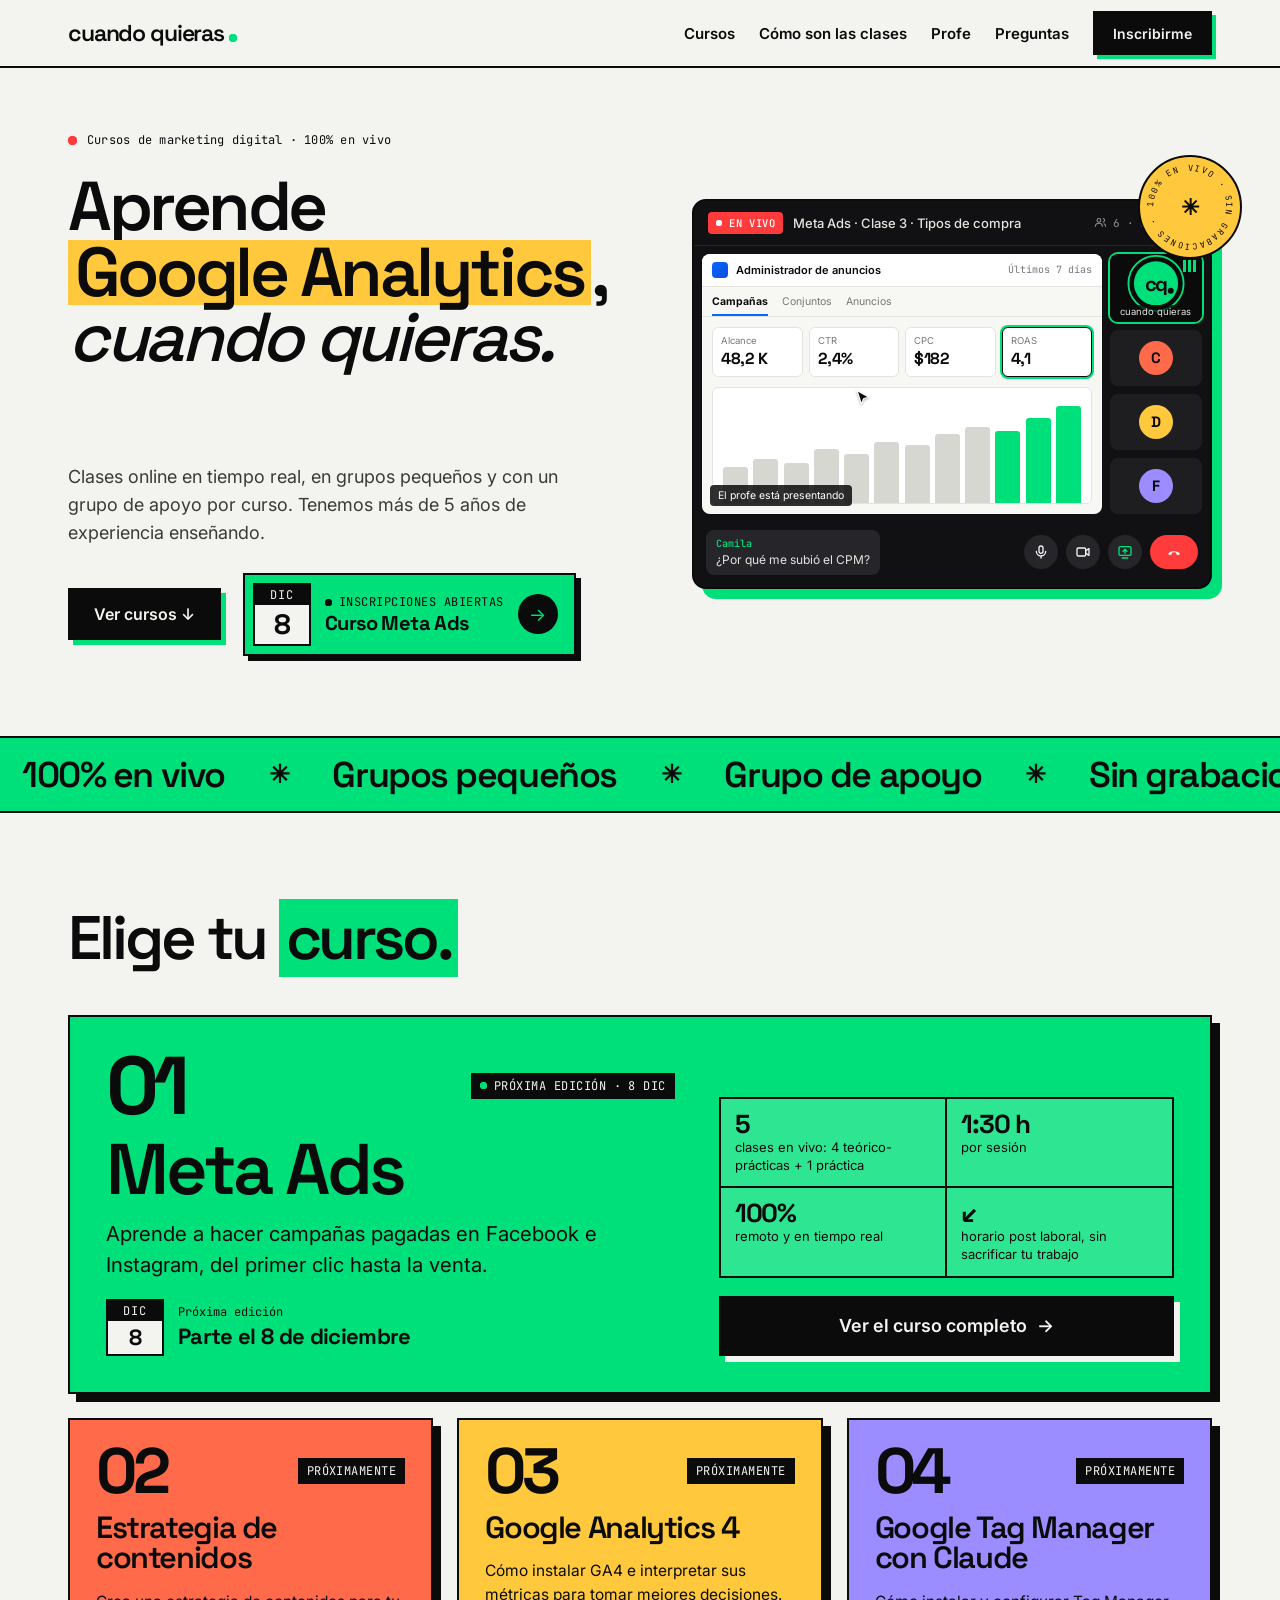
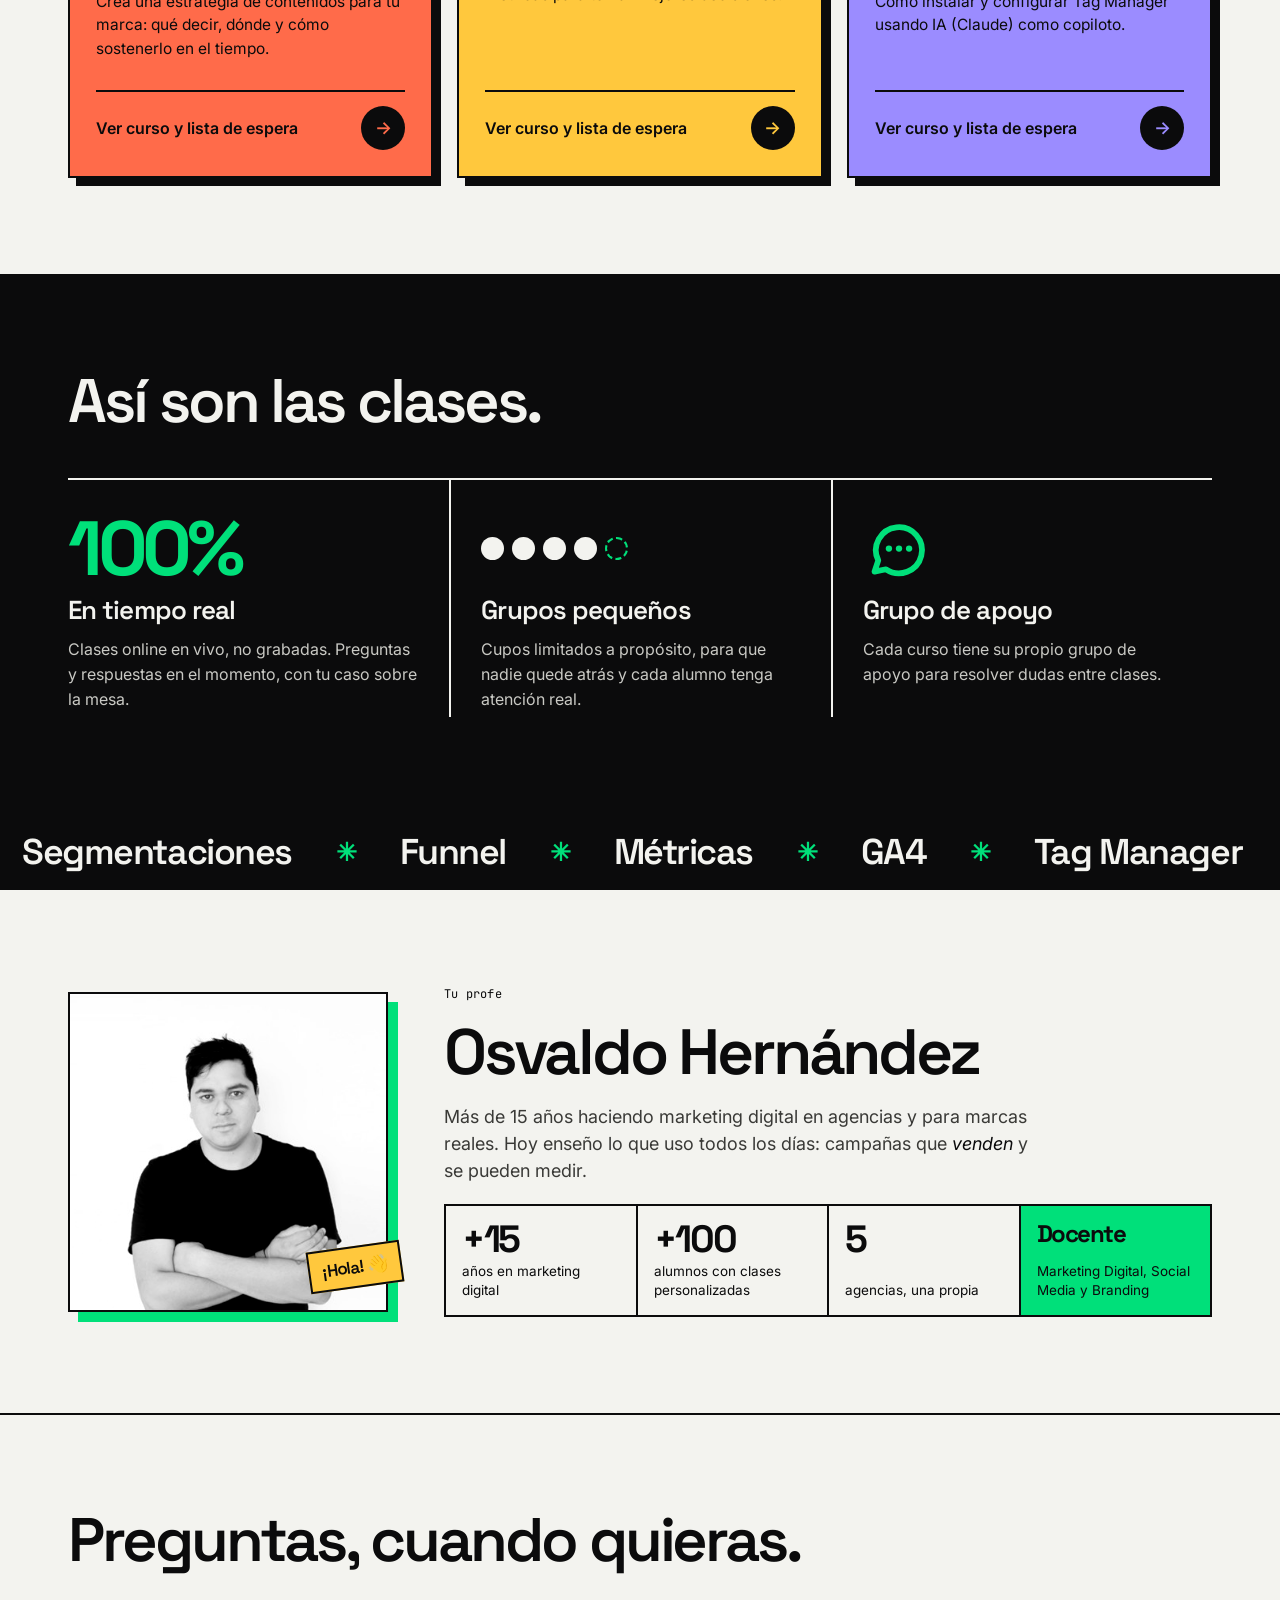
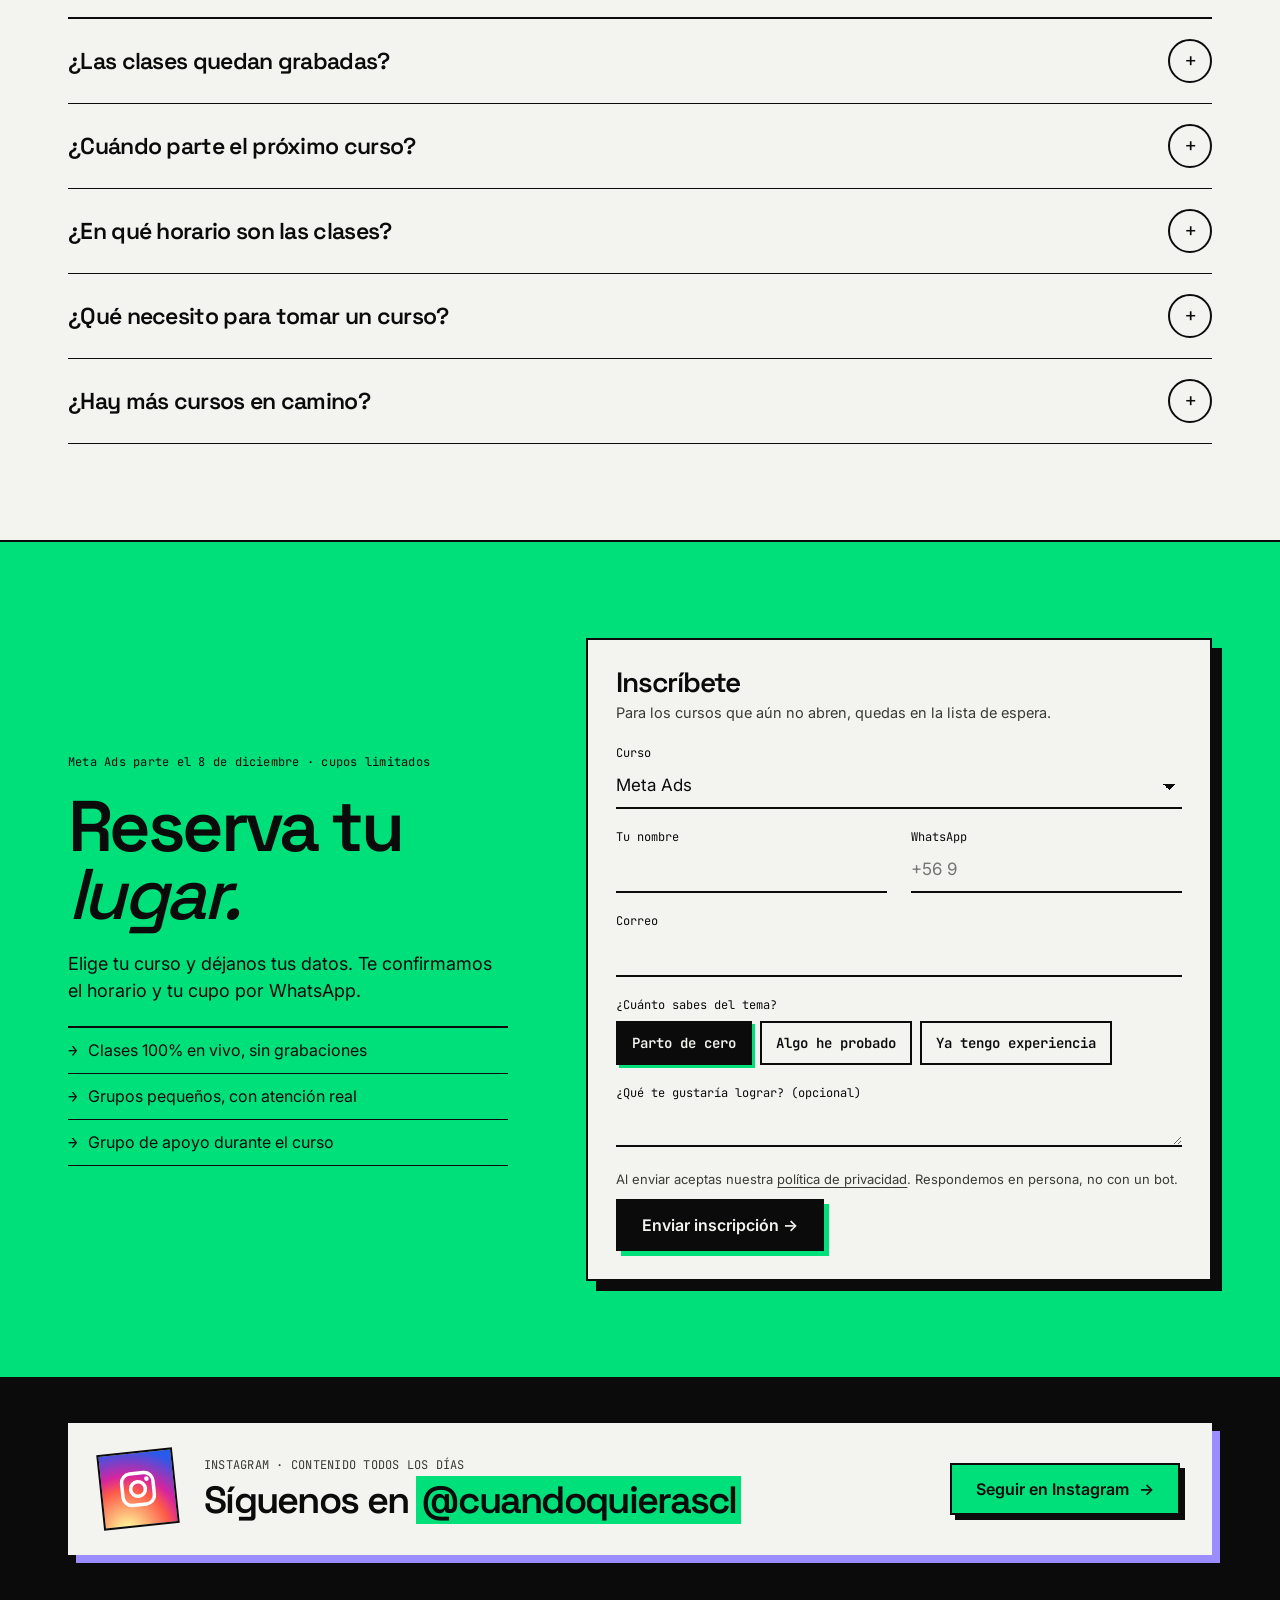
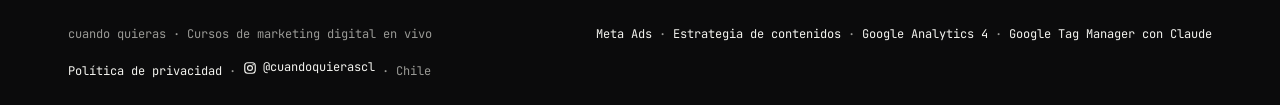
<file: index.html>
<!DOCTYPE html>
<html lang="es">
<head>
<meta charset="utf-8">
<!-- Google Tag Manager -->
<script>(function(w,d,s,l,i){w[l]=w[l]||[];w[l].push({'gtm.start':
new Date().getTime(),event:'gtm.js'});var f=d.getElementsByTagName(s)[0],
j=d.createElement(s),dl=l!='dataLayer'?'&l='+l:'';j.async=true;j.src=
'https://www.googletagmanager.com/gtm.js?id='+i+dl;f.parentNode.insertBefore(j,f);
})(window,document,'script','dataLayer','GTM-MJT5ZW97');</script>
<!-- End Google Tag Manager -->
<!-- Meta Pixel Code -->
<script>
!function(f,b,e,v,n,t,s)
{if(f.fbq)return;n=f.fbq=function(){n.callMethod?
n.callMethod.apply(n,arguments):n.queue.push(arguments)};
if(!f._fbq)f._fbq=n;n.push=n;n.loaded=!0;n.version='2.0';
n.queue=[];t=b.createElement(e);t.async=!0;
t.src=v;s=b.getElementsByTagName(e)[0];
s.parentNode.insertBefore(t,s)}(window, document,'script',
'https://connect.facebook.net/en_US/fbevents.js');
fbq('init', '610903285378216');
fbq('track', 'PageView');
</script>
<noscript><img height="1" width="1" style="display:none" alt="" src="https://www.facebook.com/tr?id=610903285378216&ev=PageView&noscript=1"></noscript>
<!-- End Meta Pixel Code -->
<meta name="viewport" content="width=device-width, initial-scale=1, viewport-fit=cover">
<title>cuando quieras — Cursos de marketing digital 100% en vivo</title>
<meta name="description" content="Cursos de Meta Ads, Google Analytics, Tag Manager y estrategia de contenidos. Clases 100% en vivo, en grupos pequeños y con grupo de apoyo.">
<link rel="canonical" href="https://www.cuandoquieras.cl/">
<meta name="theme-color" content="#F3F3EF">
<meta property="og:type" content="website">
<meta property="og:title" content="cuando quieras — Cursos de marketing digital 100% en vivo">
<meta property="og:description" content="Cursos de Meta Ads, Google Analytics, Tag Manager y estrategia de contenidos. Clases 100% en vivo, en grupos pequeños y con grupo de apoyo.">
<meta property="og:url" content="https://www.cuandoquieras.cl/">
<meta property="og:image" content="https://www.cuandoquieras.cl/og-image.png">
<meta property="og:locale" content="es_CL">
<meta name="twitter:card" content="summary_large_image">
<link rel="icon" type="image/png" sizes="64x64" href="/favicon.png">
<link rel="apple-touch-icon" href="/apple-touch-icon.png">
<link rel="preconnect" href="https://fonts.googleapis.com">
<link rel="preconnect" href="https://fonts.gstatic.com" crossorigin>
<link href="https://fonts.googleapis.com/css2?family=Space+Grotesk:wght@500;600;700&family=Inter:wght@400;500;600&family=JetBrains+Mono:wght@400;500&display=swap" rel="stylesheet">
<link rel="stylesheet" href="/styles.css">
</head>
<body class="c-green">
<!-- Google Tag Manager (noscript) -->
<noscript><iframe src="https://www.googletagmanager.com/ns.html?id=GTM-MJT5ZW97" height="0" width="0" style="display:none;visibility:hidden" title="Google Tag Manager"></iframe></noscript>
<!-- End Google Tag Manager (noscript) -->
<header class="top">
<div class="wrap">
<a href="/" class="logo" aria-label="cuando quieras, inicio">cuando quieras<span class="dot"></span></a>
<nav class="nav" aria-label="Principal">
<a href="/#cursos">Cursos</a>
<a href="/#clases">Cómo son las clases</a>
<a href="/#profe">Profe</a>
<a href="/#preguntas">Preguntas</a>
<a href="#inscribete" class="btn btn-ink" data-cta="header">Inscribirme</a>
</nav>
</div>
</header>

<main>
<section class="hero">
<div class="wrap">
<div class="hero-txt">
<span class="mono" style="display:inline-flex;align-items:center;gap:10px"><span class="dot" style="--dc:#FF3B3B"></span>Cursos de marketing digital · 100% en vivo</span>
<h1 class="display">Aprende <span class="rot" id="rot"><span class="rot-word">Meta Ads</span></span>, <em style="font-weight:500">cuando quieras.</em></h1>
<p class="hero-sub">Clases online en tiempo real, en grupos pequeños y con un grupo de apoyo por curso. Tenemos más de 5 años de experiencia enseñando.</p>
<div class="hero-cta">
<a href="#cursos" class="btn btn-ink">Ver cursos ↓</a>
<a href="/meta-ads" class="next-cta" data-curso="meta-ads"><span class="cal"><b>8</b><small>DIC</small></span><span class="next-txt"><small><span class="dot" style="--dc:#0B0B0C"></span>Inscripciones abiertas</small><b>Curso Meta Ads</b></span><span class="next-arr" aria-hidden="true">→</span></a>
</div>
</div>
<div class="hero-side"><div class="badge-spin" aria-hidden="true"><svg viewBox="0 0 132 132"><defs><path id="circ" d="M66,66 m-48,0 a48,48 0 1,1 96,0 a48,48 0 1,1 -96,0"/></defs><text font-family="JetBrains Mono, monospace" font-size="11.2" letter-spacing="2.4" fill="#0B0B0C"><textPath href="#circ">100% EN VIVO · SIN GRABACIONES · </textPath></text></svg><b>✳</b></div><div class="call" role="img" aria-label="Así se ve una clase: videollamada en vivo donde el profe comparte el administrador de anuncios con un grupo pequeño">
<div class="call-top"><span class="live-tag"><span class="dot"></span>EN VIVO</span><span class="call-title">Meta Ads · Clase 3 · Tipos de compra</span><span class="call-meta"><svg width="13" height="13" viewBox="0 0 24 24" fill="none" stroke="#8E8E8A" stroke-width="2"><circle cx="9" cy="8" r="3.5"/><path d="M2.5 20a6.5 6.5 0 0 1 13 0M16 4.5a3.5 3.5 0 0 1 0 7M18 14a6 6 0 0 1 3.5 6"/></svg>6 · <span id="live-clock">00:42:10</span></span></div>
<div class="call-body">
<div class="share">
<div class="share-bar"><i></i><span>Administrador de anuncios</span><span>Últimos 7 días</span></div>
<div class="share-tabs"><b>Campañas</b><span>Conjuntos</span><span>Anuncios</span></div>
<div class="kpis"><div class="kpi"><small>Alcance</small><b>48,2 K</b></div><div class="kpi"><small>CTR</small><b>2,4%</b></div><div class="kpi"><small>CPC</small><b>$182</b></div><div class="kpi focus"><small>ROAS</small><b>4,1</b></div></div>
<div class="chart"><i class="" style="height:34%;animation-delay:0.00s"></i><i class="" style="height:42%;animation-delay:0.06s"></i><i class="" style="height:38%;animation-delay:0.12s"></i><i class="" style="height:51%;animation-delay:0.18s"></i><i class="" style="height:47%;animation-delay:0.24s"></i><i class="" style="height:58%;animation-delay:0.30s"></i><i class="" style="height:55%;animation-delay:0.36s"></i><i class="" style="height:66%;animation-delay:0.42s"></i><i class="" style="height:72%;animation-delay:0.48s"></i><i class="g" style="height:69%;animation-delay:0.54s"></i><i class="g" style="height:81%;animation-delay:0.60s"></i><i class="g" style="height:92%;animation-delay:0.66s"></i></div>
<svg class="cursor" viewBox="0 0 24 24"><path d="M4 2l16 9-7 1.6L9.8 20z" fill="#0B0B0C" stroke="#fff" stroke-width="1.5" stroke-linejoin="round"/></svg>
<span class="presenting">El profe está presentando</span>
</div>
<div class="people">
<div class="p host"><svg class="host-art" viewBox="0 0 100 110" preserveAspectRatio="xMidYMid slice" aria-hidden="true"><rect width="100" height="110" fill="#0B0B0C"/><circle class="host-pulse" cx="50" cy="50" r="30" fill="none" stroke="#00E07A" stroke-width="2"/><circle cx="50" cy="50" r="24" fill="#00E07A"/><text x="50" y="58" text-anchor="middle" font-family="Space Grotesk, sans-serif" font-weight="700" font-size="22" letter-spacing="-1.5" fill="#0B0B0C">cq</text><circle cx="66" cy="58" r="3.2" fill="#0B0B0C"/><path d="M14 96h72" stroke="#26262A" stroke-width="2"/></svg><span class="eq"><i></i><i></i><i></i></span><span class="nm">cuando quieras</span></div>
<div class="p"><span class="av" style="background:#FF6B4A">C</span></div>
<div class="p"><span class="av" style="background:#FFC83D">D</span></div>
<div class="p"><span class="av" style="background:#9B8CFF">F</span></div>
</div>
</div>
<div class="call-foot"><div class="toast" id="live-chat" aria-hidden="true"><b>Camila</b>¿Por qué me subió el CPM?</div><div class="ctrls"><span class="ctrl"><svg viewBox="0 0 24 24" fill="none" stroke="#F3F3EF" stroke-width="2" stroke-linecap="round"><rect x="9" y="3" width="6" height="11" rx="3"/><path d="M5 11a7 7 0 0 0 14 0M12 18v3"/></svg></span><span class="ctrl"><svg viewBox="0 0 24 24" fill="none" stroke="#F3F3EF" stroke-width="2" stroke-linejoin="round"><rect x="3" y="6" width="13" height="12" rx="2"/><path d="M16 10l5-3v10l-5-3z"/></svg></span><span class="ctrl"><svg viewBox="0 0 24 24" fill="none" stroke="#00E07A" stroke-width="2" stroke-linecap="round" stroke-linejoin="round"><rect x="3" y="4" width="18" height="13" rx="2"/><path d="M12 14V8M9 11l3-3 3 3M8 21h8"/></svg></span><span class="ctrl end"><svg viewBox="0 0 24 24" fill="#fff"><path d="M3 14.5c4.9-4.7 13.1-4.7 18 0l-2.3 2.3-3.4-1.6v-2.4a11 11 0 0 0-6.6 0v2.4l-3.4 1.6z"/></svg></span></div></div>
</div></div>
</div>
</section>
<div class="band " aria-hidden="true"><div class="band-track"><span>100% en vivo</span><span>Grupos pequeños</span><span>Grupo de apoyo</span><span>Sin grabaciones</span><span>Horario post laboral</span><span>100% en vivo</span><span>Grupos pequeños</span><span>Grupo de apoyo</span><span>Sin grabaciones</span><span>Horario post laboral</span></div></div>

<section class="sec" id="cursos">
<div class="wrap sec-in">
<div class="sec-head"><h2 class="display">Elige tu <span class="hl">curso.</span></h2></div>
<div class="courses">
<a href="/meta-ads" class="course feat c-green" data-curso="meta-ads">
<div class="feat-l">
<div class="course-top"><span class="course-n">01</span><span class="status"><span class="dot"></span>PRÓXIMA EDICIÓN · 8 DIC</span></div>
<h3>Meta Ads</h3>
<p style="font-size:clamp(18px,1.6vw,22px);max-width:620px">Aprende a hacer campañas pagadas en Facebook e Instagram, del primer clic hasta la venta.</p>
<div class="when"><span class="cal"><b>8</b><small>DIC</small></span><span><small>Próxima edición</small><b>Parte el 8 de diciembre</b></span></div>
</div>
<div class="feat-r">
<div class="feat-facts"><div><b>5</b><span>clases en vivo: 4 teórico-prácticas + 1 práctica</span></div><div><b>1:30 h</b><span>por sesión</span></div><div><b>100%</b><span>remoto y en tiempo real</span></div><div><b>↙</b><span>horario post laboral, sin sacrificar tu trabajo</span></div></div>
<span class="btn btn-ink feat-cta">Ver el curso completo <span aria-hidden="true">→</span></span>
</div>
</a>
<a href="/estrategia-de-contenidos" class="course c-coral" data-curso="estrategia-de-contenidos">
<div class="course-top"><span class="course-n">02</span><span class="status">PRÓXIMAMENTE</span></div>
<h3>Estrategia de contenidos</h3>
<p>Crea una estrategia de contenidos para tu marca: qué decir, dónde y cómo sostenerlo en el tiempo.</p>
<div class="course-go">Ver curso y lista de espera<span class="arr">→</span></div>
</a>
<a href="/google-analytics" class="course c-sun" data-curso="google-analytics">
<div class="course-top"><span class="course-n">03</span><span class="status">PRÓXIMAMENTE</span></div>
<h3>Google Analytics 4</h3>
<p>Cómo instalar GA4 e interpretar sus métricas para tomar mejores decisiones.</p>
<div class="course-go">Ver curso y lista de espera<span class="arr">→</span></div>
</a>
<a href="/google-tag-manager" class="course c-lila" data-curso="google-tag-manager">
<div class="course-top"><span class="course-n">04</span><span class="status">PRÓXIMAMENTE</span></div>
<h3>Google Tag Manager con Claude</h3>
<p>Cómo instalar y configurar Tag Manager usando IA (Claude) como copiloto.</p>
<div class="course-go">Ver curso y lista de espera<span class="arr">→</span></div>
</a>
</div>
</div>
</section>

<section class="sec dark" id="clases">
<div class="wrap sec-in">
<div class="sec-head"><h2 class="display">Así son las clases.</h2></div>
<div class="attrs">
<div class="attr"><span class="attr-big">100%</span><h3>En tiempo real</h3><p>Clases online en vivo, no grabadas. Preguntas y respuestas en el momento, con tu caso sobre la mesa.</p></div>
<div class="attr"><span class="seats" aria-hidden="true"><i></i><i></i><i></i><i></i><i></i></span><h3>Grupos pequeños</h3><p>Cupos limitados a propósito, para que nadie quede atrás y cada alumno tenga atención real.</p></div>
<div class="attr"><span class="attr-ico" aria-hidden="true"><svg viewBox="0 0 24 24" fill="none"><path d="M4 20l1.3-3.9A8 8 0 1 1 8 19.2L4 20z" stroke="#00E07A" stroke-width="2" stroke-linejoin="round"/><circle cx="9" cy="12" r="1.1" fill="#00E07A"/><circle cx="12.5" cy="12" r="1.1" fill="#00E07A"/><circle cx="16" cy="12" r="1.1" fill="#00E07A"/></svg></span><h3>Grupo de apoyo</h3><p>Cada curso tiene su propio grupo de apoyo para resolver dudas entre clases.</p></div>
</div>
</div>
</section>
<div class="band ink" aria-hidden="true"><div class="band-track"><span>Segmentaciones</span><span>Funnel</span><span>Métricas</span><span>GA4</span><span>Tag Manager</span><span>Contenidos</span><span>Campañas reales</span><span>Segmentaciones</span><span>Funnel</span><span>Métricas</span><span>GA4</span><span>Tag Manager</span><span>Contenidos</span><span>Campañas reales</span></div></div>

<section class="sec" id="profe">
<div class="wrap sec-in">
<div class="profe">
<div class="profe-pic"><div class="ph"><img src="/osvaldo.jpg" alt="Osvaldo Hernández, profe de cuando quieras" width="400" height="400"></div><span class="sticker">¡Hola! 👋</span></div>
<div class="profe-txt">
<span class="mono">Tu profe</span>
<h2 class="display">Osvaldo Hernández</h2>
<p>Más de 15 años haciendo marketing digital en agencias y para marcas reales. Hoy enseño lo que uso todos los días: campañas que <em style="color:var(--ink)">venden</em> y se pueden medir.</p>
<div class="stats">
<div><b>+15</b><span>años en marketing digital</span></div>
<div><b>+100</b><span>alumnos con clases personalizadas</span></div>
<div><b>5</b><span>agencias, una propia</span></div>
<div style="background:var(--green)"><b style="font-size:24px;line-height:1">Docente</b><span>Marketing Digital, Social Media y Branding</span></div>
</div>
</div>
</div>
</div>
</section>

<section class="sec" id="preguntas">
<div class="wrap sec-in">
<div class="sec-head"><h2 class="display">Preguntas, cuando quieras.</h2></div>
<div class="faq"><details><summary>¿Las clases quedan grabadas?</summary><p>No. Las clases son 100% en vivo, en tiempo real. Por eso los grupos son pequeños y cada curso tiene su grupo de apoyo para las dudas entre clases.</p></details><details><summary>¿Cuándo parte el próximo curso?</summary><p>El próximo curso de Meta Ads parte el 8 de diciembre. Los cupos son limitados: inscríbete y te confirmamos el horario y tu cupo por WhatsApp.</p></details><details><summary>¿En qué horario son las clases?</summary><p>En horario post laboral, pensado para quienes trabajan durante el día.</p></details><details><summary>¿Qué necesito para tomar un curso?</summary><p>Un computador con buena conexión a internet. Las clases son 100% remotas.</p></details><details><summary>¿Hay más cursos en camino?</summary><p>Sí: Estrategia de contenidos, Google Analytics 4 y Google Tag Manager con Claude. Puedes sumarte a la lista de espera de cada uno desde su página.</p></details></div>
</div>
</section>

<section class="signup c-green">
<div class="wrap">
<div class="signup-txt">
<span class="mono">Meta Ads parte el 8 de diciembre · cupos limitados</span>
<h2 class="display">Reserva tu<br><em style="font-weight:500">lugar.</em></h2>
<p>Elige tu curso y déjanos tus datos. Te confirmamos el horario y tu cupo por WhatsApp.</p>
<ul><li><span>→</span>Clases 100% en vivo, sin grabaciones</li><li><span>→</span>Grupos pequeños, con atención real</li><li><span>→</span>Grupo de apoyo durante el curso</li></ul>
</div>
<div class="fcard" id="inscribete">
<div class="fcard-h"><b>Inscríbete</b><span>Para los cursos que aún no abren, quedas en la lista de espera.</span></div>
<form class="form js-ins" action="https://formsubmit.co/osvaldo.hernandez.o@gmail.com" method="POST" novalidate>
<div class="field full"><label for="h-curso">Curso</label><select id="h-curso" class="in" name="curso_slug"><option value="meta-ads">Meta Ads</option><option value="estrategia-de-contenidos">Estrategia de contenidos (lista de espera)</option><option value="google-analytics">Google Analytics 4 (lista de espera)</option><option value="google-tag-manager">Google Tag Manager con Claude (lista de espera)</option></select></div>
<div class="field"><label for="h-nombre">Tu nombre</label><input id="h-nombre" class="in" type="text" name="nombre" autocomplete="name" required></div>
<div class="field"><label for="h-wa">WhatsApp</label><input id="h-wa" class="in" type="tel" name="whatsapp" autocomplete="tel" inputmode="tel" placeholder="+56 9" required></div>
<div class="field full"><label for="h-email">Correo</label><input id="h-email" class="in" type="email" name="email" autocomplete="email" inputmode="email" required></div>
<fieldset class="field full"><legend>¿Cuánto sabes del tema?</legend><div class="chips"><label><input type="radio" name="nivel" value="Parto de cero" checked><span>Parto de cero</span></label><label><input type="radio" name="nivel" value="Algo he probado"><span>Algo he probado</span></label><label><input type="radio" name="nivel" value="Ya tengo experiencia"><span>Ya tengo experiencia</span></label></div></fieldset>
<div class="field full"><label for="h-obj">¿Qué te gustaría lograr? (opcional)</label><textarea id="h-obj" class="in" name="objetivo" rows="1"></textarea></div>
<input type="hidden" name="tipo" value="Inscripción">
<input type="hidden" name="_subject" value="Inscripción: Meta Ads — cuando quieras">
<input type="hidden" name="_captcha" value="false">
<input type="hidden" name="_template" value="table">
<input type="text" name="_honey" style="display:none" tabindex="-1" autocomplete="off" aria-hidden="true">
<p class="err" role="alert" hidden></p>
<div class="form-end"><small>Al enviar aceptas nuestra <a href="/privacidad" target="_blank" rel="noopener" style="text-decoration:underline;text-underline-offset:3px">política de privacidad</a>. Respondemos en persona, no con un bot.</small><button type="submit" class="btn btn-ink">Enviar inscripción →</button></div>
</form>
<div class="done" hidden>
<span class="mono">Recibido ✓</span>
<h3 class="done-h">¡Listo!</h3>
<p class="done-p">Te escribimos por WhatsApp en menos de 24 h.</p>
<div class="done-actions"><a href="https://wa.me/56951179298" target="_blank" rel="noopener" class="btn btn-ink done-wa" data-ubicacion="inscripcion_ok">Escribir ahora por WhatsApp</a><a href="/#cursos" class="link">Ver otros cursos</a></div>
</div>
</div>
</div>
</section>
</main>
<a href="https://wa.me/56951179298?text=Hola%2C%20quiero%20informaci%C3%B3n%20sobre%20los%20cursos%20de%20cuando%20quieras" target="_blank" rel="noopener" class="wa off" data-ubicacion="boton_flotante" aria-label="Escríbenos por WhatsApp"><span class="dot"></span><svg width="20" height="20" viewBox="0 0 24 24" fill="none" aria-hidden="true"><path d="M4 20l1.3-3.9A8 8 0 1 1 8 19.2L4 20z" stroke="currentColor" stroke-width="1.8" stroke-linejoin="round"/><path d="M9 10.5c.5 1.6 1.9 3 3.5 3.5l1.2-1.1 2 .9c-.2 1.1-1.1 1.7-2.1 1.6A6.5 6.5 0 0 1 7.6 9.4c-.1-1 .5-1.9 1.6-2.1l.9 2-1.1 1.2z" fill="currentColor"/></svg><span class="wa-t">WhatsApp</span></a>
<section class="igband" aria-label="Instagram de cuando quieras">
<div class="wrap">
<a href="https://www.instagram.com/cuandoquierascl/" target="_blank" rel="noopener" class="ig-card" data-ubicacion="banda_instagram">
<span class="ig-tile"><svg viewBox="0 0 24 24" fill="none" aria-hidden="true"><rect x="3" y="3" width="18" height="18" rx="5" stroke="currentColor" stroke-width="2"/><circle cx="12" cy="12" r="4.2" stroke="currentColor" stroke-width="2"/><circle cx="17.4" cy="6.6" r="1.3" fill="currentColor"/></svg></span>
<span class="ig-txt"><span class="mono ig-kick">Instagram · contenido todos los días</span><b class="ig-h">Síguenos en <span class="ig-handle">@cuandoquierascl</span></b></span>
<span class="btn btn-c ig-btn">Seguir en Instagram <span aria-hidden="true">→</span></span>
</a>
</div>
</section>
<footer class="foot">
<div class="wrap">
<span>cuando quieras · Cursos de marketing digital en vivo</span>
<span><a href="/meta-ads">Meta Ads</a> · <a href="/estrategia-de-contenidos">Estrategia de contenidos</a> · <a href="/google-analytics">Google Analytics 4</a> · <a href="/google-tag-manager">Google Tag Manager con Claude</a></span>
<span><a href="/privacidad">Política de privacidad</a> · <a href="https://www.instagram.com/cuandoquierascl/" target="_blank" rel="noopener" class="foot-ig" data-ubicacion="footer"><svg viewBox="0 0 24 24" fill="none" aria-hidden="true"><rect x="3" y="3" width="18" height="18" rx="5" stroke="currentColor" stroke-width="2"/><circle cx="12" cy="12" r="4.2" stroke="currentColor" stroke-width="2"/><circle cx="17.4" cy="6.6" r="1.3" fill="currentColor"/></svg>@cuandoquierascl</a> · Chile</span>
</div>
</footer>
<script src="/main.js" defer></script>
</body>
</html>
</file>
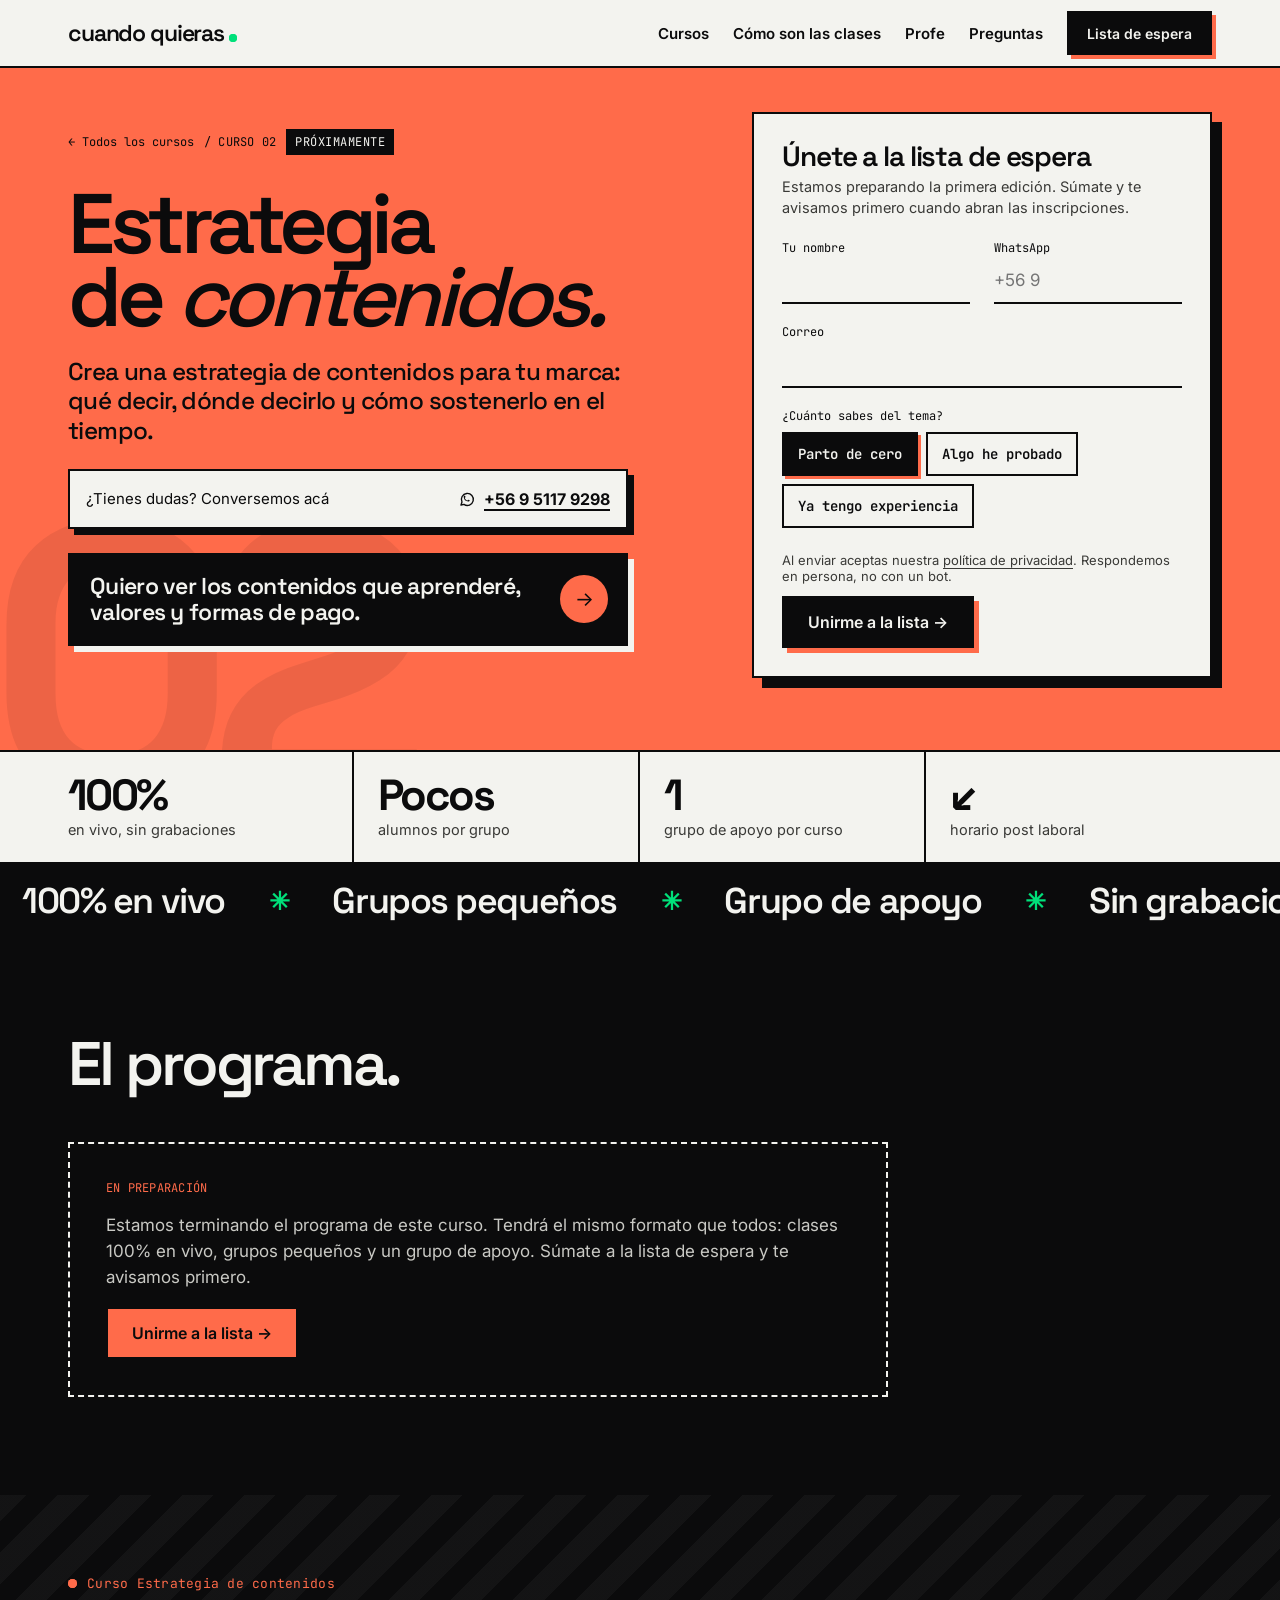
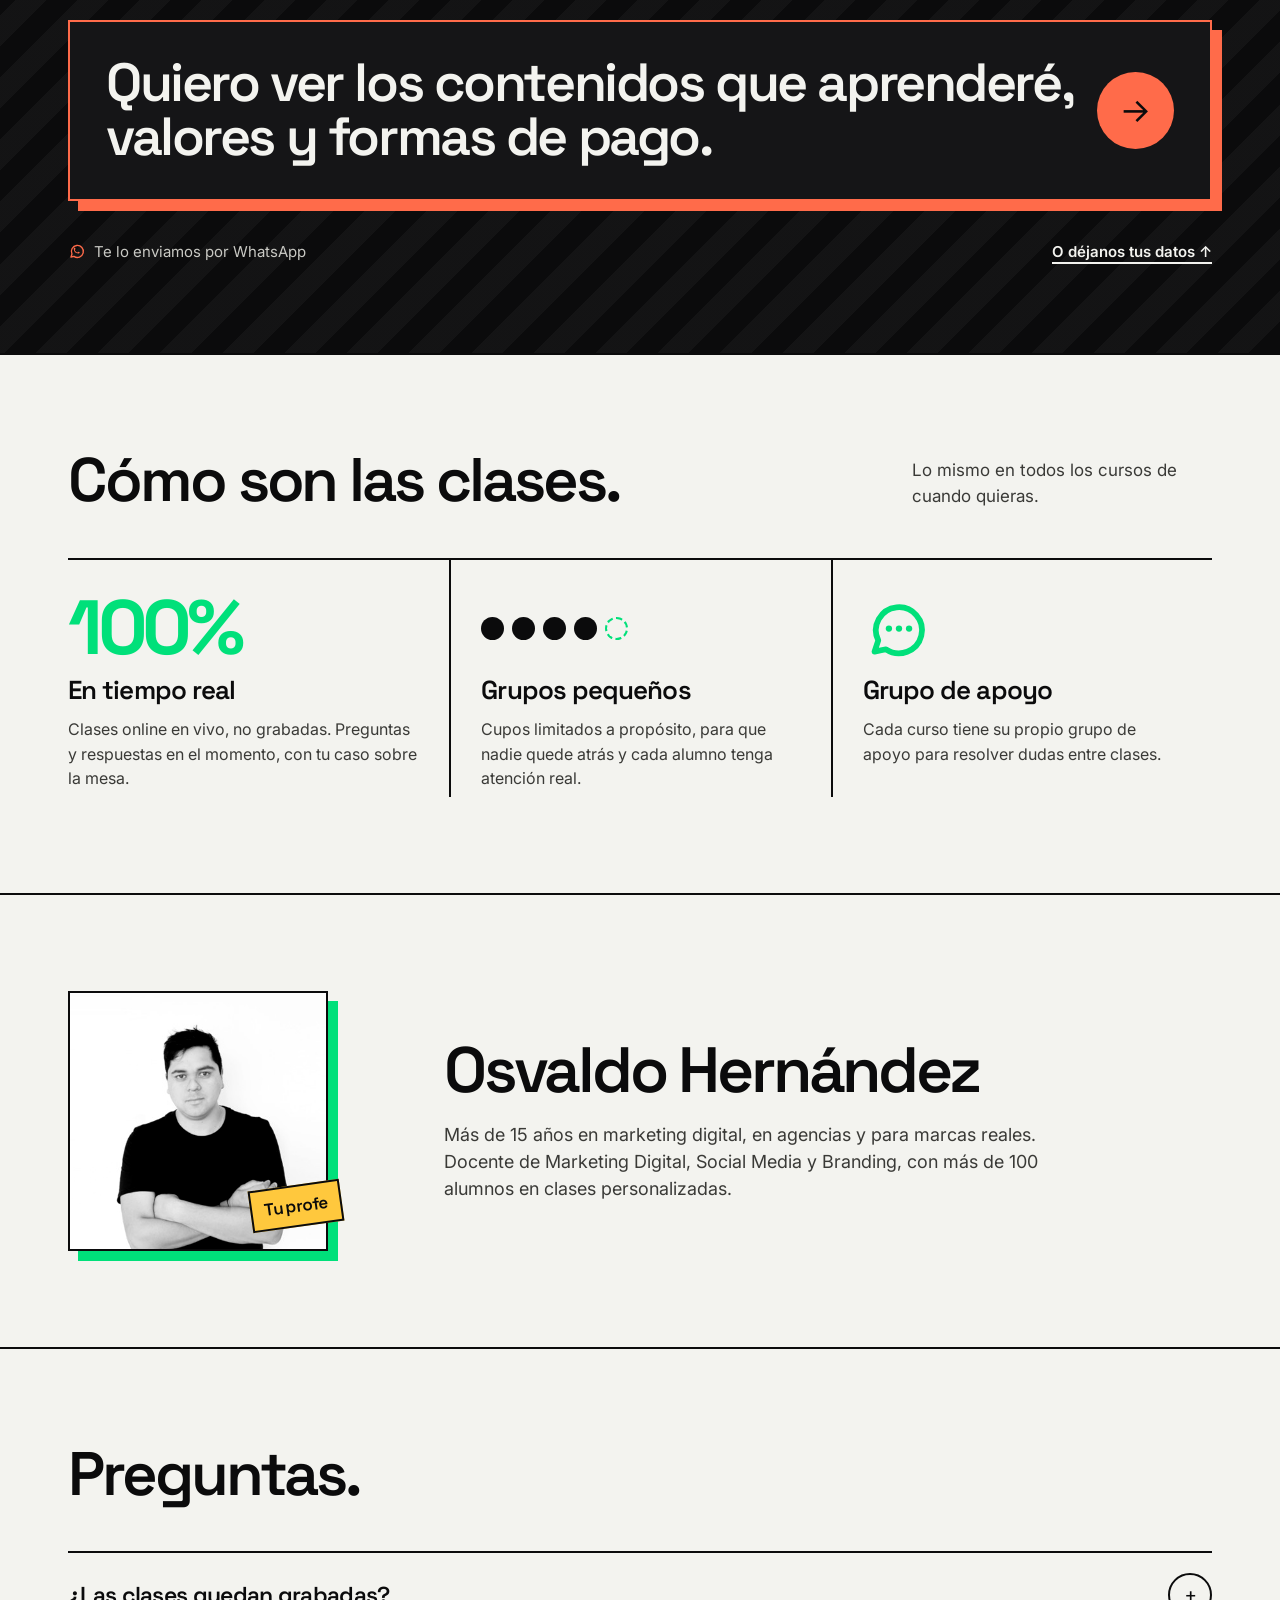
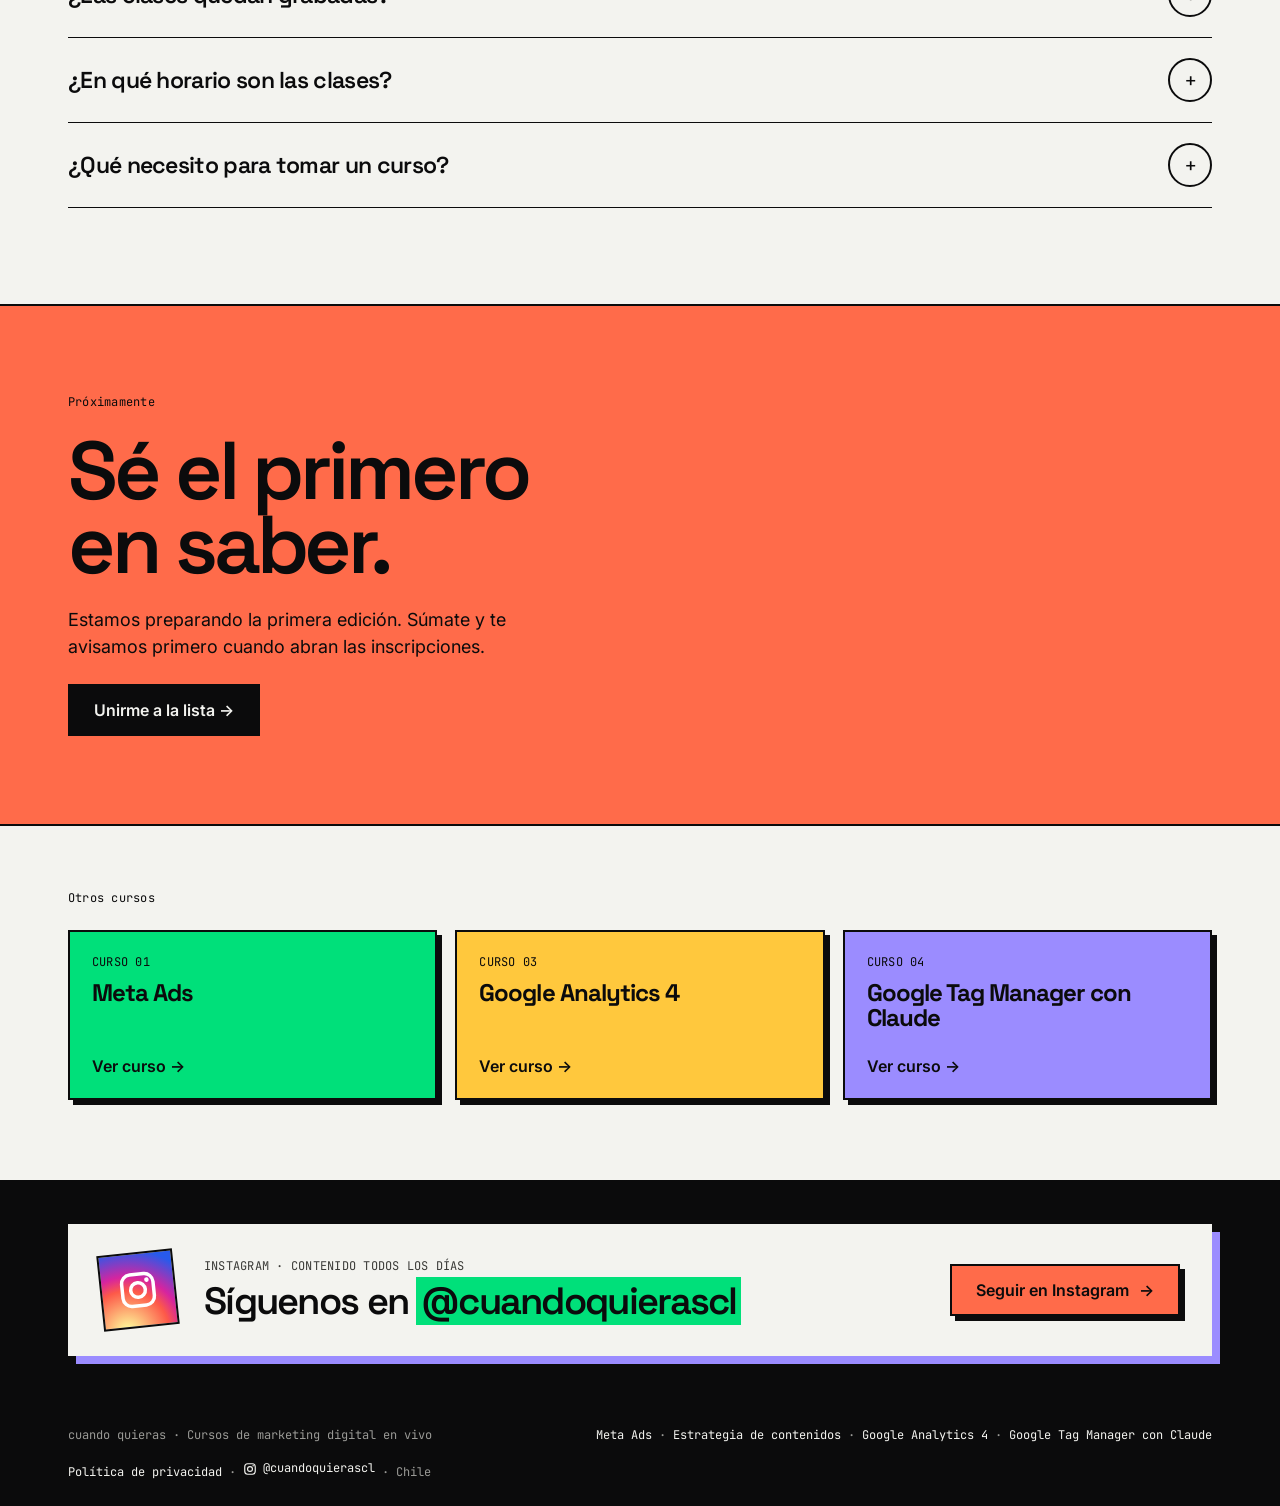
<file: estrategia-de-contenidos.html>
<!DOCTYPE html>
<html lang="es">
<head>
<meta charset="utf-8">
<!-- Google Tag Manager -->
<script>(function(w,d,s,l,i){w[l]=w[l]||[];w[l].push({'gtm.start':
new Date().getTime(),event:'gtm.js'});var f=d.getElementsByTagName(s)[0],
j=d.createElement(s),dl=l!='dataLayer'?'&l='+l:'';j.async=true;j.src=
'https://www.googletagmanager.com/gtm.js?id='+i+dl;f.parentNode.insertBefore(j,f);
})(window,document,'script','dataLayer','GTM-MJT5ZW97');</script>
<!-- End Google Tag Manager -->
<!-- Meta Pixel Code -->
<script>
!function(f,b,e,v,n,t,s)
{if(f.fbq)return;n=f.fbq=function(){n.callMethod?
n.callMethod.apply(n,arguments):n.queue.push(arguments)};
if(!f._fbq)f._fbq=n;n.push=n;n.loaded=!0;n.version='2.0';
n.queue=[];t=b.createElement(e);t.async=!0;
t.src=v;s=b.getElementsByTagName(e)[0];
s.parentNode.insertBefore(t,s)}(window, document,'script',
'https://connect.facebook.net/en_US/fbevents.js');
fbq('init', '610903285378216');
fbq('track', 'PageView');
</script>
<noscript><img height="1" width="1" style="display:none" alt="" src="https://www.facebook.com/tr?id=610903285378216&ev=PageView&noscript=1"></noscript>
<!-- End Meta Pixel Code -->
<meta name="viewport" content="width=device-width, initial-scale=1, viewport-fit=cover">
<title>Curso Estrategia de contenidos en vivo — cuando quieras</title>
<meta name="description" content="Crea una estrategia de contenidos para tu marca: qué decir, dónde decirlo y cómo sostenerlo en el tiempo. Clases 100% en vivo, grupos pequeños y grupo de apoyo.">
<link rel="canonical" href="https://www.cuandoquieras.cl/estrategia-de-contenidos">
<meta name="theme-color" content="#F3F3EF">
<meta property="og:type" content="website">
<meta property="og:title" content="Curso Estrategia de contenidos en vivo — cuando quieras">
<meta property="og:description" content="Crea una estrategia de contenidos para tu marca: qué decir, dónde decirlo y cómo sostenerlo en el tiempo. Clases 100% en vivo, grupos pequeños y grupo de apoyo.">
<meta property="og:url" content="https://www.cuandoquieras.cl/estrategia-de-contenidos">
<meta property="og:image" content="https://www.cuandoquieras.cl/og-image.png">
<meta property="og:locale" content="es_CL">
<meta name="twitter:card" content="summary_large_image">
<link rel="icon" type="image/png" sizes="64x64" href="/favicon.png">
<link rel="apple-touch-icon" href="/apple-touch-icon.png">
<link rel="preconnect" href="https://fonts.googleapis.com">
<link rel="preconnect" href="https://fonts.gstatic.com" crossorigin>
<link href="https://fonts.googleapis.com/css2?family=Space+Grotesk:wght@500;600;700&family=Inter:wght@400;500;600&family=JetBrains+Mono:wght@400;500&display=swap" rel="stylesheet">
<link rel="stylesheet" href="/styles.css">
</head>
<body class="c-coral">
<!-- Google Tag Manager (noscript) -->
<noscript><iframe src="https://www.googletagmanager.com/ns.html?id=GTM-MJT5ZW97" height="0" width="0" style="display:none;visibility:hidden" title="Google Tag Manager"></iframe></noscript>
<!-- End Google Tag Manager (noscript) -->
<header class="top">
<div class="wrap">
<a href="/" class="logo" aria-label="cuando quieras, inicio">cuando quieras<span class="dot"></span></a>
<nav class="nav" aria-label="Principal">
<a href="/#cursos">Cursos</a>
<a href="/#clases">Cómo son las clases</a>
<a href="/#profe">Profe</a>
<a href="/#preguntas">Preguntas</a>
<a href="#inscribete" class="btn btn-ink" data-cta="header">Lista de espera</a>
</nav>
</div>
</header>

<main data-curso="estrategia-de-contenidos">
<section class="lhero">
<span class="ghost-n" aria-hidden="true">02</span>
<div class="wrap">
<div class="lhero-txt">
<div class="crumbs"><a href="/#cursos">← Todos los cursos</a><span class="mono">/ CURSO 02</span><span class="status">PRÓXIMAMENTE</span></div>
<h1 class="display">Estrategia<br>de <em>contenidos.</em></h1>
<p>Crea una estrategia de contenidos para tu marca: qué decir, dónde decirlo y cómo sostenerlo en el tiempo.</p>
<div class="next-box"><a href="https://wa.me/56951179298?text=Hola%2C%20tengo%20una%20duda%20sobre%20el%20curso%20de%20Estrategia%20de%20contenidos" target="_blank" rel="noopener" class="ask" data-ubicacion="hero_dudas"><span>¿Tienes dudas? Conversemos acá</span><b><svg width="20" height="20" viewBox="0 0 24 24" fill="none" aria-hidden="true"><path d="M4 20l1.3-3.9A8 8 0 1 1 8 19.2L4 20z" stroke="currentColor" stroke-width="1.8" stroke-linejoin="round"/><path d="M9 10.5c.5 1.6 1.9 3 3.5 3.5l1.2-1.1 2 .9c-.2 1.1-1.1 1.7-2.1 1.6A6.5 6.5 0 0 1 7.6 9.4c-.1-1 .5-1.9 1.6-2.1l.9 2-1.1 1.2z" fill="currentColor"/></svg> +56 9 5117 9298</b></a></div>
<a href="https://wa.me/56951179298?text=Hola%2C%20quiero%20ver%20los%20contenidos%20que%20aprender%C3%A9%2C%20valores%20y%20formas%20de%20pago%20del%20curso%20de%20Estrategia%20de%20contenidos" target="_blank" rel="noopener" class="hcall" data-ubicacion="hero_llamado_info"><span class="hcall-t">Quiero ver los contenidos que aprenderé, valores y formas de pago.</span><span class="hcall-arr" aria-hidden="true">→</span></a>
</div>
<div class="fcard" id="inscribete">
<div class="fcard-h"><b>Únete a la lista de espera</b><span>Estamos preparando la primera edición. Súmate y te avisamos primero cuando abran las inscripciones.</span></div>
<form class="form js-ins" action="https://formsubmit.co/osvaldo.hernandez.o@gmail.com" method="POST" novalidate>
<input type="hidden" name="curso_slug" value="estrategia-de-contenidos">
<div class="field"><label for="c-nombre">Tu nombre</label><input id="c-nombre" class="in" type="text" name="nombre" autocomplete="name" required></div>
<div class="field"><label for="c-wa">WhatsApp</label><input id="c-wa" class="in" type="tel" name="whatsapp" autocomplete="tel" inputmode="tel" placeholder="+56 9" required></div>
<div class="field full"><label for="c-email">Correo</label><input id="c-email" class="in" type="email" name="email" autocomplete="email" inputmode="email" required></div>
<fieldset class="field full"><legend>¿Cuánto sabes del tema?</legend><div class="chips"><label><input type="radio" name="nivel" value="Parto de cero" checked><span>Parto de cero</span></label><label><input type="radio" name="nivel" value="Algo he probado"><span>Algo he probado</span></label><label><input type="radio" name="nivel" value="Ya tengo experiencia"><span>Ya tengo experiencia</span></label></div></fieldset>

<input type="hidden" name="tipo" value="Lista de espera">
<input type="hidden" name="_subject" value="Lista de espera: Estrategia de contenidos — cuando quieras">
<input type="hidden" name="_captcha" value="false">
<input type="hidden" name="_template" value="table">
<input type="text" name="_honey" style="display:none" tabindex="-1" autocomplete="off" aria-hidden="true">
<p class="err" role="alert" hidden></p>
<div class="form-end"><small>Al enviar aceptas nuestra <a href="/privacidad" target="_blank" rel="noopener" style="text-decoration:underline;text-underline-offset:3px">política de privacidad</a>. Respondemos en persona, no con un bot.</small><button type="submit" class="btn btn-ink">Unirme a la lista →</button></div>
</form>
<div class="done" hidden>
<span class="mono">Recibido ✓</span>
<h3 class="done-h">¡Listo!</h3>
<p class="done-p">Te escribimos por WhatsApp en menos de 24 h.</p>
<div class="done-actions"><a href="https://wa.me/56951179298" target="_blank" rel="noopener" class="btn btn-ink done-wa" data-ubicacion="inscripcion_ok">Escribir ahora por WhatsApp</a><a href="/#cursos" class="link">Ver otros cursos</a></div>
</div>
</div>
</div>
</section>
<div class="facts-wrap"><div class="wrap facts"><div><b>100%</b><span>en vivo, sin grabaciones</span></div><div><b>Pocos</b><span>alumnos por grupo</span></div><div><b>1</b><span>grupo de apoyo por curso</span></div><div><b>↙</b><span>horario post laboral</span></div></div></div>
<div class="band ink" aria-hidden="true"><div class="band-track"><span>100% en vivo</span><span>Grupos pequeños</span><span>Grupo de apoyo</span><span>Sin grabaciones</span><span>Horario post laboral</span><span>100% en vivo</span><span>Grupos pequeños</span><span>Grupo de apoyo</span><span>Sin grabaciones</span><span>Horario post laboral</span></div></div>

<section class="sec dark" id="programa">
<div class="wrap sec-in">
<div class="sec-head"><h2 class="display">El programa.</h2></div>
<div class="soon-box"><span class="mono" style="color:var(--c)">EN PREPARACIÓN</span><p>Estamos terminando el programa de este curso. Tendrá el mismo formato que todos: clases 100% en vivo, grupos pequeños y un grupo de apoyo. Súmate a la lista de espera y te avisamos primero.</p><a href="#inscribete" class="btn btn-c" data-cta="programa" style="align-self:flex-start">Unirme a la lista →</a></div>
</div>
</section>

<section class="callout">
<div class="wrap">
<span class="mono callout-k"><span class="dot"></span>Curso Estrategia de contenidos</span>
<a href="https://wa.me/56951179298?text=Hola%2C%20quiero%20ver%20los%20contenidos%20que%20aprender%C3%A9%2C%20valores%20y%20formas%20de%20pago%20del%20curso%20de%20Estrategia%20de%20contenidos" target="_blank" rel="noopener" class="callout-link" data-ubicacion="llamado_info">
<span class="callout-t">Quiero ver los contenidos que aprenderé, valores y formas de pago.</span>
<span class="callout-arr" aria-hidden="true">→</span>
</a>
<div class="callout-foot"><span><svg width="20" height="20" viewBox="0 0 24 24" fill="none" aria-hidden="true"><path d="M4 20l1.3-3.9A8 8 0 1 1 8 19.2L4 20z" stroke="currentColor" stroke-width="1.8" stroke-linejoin="round"/><path d="M9 10.5c.5 1.6 1.9 3 3.5 3.5l1.2-1.1 2 .9c-.2 1.1-1.1 1.7-2.1 1.6A6.5 6.5 0 0 1 7.6 9.4c-.1-1 .5-1.9 1.6-2.1l.9 2-1.1 1.2z" fill="currentColor"/></svg> Te lo enviamos por WhatsApp</span><a href="#inscribete" class="link" data-cta="llamado">O déjanos tus datos ↑</a></div>
</div>
</section>

<section class="sec" id="clases">
<div class="wrap sec-in">
<div class="sec-head"><h2 class="display">Cómo son las clases.</h2><p>Lo mismo en todos los cursos de cuando quieras.</p></div>
<div class="attrs">
<div class="attr"><span class="attr-big">100%</span><h3>En tiempo real</h3><p>Clases online en vivo, no grabadas. Preguntas y respuestas en el momento, con tu caso sobre la mesa.</p></div>
<div class="attr"><span class="seats" aria-hidden="true"><i></i><i></i><i></i><i></i><i></i></span><h3>Grupos pequeños</h3><p>Cupos limitados a propósito, para que nadie quede atrás y cada alumno tenga atención real.</p></div>
<div class="attr"><span class="attr-ico" aria-hidden="true"><svg viewBox="0 0 24 24" fill="none"><path d="M4 20l1.3-3.9A8 8 0 1 1 8 19.2L4 20z" stroke="#00E07A" stroke-width="2" stroke-linejoin="round"/><circle cx="9" cy="12" r="1.1" fill="#00E07A"/><circle cx="12.5" cy="12" r="1.1" fill="#00E07A"/><circle cx="16" cy="12" r="1.1" fill="#00E07A"/></svg></span><h3>Grupo de apoyo</h3><p>Cada curso tiene su propio grupo de apoyo para resolver dudas entre clases.</p></div>
</div>
</div>
</section>
<section class="sec" id="profe">
<div class="wrap sec-in">
<div class="profe">
<div class="profe-pic" style="max-width:260px"><div class="ph"><img src="/osvaldo.jpg" alt="Osvaldo Hernández" width="400" height="400"></div><span class="sticker">Tu profe</span></div>
<div class="profe-txt">
<h2 class="display">Osvaldo Hernández</h2>
<p>Más de 15 años en marketing digital, en agencias y para marcas reales. Docente de Marketing Digital, Social Media y Branding, con más de 100 alumnos en clases personalizadas.</p>
</div>
</div>
</div>
</section>
<section class="sec" id="preguntas">
<div class="wrap sec-in">
<div class="sec-head"><h2 class="display">Preguntas.</h2></div>
<div class="faq"><details><summary>¿Las clases quedan grabadas?</summary><p>No. Las clases son 100% en vivo, en tiempo real. Por eso los grupos son pequeños y cada curso tiene su grupo de apoyo para las dudas entre clases.</p></details><details><summary>¿En qué horario son las clases?</summary><p>En horario post laboral, pensado para quienes trabajan durante el día.</p></details><details><summary>¿Qué necesito para tomar un curso?</summary><p>Un computador con buena conexión a internet. Las clases son 100% remotas.</p></details></div>
</div>
</section>
<section class="final">
<div class="wrap">
<span class="mono">Próximamente</span>
<h2 class="display">Sé el primero<br>en saber.</h2>
<p>Estamos preparando la primera edición. Súmate y te avisamos primero cuando abran las inscripciones.</p>
<a href="#inscribete" class="btn btn-ink" data-cta="final_curso">Unirme a la lista →</a>
</div>
</section>
<section class="sec" style="border-bottom:0">
<div class="wrap" style="padding-top:64px;padding-bottom:80px;display:flex;flex-direction:column;gap:24px">
<span class="mono">Otros cursos</span>
<div class="others"><a href="/meta-ads" class="other c-green"><span class="mono">CURSO 01</span><b>Meta Ads</b><span>Ver curso →</span></a><a href="/google-analytics" class="other c-sun"><span class="mono">CURSO 03</span><b>Google Analytics 4</b><span>Ver curso →</span></a><a href="/google-tag-manager" class="other c-lila"><span class="mono">CURSO 04</span><b>Google Tag Manager con Claude</b><span>Ver curso →</span></a></div>
</div>
</section>
</main>
<a href="https://wa.me/56951179298?text=Hola%2C%20tengo%20una%20consulta%20sobre%20el%20curso%20de%20Estrategia%20de%20contenidos" target="_blank" rel="noopener" class="wa off" data-ubicacion="boton_flotante" aria-label="Escríbenos por WhatsApp"><span class="dot"></span><svg width="20" height="20" viewBox="0 0 24 24" fill="none" aria-hidden="true"><path d="M4 20l1.3-3.9A8 8 0 1 1 8 19.2L4 20z" stroke="currentColor" stroke-width="1.8" stroke-linejoin="round"/><path d="M9 10.5c.5 1.6 1.9 3 3.5 3.5l1.2-1.1 2 .9c-.2 1.1-1.1 1.7-2.1 1.6A6.5 6.5 0 0 1 7.6 9.4c-.1-1 .5-1.9 1.6-2.1l.9 2-1.1 1.2z" fill="currentColor"/></svg><span class="wa-t">WhatsApp</span></a>
<section class="igband" aria-label="Instagram de cuando quieras">
<div class="wrap">
<a href="https://www.instagram.com/cuandoquierascl/" target="_blank" rel="noopener" class="ig-card" data-ubicacion="banda_instagram">
<span class="ig-tile"><svg viewBox="0 0 24 24" fill="none" aria-hidden="true"><rect x="3" y="3" width="18" height="18" rx="5" stroke="currentColor" stroke-width="2"/><circle cx="12" cy="12" r="4.2" stroke="currentColor" stroke-width="2"/><circle cx="17.4" cy="6.6" r="1.3" fill="currentColor"/></svg></span>
<span class="ig-txt"><span class="mono ig-kick">Instagram · contenido todos los días</span><b class="ig-h">Síguenos en <span class="ig-handle">@cuandoquierascl</span></b></span>
<span class="btn btn-c ig-btn">Seguir en Instagram <span aria-hidden="true">→</span></span>
</a>
</div>
</section>
<footer class="foot">
<div class="wrap">
<span>cuando quieras · Cursos de marketing digital en vivo</span>
<span><a href="/meta-ads">Meta Ads</a> · <a href="/estrategia-de-contenidos">Estrategia de contenidos</a> · <a href="/google-analytics">Google Analytics 4</a> · <a href="/google-tag-manager">Google Tag Manager con Claude</a></span>
<span><a href="/privacidad">Política de privacidad</a> · <a href="https://www.instagram.com/cuandoquierascl/" target="_blank" rel="noopener" class="foot-ig" data-ubicacion="footer"><svg viewBox="0 0 24 24" fill="none" aria-hidden="true"><rect x="3" y="3" width="18" height="18" rx="5" stroke="currentColor" stroke-width="2"/><circle cx="12" cy="12" r="4.2" stroke="currentColor" stroke-width="2"/><circle cx="17.4" cy="6.6" r="1.3" fill="currentColor"/></svg>@cuandoquierascl</a> · Chile</span>
</div>
</footer>
<script src="/main.js" defer></script>
</body>
</html>
</file>
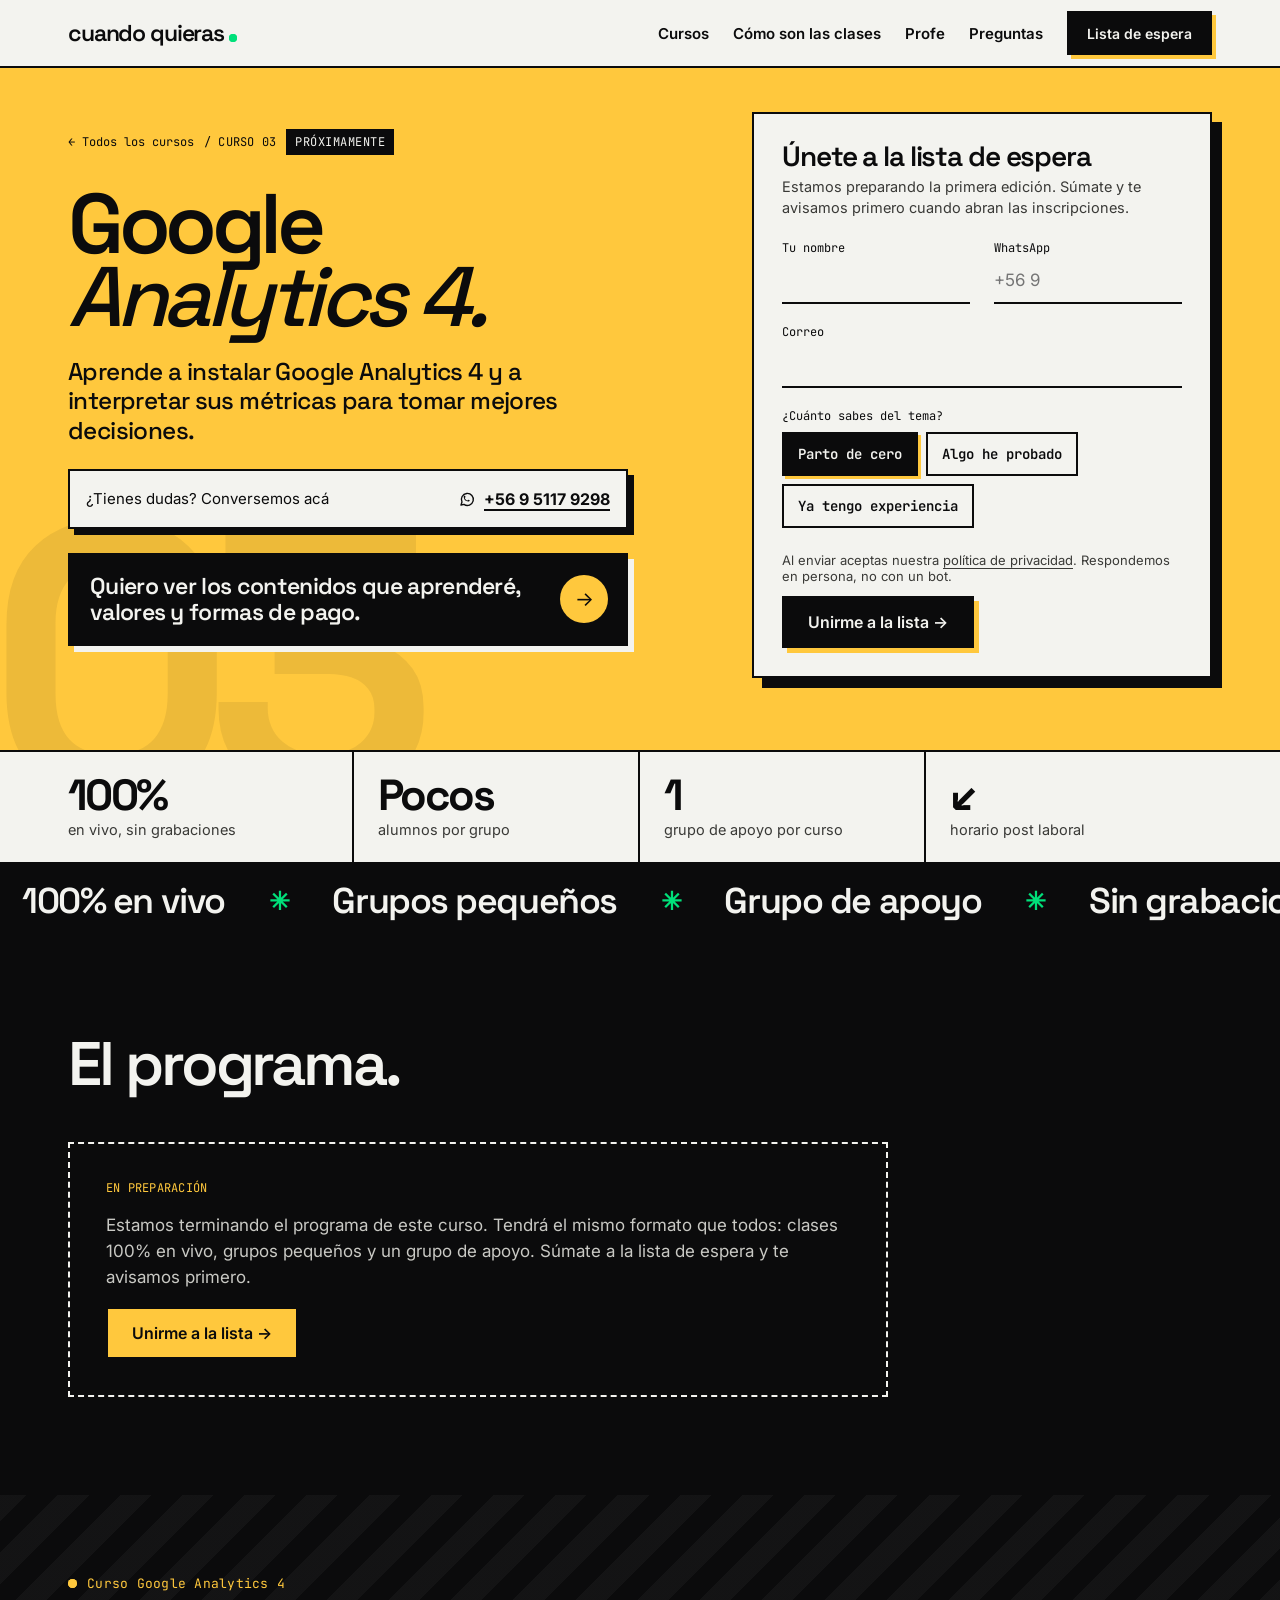
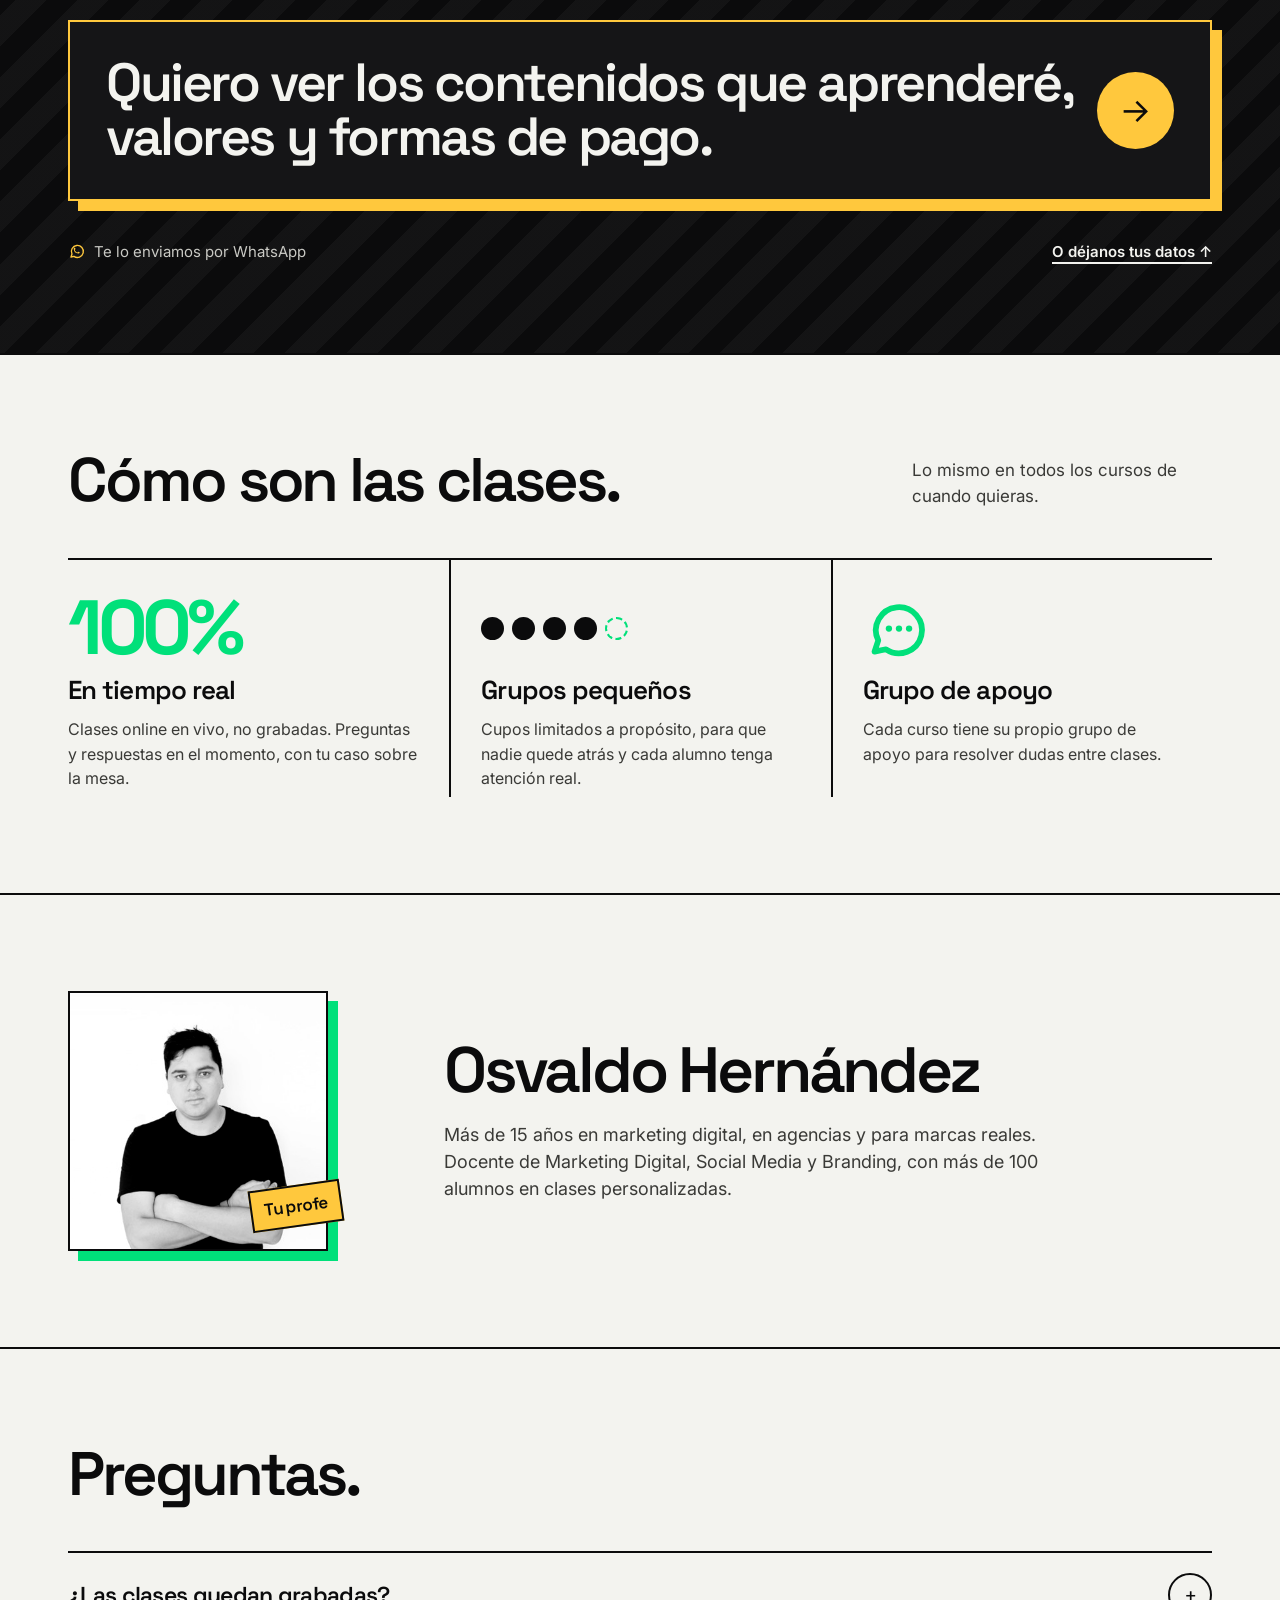
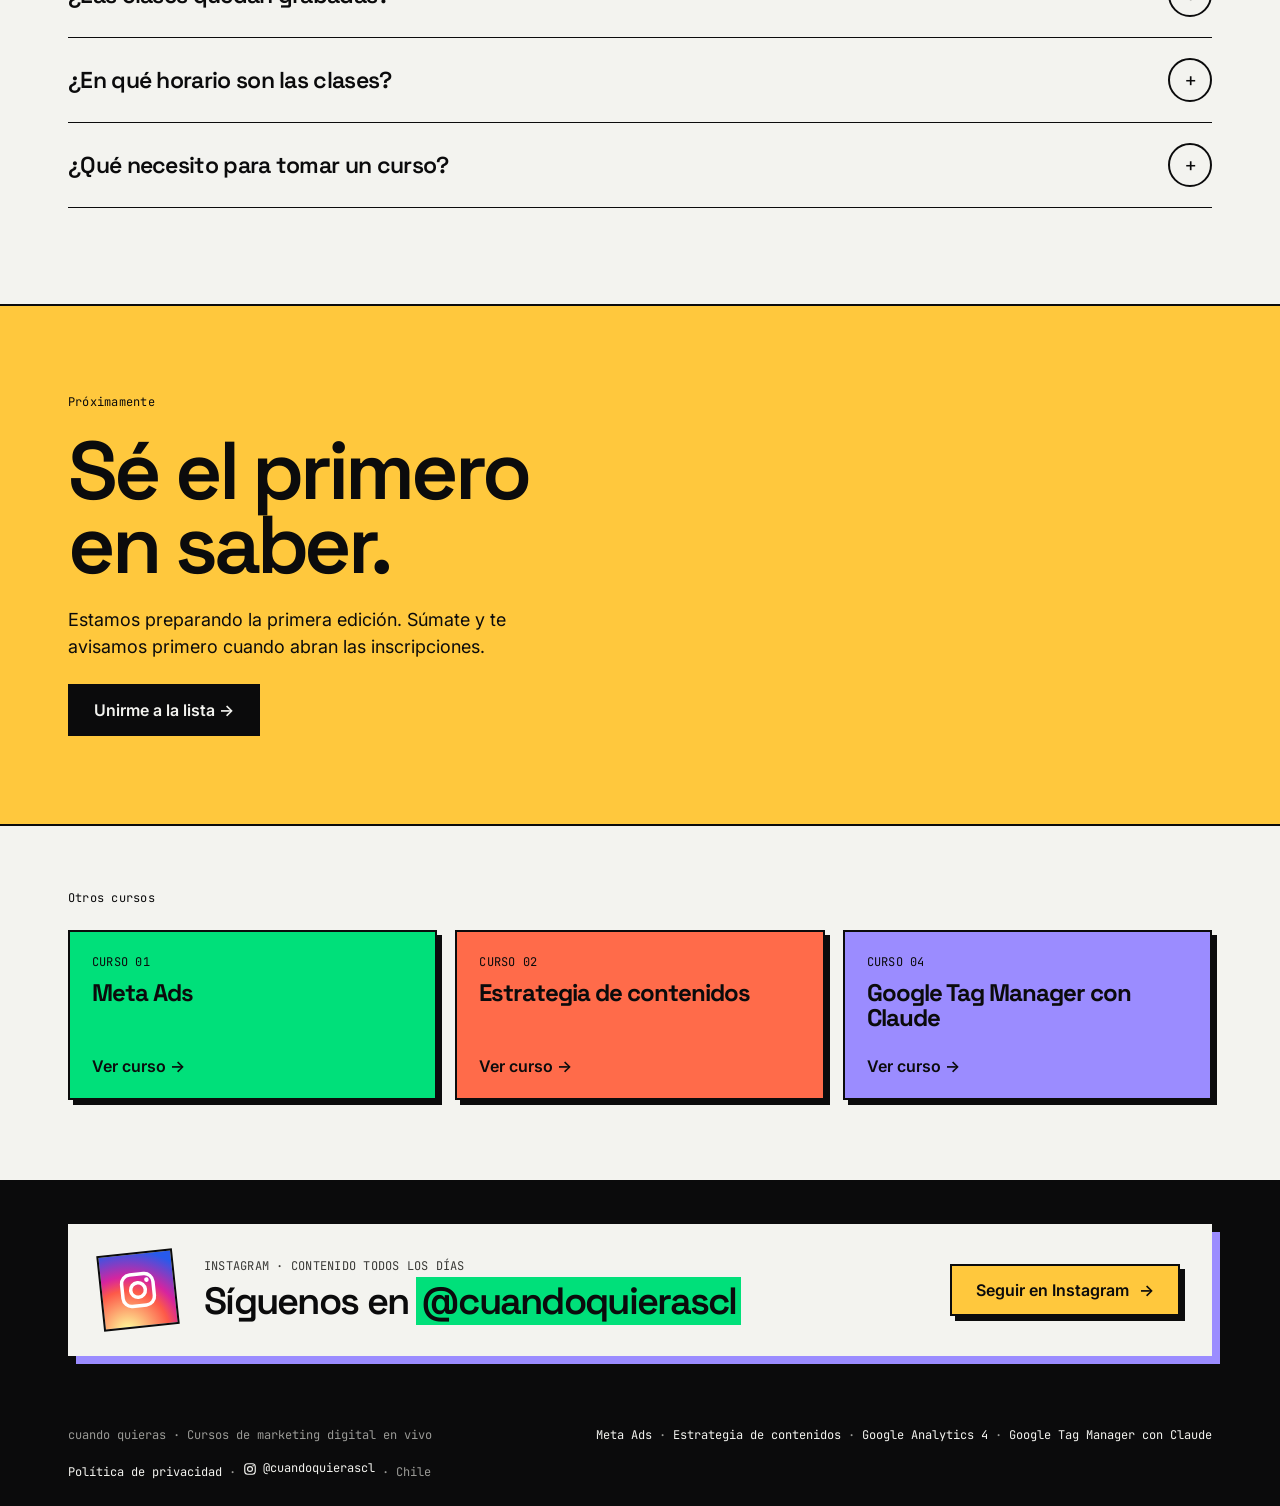
<file: google-analytics.html>
<!DOCTYPE html>
<html lang="es">
<head>
<meta charset="utf-8">
<!-- Google Tag Manager -->
<script>(function(w,d,s,l,i){w[l]=w[l]||[];w[l].push({'gtm.start':
new Date().getTime(),event:'gtm.js'});var f=d.getElementsByTagName(s)[0],
j=d.createElement(s),dl=l!='dataLayer'?'&l='+l:'';j.async=true;j.src=
'https://www.googletagmanager.com/gtm.js?id='+i+dl;f.parentNode.insertBefore(j,f);
})(window,document,'script','dataLayer','GTM-MJT5ZW97');</script>
<!-- End Google Tag Manager -->
<!-- Meta Pixel Code -->
<script>
!function(f,b,e,v,n,t,s)
{if(f.fbq)return;n=f.fbq=function(){n.callMethod?
n.callMethod.apply(n,arguments):n.queue.push(arguments)};
if(!f._fbq)f._fbq=n;n.push=n;n.loaded=!0;n.version='2.0';
n.queue=[];t=b.createElement(e);t.async=!0;
t.src=v;s=b.getElementsByTagName(e)[0];
s.parentNode.insertBefore(t,s)}(window, document,'script',
'https://connect.facebook.net/en_US/fbevents.js');
fbq('init', '610903285378216');
fbq('track', 'PageView');
</script>
<noscript><img height="1" width="1" style="display:none" alt="" src="https://www.facebook.com/tr?id=610903285378216&ev=PageView&noscript=1"></noscript>
<!-- End Meta Pixel Code -->
<meta name="viewport" content="width=device-width, initial-scale=1, viewport-fit=cover">
<title>Curso Google Analytics 4 en vivo — cuando quieras</title>
<meta name="description" content="Aprende a instalar Google Analytics 4 y a interpretar sus métricas para tomar mejores decisiones. Clases 100% en vivo, grupos pequeños y grupo de apoyo.">
<link rel="canonical" href="https://www.cuandoquieras.cl/google-analytics">
<meta name="theme-color" content="#F3F3EF">
<meta property="og:type" content="website">
<meta property="og:title" content="Curso Google Analytics 4 en vivo — cuando quieras">
<meta property="og:description" content="Aprende a instalar Google Analytics 4 y a interpretar sus métricas para tomar mejores decisiones. Clases 100% en vivo, grupos pequeños y grupo de apoyo.">
<meta property="og:url" content="https://www.cuandoquieras.cl/google-analytics">
<meta property="og:image" content="https://www.cuandoquieras.cl/og-image.png">
<meta property="og:locale" content="es_CL">
<meta name="twitter:card" content="summary_large_image">
<link rel="icon" type="image/png" sizes="64x64" href="/favicon.png">
<link rel="apple-touch-icon" href="/apple-touch-icon.png">
<link rel="preconnect" href="https://fonts.googleapis.com">
<link rel="preconnect" href="https://fonts.gstatic.com" crossorigin>
<link href="https://fonts.googleapis.com/css2?family=Space+Grotesk:wght@500;600;700&family=Inter:wght@400;500;600&family=JetBrains+Mono:wght@400;500&display=swap" rel="stylesheet">
<link rel="stylesheet" href="/styles.css">
</head>
<body class="c-sun">
<!-- Google Tag Manager (noscript) -->
<noscript><iframe src="https://www.googletagmanager.com/ns.html?id=GTM-MJT5ZW97" height="0" width="0" style="display:none;visibility:hidden" title="Google Tag Manager"></iframe></noscript>
<!-- End Google Tag Manager (noscript) -->
<header class="top">
<div class="wrap">
<a href="/" class="logo" aria-label="cuando quieras, inicio">cuando quieras<span class="dot"></span></a>
<nav class="nav" aria-label="Principal">
<a href="/#cursos">Cursos</a>
<a href="/#clases">Cómo son las clases</a>
<a href="/#profe">Profe</a>
<a href="/#preguntas">Preguntas</a>
<a href="#inscribete" class="btn btn-ink" data-cta="header">Lista de espera</a>
</nav>
</div>
</header>

<main data-curso="google-analytics">
<section class="lhero">
<span class="ghost-n" aria-hidden="true">03</span>
<div class="wrap">
<div class="lhero-txt">
<div class="crumbs"><a href="/#cursos">← Todos los cursos</a><span class="mono">/ CURSO 03</span><span class="status">PRÓXIMAMENTE</span></div>
<h1 class="display">Google<br><em>Analytics 4.</em></h1>
<p>Aprende a instalar Google Analytics 4 y a interpretar sus métricas para tomar mejores decisiones.</p>
<div class="next-box"><a href="https://wa.me/56951179298?text=Hola%2C%20tengo%20una%20duda%20sobre%20el%20curso%20de%20Google%20Analytics%204" target="_blank" rel="noopener" class="ask" data-ubicacion="hero_dudas"><span>¿Tienes dudas? Conversemos acá</span><b><svg width="20" height="20" viewBox="0 0 24 24" fill="none" aria-hidden="true"><path d="M4 20l1.3-3.9A8 8 0 1 1 8 19.2L4 20z" stroke="currentColor" stroke-width="1.8" stroke-linejoin="round"/><path d="M9 10.5c.5 1.6 1.9 3 3.5 3.5l1.2-1.1 2 .9c-.2 1.1-1.1 1.7-2.1 1.6A6.5 6.5 0 0 1 7.6 9.4c-.1-1 .5-1.9 1.6-2.1l.9 2-1.1 1.2z" fill="currentColor"/></svg> +56 9 5117 9298</b></a></div>
<a href="https://wa.me/56951179298?text=Hola%2C%20quiero%20ver%20los%20contenidos%20que%20aprender%C3%A9%2C%20valores%20y%20formas%20de%20pago%20del%20curso%20de%20Google%20Analytics%204" target="_blank" rel="noopener" class="hcall" data-ubicacion="hero_llamado_info"><span class="hcall-t">Quiero ver los contenidos que aprenderé, valores y formas de pago.</span><span class="hcall-arr" aria-hidden="true">→</span></a>
</div>
<div class="fcard" id="inscribete">
<div class="fcard-h"><b>Únete a la lista de espera</b><span>Estamos preparando la primera edición. Súmate y te avisamos primero cuando abran las inscripciones.</span></div>
<form class="form js-ins" action="https://formsubmit.co/osvaldo.hernandez.o@gmail.com" method="POST" novalidate>
<input type="hidden" name="curso_slug" value="google-analytics">
<div class="field"><label for="c-nombre">Tu nombre</label><input id="c-nombre" class="in" type="text" name="nombre" autocomplete="name" required></div>
<div class="field"><label for="c-wa">WhatsApp</label><input id="c-wa" class="in" type="tel" name="whatsapp" autocomplete="tel" inputmode="tel" placeholder="+56 9" required></div>
<div class="field full"><label for="c-email">Correo</label><input id="c-email" class="in" type="email" name="email" autocomplete="email" inputmode="email" required></div>
<fieldset class="field full"><legend>¿Cuánto sabes del tema?</legend><div class="chips"><label><input type="radio" name="nivel" value="Parto de cero" checked><span>Parto de cero</span></label><label><input type="radio" name="nivel" value="Algo he probado"><span>Algo he probado</span></label><label><input type="radio" name="nivel" value="Ya tengo experiencia"><span>Ya tengo experiencia</span></label></div></fieldset>

<input type="hidden" name="tipo" value="Lista de espera">
<input type="hidden" name="_subject" value="Lista de espera: Google Analytics 4 — cuando quieras">
<input type="hidden" name="_captcha" value="false">
<input type="hidden" name="_template" value="table">
<input type="text" name="_honey" style="display:none" tabindex="-1" autocomplete="off" aria-hidden="true">
<p class="err" role="alert" hidden></p>
<div class="form-end"><small>Al enviar aceptas nuestra <a href="/privacidad" target="_blank" rel="noopener" style="text-decoration:underline;text-underline-offset:3px">política de privacidad</a>. Respondemos en persona, no con un bot.</small><button type="submit" class="btn btn-ink">Unirme a la lista →</button></div>
</form>
<div class="done" hidden>
<span class="mono">Recibido ✓</span>
<h3 class="done-h">¡Listo!</h3>
<p class="done-p">Te escribimos por WhatsApp en menos de 24 h.</p>
<div class="done-actions"><a href="https://wa.me/56951179298" target="_blank" rel="noopener" class="btn btn-ink done-wa" data-ubicacion="inscripcion_ok">Escribir ahora por WhatsApp</a><a href="/#cursos" class="link">Ver otros cursos</a></div>
</div>
</div>
</div>
</section>
<div class="facts-wrap"><div class="wrap facts"><div><b>100%</b><span>en vivo, sin grabaciones</span></div><div><b>Pocos</b><span>alumnos por grupo</span></div><div><b>1</b><span>grupo de apoyo por curso</span></div><div><b>↙</b><span>horario post laboral</span></div></div></div>
<div class="band ink" aria-hidden="true"><div class="band-track"><span>100% en vivo</span><span>Grupos pequeños</span><span>Grupo de apoyo</span><span>Sin grabaciones</span><span>Horario post laboral</span><span>100% en vivo</span><span>Grupos pequeños</span><span>Grupo de apoyo</span><span>Sin grabaciones</span><span>Horario post laboral</span></div></div>

<section class="sec dark" id="programa">
<div class="wrap sec-in">
<div class="sec-head"><h2 class="display">El programa.</h2></div>
<div class="soon-box"><span class="mono" style="color:var(--c)">EN PREPARACIÓN</span><p>Estamos terminando el programa de este curso. Tendrá el mismo formato que todos: clases 100% en vivo, grupos pequeños y un grupo de apoyo. Súmate a la lista de espera y te avisamos primero.</p><a href="#inscribete" class="btn btn-c" data-cta="programa" style="align-self:flex-start">Unirme a la lista →</a></div>
</div>
</section>

<section class="callout">
<div class="wrap">
<span class="mono callout-k"><span class="dot"></span>Curso Google Analytics 4</span>
<a href="https://wa.me/56951179298?text=Hola%2C%20quiero%20ver%20los%20contenidos%20que%20aprender%C3%A9%2C%20valores%20y%20formas%20de%20pago%20del%20curso%20de%20Google%20Analytics%204" target="_blank" rel="noopener" class="callout-link" data-ubicacion="llamado_info">
<span class="callout-t">Quiero ver los contenidos que aprenderé, valores y formas de pago.</span>
<span class="callout-arr" aria-hidden="true">→</span>
</a>
<div class="callout-foot"><span><svg width="20" height="20" viewBox="0 0 24 24" fill="none" aria-hidden="true"><path d="M4 20l1.3-3.9A8 8 0 1 1 8 19.2L4 20z" stroke="currentColor" stroke-width="1.8" stroke-linejoin="round"/><path d="M9 10.5c.5 1.6 1.9 3 3.5 3.5l1.2-1.1 2 .9c-.2 1.1-1.1 1.7-2.1 1.6A6.5 6.5 0 0 1 7.6 9.4c-.1-1 .5-1.9 1.6-2.1l.9 2-1.1 1.2z" fill="currentColor"/></svg> Te lo enviamos por WhatsApp</span><a href="#inscribete" class="link" data-cta="llamado">O déjanos tus datos ↑</a></div>
</div>
</section>

<section class="sec" id="clases">
<div class="wrap sec-in">
<div class="sec-head"><h2 class="display">Cómo son las clases.</h2><p>Lo mismo en todos los cursos de cuando quieras.</p></div>
<div class="attrs">
<div class="attr"><span class="attr-big">100%</span><h3>En tiempo real</h3><p>Clases online en vivo, no grabadas. Preguntas y respuestas en el momento, con tu caso sobre la mesa.</p></div>
<div class="attr"><span class="seats" aria-hidden="true"><i></i><i></i><i></i><i></i><i></i></span><h3>Grupos pequeños</h3><p>Cupos limitados a propósito, para que nadie quede atrás y cada alumno tenga atención real.</p></div>
<div class="attr"><span class="attr-ico" aria-hidden="true"><svg viewBox="0 0 24 24" fill="none"><path d="M4 20l1.3-3.9A8 8 0 1 1 8 19.2L4 20z" stroke="#00E07A" stroke-width="2" stroke-linejoin="round"/><circle cx="9" cy="12" r="1.1" fill="#00E07A"/><circle cx="12.5" cy="12" r="1.1" fill="#00E07A"/><circle cx="16" cy="12" r="1.1" fill="#00E07A"/></svg></span><h3>Grupo de apoyo</h3><p>Cada curso tiene su propio grupo de apoyo para resolver dudas entre clases.</p></div>
</div>
</div>
</section>
<section class="sec" id="profe">
<div class="wrap sec-in">
<div class="profe">
<div class="profe-pic" style="max-width:260px"><div class="ph"><img src="/osvaldo.jpg" alt="Osvaldo Hernández" width="400" height="400"></div><span class="sticker">Tu profe</span></div>
<div class="profe-txt">
<h2 class="display">Osvaldo Hernández</h2>
<p>Más de 15 años en marketing digital, en agencias y para marcas reales. Docente de Marketing Digital, Social Media y Branding, con más de 100 alumnos en clases personalizadas.</p>
</div>
</div>
</div>
</section>
<section class="sec" id="preguntas">
<div class="wrap sec-in">
<div class="sec-head"><h2 class="display">Preguntas.</h2></div>
<div class="faq"><details><summary>¿Las clases quedan grabadas?</summary><p>No. Las clases son 100% en vivo, en tiempo real. Por eso los grupos son pequeños y cada curso tiene su grupo de apoyo para las dudas entre clases.</p></details><details><summary>¿En qué horario son las clases?</summary><p>En horario post laboral, pensado para quienes trabajan durante el día.</p></details><details><summary>¿Qué necesito para tomar un curso?</summary><p>Un computador con buena conexión a internet. Las clases son 100% remotas.</p></details></div>
</div>
</section>
<section class="final">
<div class="wrap">
<span class="mono">Próximamente</span>
<h2 class="display">Sé el primero<br>en saber.</h2>
<p>Estamos preparando la primera edición. Súmate y te avisamos primero cuando abran las inscripciones.</p>
<a href="#inscribete" class="btn btn-ink" data-cta="final_curso">Unirme a la lista →</a>
</div>
</section>
<section class="sec" style="border-bottom:0">
<div class="wrap" style="padding-top:64px;padding-bottom:80px;display:flex;flex-direction:column;gap:24px">
<span class="mono">Otros cursos</span>
<div class="others"><a href="/meta-ads" class="other c-green"><span class="mono">CURSO 01</span><b>Meta Ads</b><span>Ver curso →</span></a><a href="/estrategia-de-contenidos" class="other c-coral"><span class="mono">CURSO 02</span><b>Estrategia de contenidos</b><span>Ver curso →</span></a><a href="/google-tag-manager" class="other c-lila"><span class="mono">CURSO 04</span><b>Google Tag Manager con Claude</b><span>Ver curso →</span></a></div>
</div>
</section>
</main>
<a href="https://wa.me/56951179298?text=Hola%2C%20tengo%20una%20consulta%20sobre%20el%20curso%20de%20Google%20Analytics%204" target="_blank" rel="noopener" class="wa off" data-ubicacion="boton_flotante" aria-label="Escríbenos por WhatsApp"><span class="dot"></span><svg width="20" height="20" viewBox="0 0 24 24" fill="none" aria-hidden="true"><path d="M4 20l1.3-3.9A8 8 0 1 1 8 19.2L4 20z" stroke="currentColor" stroke-width="1.8" stroke-linejoin="round"/><path d="M9 10.5c.5 1.6 1.9 3 3.5 3.5l1.2-1.1 2 .9c-.2 1.1-1.1 1.7-2.1 1.6A6.5 6.5 0 0 1 7.6 9.4c-.1-1 .5-1.9 1.6-2.1l.9 2-1.1 1.2z" fill="currentColor"/></svg><span class="wa-t">WhatsApp</span></a>
<section class="igband" aria-label="Instagram de cuando quieras">
<div class="wrap">
<a href="https://www.instagram.com/cuandoquierascl/" target="_blank" rel="noopener" class="ig-card" data-ubicacion="banda_instagram">
<span class="ig-tile"><svg viewBox="0 0 24 24" fill="none" aria-hidden="true"><rect x="3" y="3" width="18" height="18" rx="5" stroke="currentColor" stroke-width="2"/><circle cx="12" cy="12" r="4.2" stroke="currentColor" stroke-width="2"/><circle cx="17.4" cy="6.6" r="1.3" fill="currentColor"/></svg></span>
<span class="ig-txt"><span class="mono ig-kick">Instagram · contenido todos los días</span><b class="ig-h">Síguenos en <span class="ig-handle">@cuandoquierascl</span></b></span>
<span class="btn btn-c ig-btn">Seguir en Instagram <span aria-hidden="true">→</span></span>
</a>
</div>
</section>
<footer class="foot">
<div class="wrap">
<span>cuando quieras · Cursos de marketing digital en vivo</span>
<span><a href="/meta-ads">Meta Ads</a> · <a href="/estrategia-de-contenidos">Estrategia de contenidos</a> · <a href="/google-analytics">Google Analytics 4</a> · <a href="/google-tag-manager">Google Tag Manager con Claude</a></span>
<span><a href="/privacidad">Política de privacidad</a> · <a href="https://www.instagram.com/cuandoquierascl/" target="_blank" rel="noopener" class="foot-ig" data-ubicacion="footer"><svg viewBox="0 0 24 24" fill="none" aria-hidden="true"><rect x="3" y="3" width="18" height="18" rx="5" stroke="currentColor" stroke-width="2"/><circle cx="12" cy="12" r="4.2" stroke="currentColor" stroke-width="2"/><circle cx="17.4" cy="6.6" r="1.3" fill="currentColor"/></svg>@cuandoquierascl</a> · Chile</span>
</div>
</footer>
<script src="/main.js" defer></script>
</body>
</html>
</file>
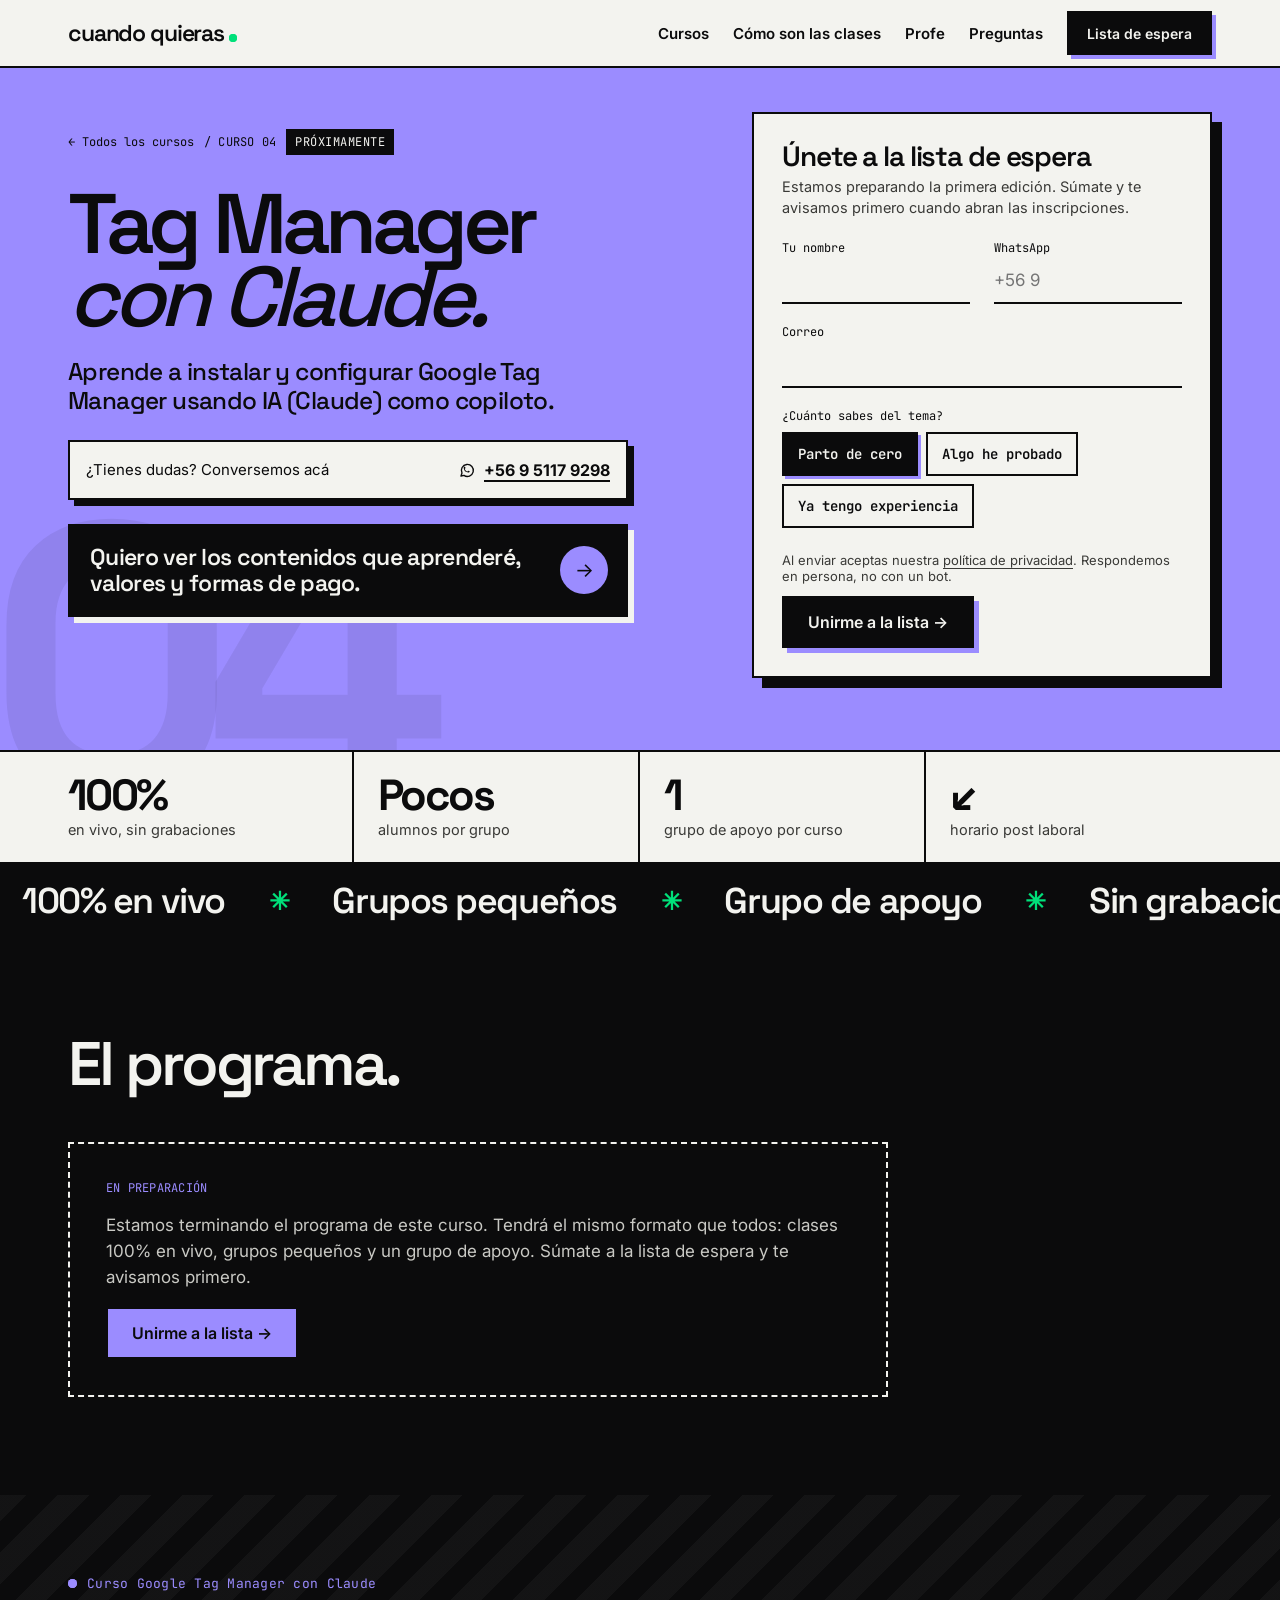
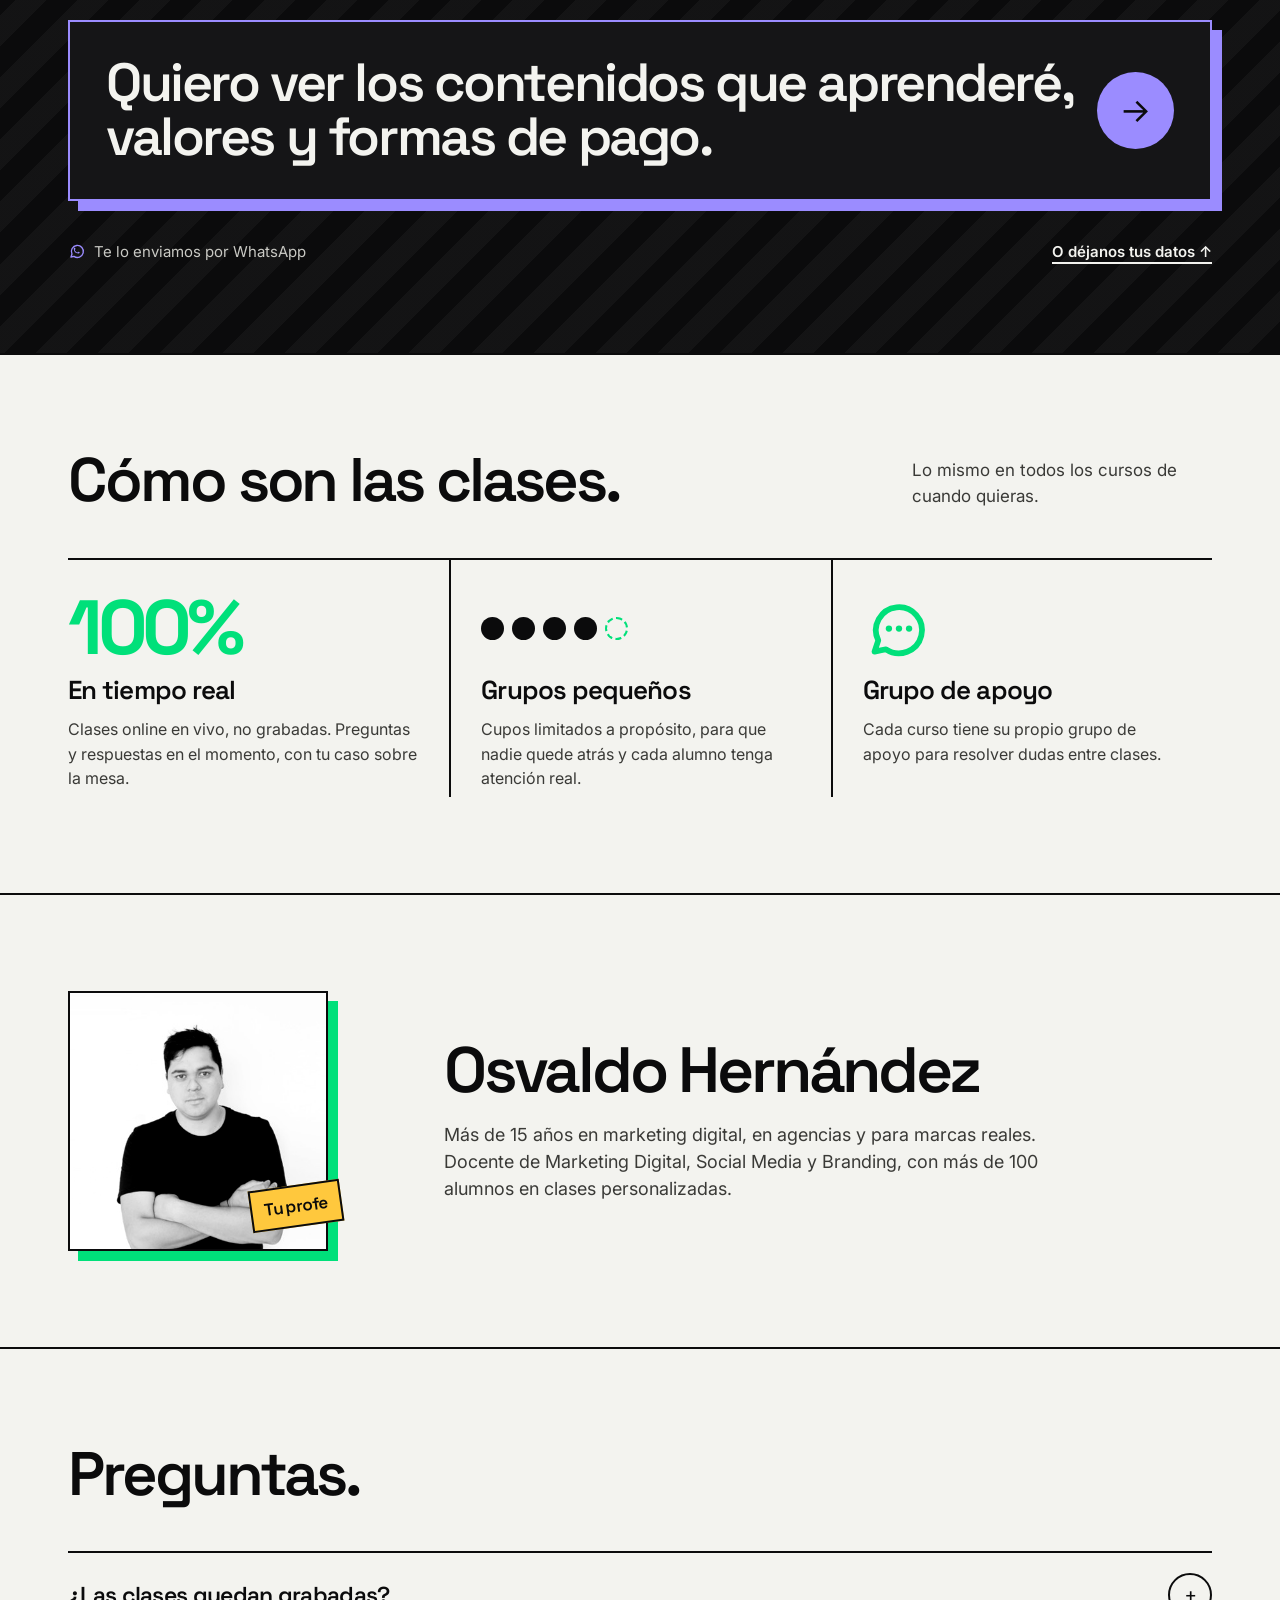
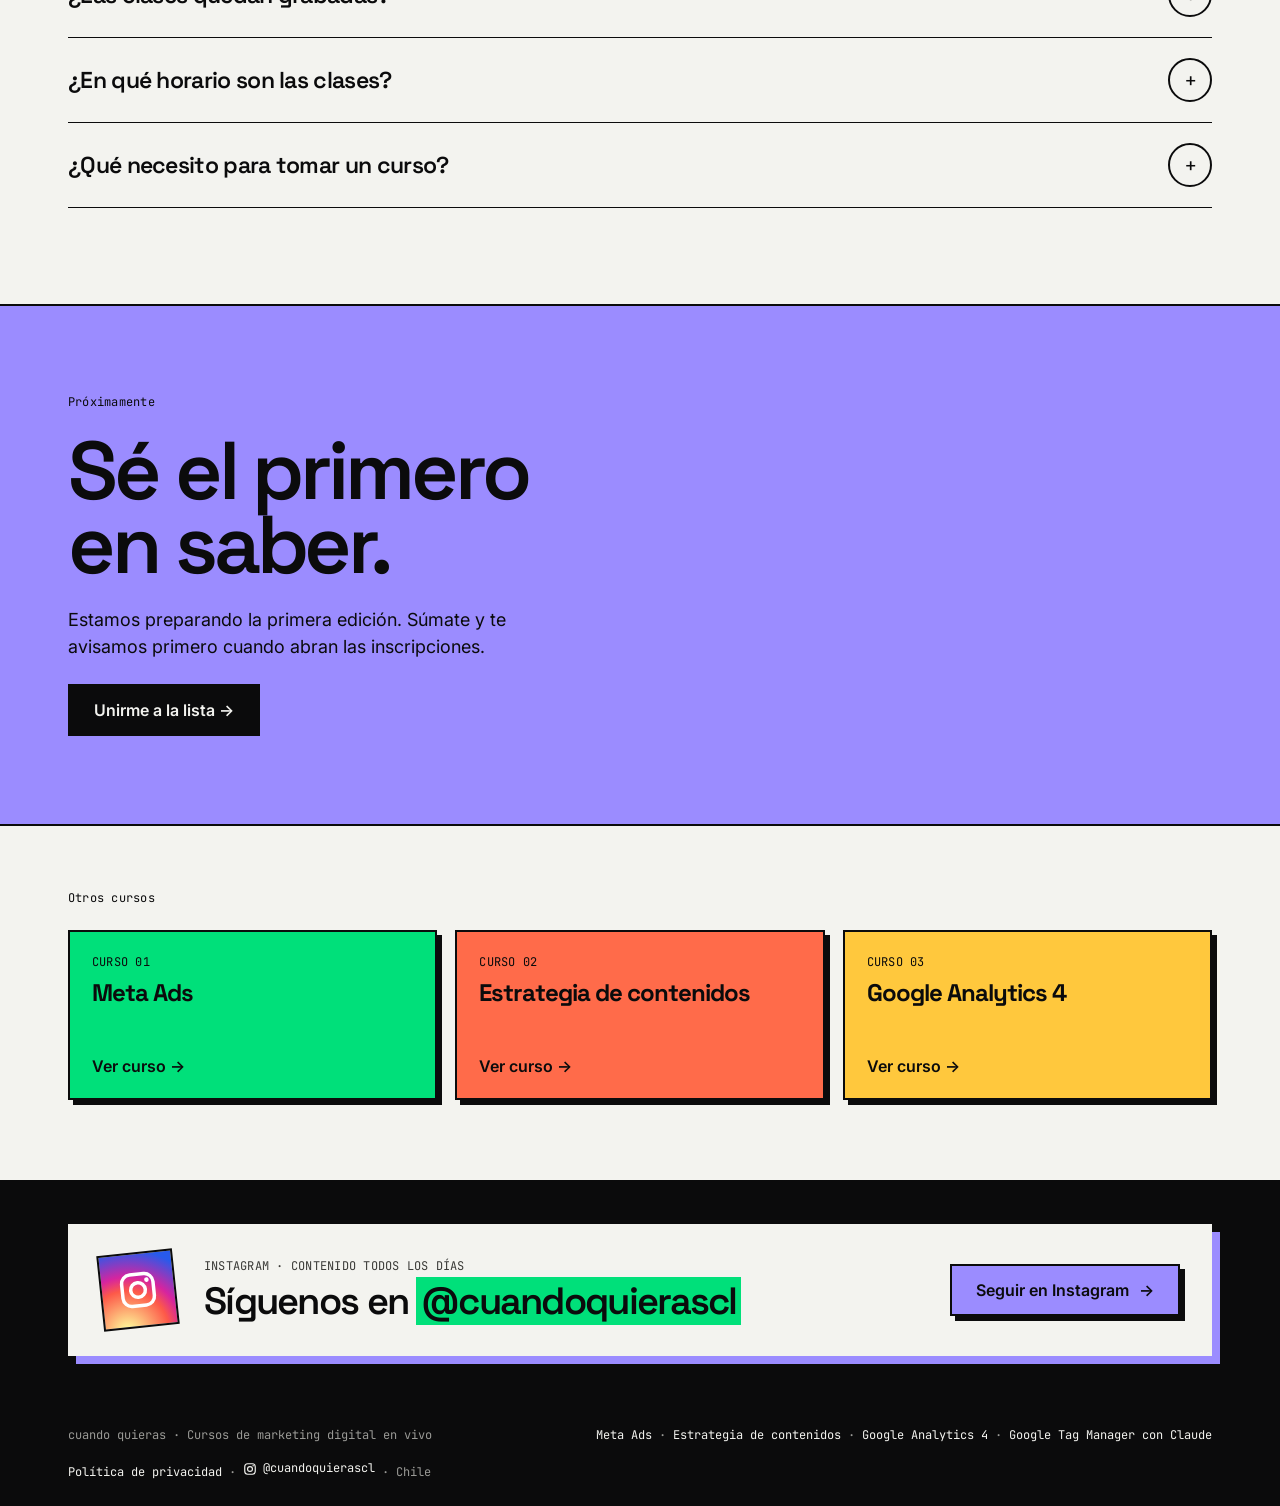
<file: google-tag-manager.html>
<!DOCTYPE html>
<html lang="es">
<head>
<meta charset="utf-8">
<!-- Google Tag Manager -->
<script>(function(w,d,s,l,i){w[l]=w[l]||[];w[l].push({'gtm.start':
new Date().getTime(),event:'gtm.js'});var f=d.getElementsByTagName(s)[0],
j=d.createElement(s),dl=l!='dataLayer'?'&l='+l:'';j.async=true;j.src=
'https://www.googletagmanager.com/gtm.js?id='+i+dl;f.parentNode.insertBefore(j,f);
})(window,document,'script','dataLayer','GTM-MJT5ZW97');</script>
<!-- End Google Tag Manager -->
<!-- Meta Pixel Code -->
<script>
!function(f,b,e,v,n,t,s)
{if(f.fbq)return;n=f.fbq=function(){n.callMethod?
n.callMethod.apply(n,arguments):n.queue.push(arguments)};
if(!f._fbq)f._fbq=n;n.push=n;n.loaded=!0;n.version='2.0';
n.queue=[];t=b.createElement(e);t.async=!0;
t.src=v;s=b.getElementsByTagName(e)[0];
s.parentNode.insertBefore(t,s)}(window, document,'script',
'https://connect.facebook.net/en_US/fbevents.js');
fbq('init', '610903285378216');
fbq('track', 'PageView');
</script>
<noscript><img height="1" width="1" style="display:none" alt="" src="https://www.facebook.com/tr?id=610903285378216&ev=PageView&noscript=1"></noscript>
<!-- End Meta Pixel Code -->
<meta name="viewport" content="width=device-width, initial-scale=1, viewport-fit=cover">
<title>Curso Google Tag Manager con Claude en vivo — cuando quieras</title>
<meta name="description" content="Aprende a instalar y configurar Google Tag Manager usando IA (Claude) como copiloto. Clases 100% en vivo, grupos pequeños y grupo de apoyo.">
<link rel="canonical" href="https://www.cuandoquieras.cl/google-tag-manager">
<meta name="theme-color" content="#F3F3EF">
<meta property="og:type" content="website">
<meta property="og:title" content="Curso Google Tag Manager con Claude en vivo — cuando quieras">
<meta property="og:description" content="Aprende a instalar y configurar Google Tag Manager usando IA (Claude) como copiloto. Clases 100% en vivo, grupos pequeños y grupo de apoyo.">
<meta property="og:url" content="https://www.cuandoquieras.cl/google-tag-manager">
<meta property="og:image" content="https://www.cuandoquieras.cl/og-image.png">
<meta property="og:locale" content="es_CL">
<meta name="twitter:card" content="summary_large_image">
<link rel="icon" type="image/png" sizes="64x64" href="/favicon.png">
<link rel="apple-touch-icon" href="/apple-touch-icon.png">
<link rel="preconnect" href="https://fonts.googleapis.com">
<link rel="preconnect" href="https://fonts.gstatic.com" crossorigin>
<link href="https://fonts.googleapis.com/css2?family=Space+Grotesk:wght@500;600;700&family=Inter:wght@400;500;600&family=JetBrains+Mono:wght@400;500&display=swap" rel="stylesheet">
<link rel="stylesheet" href="/styles.css">
</head>
<body class="c-lila">
<!-- Google Tag Manager (noscript) -->
<noscript><iframe src="https://www.googletagmanager.com/ns.html?id=GTM-MJT5ZW97" height="0" width="0" style="display:none;visibility:hidden" title="Google Tag Manager"></iframe></noscript>
<!-- End Google Tag Manager (noscript) -->
<header class="top">
<div class="wrap">
<a href="/" class="logo" aria-label="cuando quieras, inicio">cuando quieras<span class="dot"></span></a>
<nav class="nav" aria-label="Principal">
<a href="/#cursos">Cursos</a>
<a href="/#clases">Cómo son las clases</a>
<a href="/#profe">Profe</a>
<a href="/#preguntas">Preguntas</a>
<a href="#inscribete" class="btn btn-ink" data-cta="header">Lista de espera</a>
</nav>
</div>
</header>

<main data-curso="google-tag-manager">
<section class="lhero">
<span class="ghost-n" aria-hidden="true">04</span>
<div class="wrap">
<div class="lhero-txt">
<div class="crumbs"><a href="/#cursos">← Todos los cursos</a><span class="mono">/ CURSO 04</span><span class="status">PRÓXIMAMENTE</span></div>
<h1 class="display">Tag Manager<br><em>con Claude.</em></h1>
<p>Aprende a instalar y configurar Google Tag Manager usando IA (Claude) como copiloto.</p>
<div class="next-box"><a href="https://wa.me/56951179298?text=Hola%2C%20tengo%20una%20duda%20sobre%20el%20curso%20de%20Google%20Tag%20Manager%20con%20Claude" target="_blank" rel="noopener" class="ask" data-ubicacion="hero_dudas"><span>¿Tienes dudas? Conversemos acá</span><b><svg width="20" height="20" viewBox="0 0 24 24" fill="none" aria-hidden="true"><path d="M4 20l1.3-3.9A8 8 0 1 1 8 19.2L4 20z" stroke="currentColor" stroke-width="1.8" stroke-linejoin="round"/><path d="M9 10.5c.5 1.6 1.9 3 3.5 3.5l1.2-1.1 2 .9c-.2 1.1-1.1 1.7-2.1 1.6A6.5 6.5 0 0 1 7.6 9.4c-.1-1 .5-1.9 1.6-2.1l.9 2-1.1 1.2z" fill="currentColor"/></svg> +56 9 5117 9298</b></a></div>
<a href="https://wa.me/56951179298?text=Hola%2C%20quiero%20ver%20los%20contenidos%20que%20aprender%C3%A9%2C%20valores%20y%20formas%20de%20pago%20del%20curso%20de%20Google%20Tag%20Manager%20con%20Claude" target="_blank" rel="noopener" class="hcall" data-ubicacion="hero_llamado_info"><span class="hcall-t">Quiero ver los contenidos que aprenderé, valores y formas de pago.</span><span class="hcall-arr" aria-hidden="true">→</span></a>
</div>
<div class="fcard" id="inscribete">
<div class="fcard-h"><b>Únete a la lista de espera</b><span>Estamos preparando la primera edición. Súmate y te avisamos primero cuando abran las inscripciones.</span></div>
<form class="form js-ins" action="https://formsubmit.co/osvaldo.hernandez.o@gmail.com" method="POST" novalidate>
<input type="hidden" name="curso_slug" value="google-tag-manager">
<div class="field"><label for="c-nombre">Tu nombre</label><input id="c-nombre" class="in" type="text" name="nombre" autocomplete="name" required></div>
<div class="field"><label for="c-wa">WhatsApp</label><input id="c-wa" class="in" type="tel" name="whatsapp" autocomplete="tel" inputmode="tel" placeholder="+56 9" required></div>
<div class="field full"><label for="c-email">Correo</label><input id="c-email" class="in" type="email" name="email" autocomplete="email" inputmode="email" required></div>
<fieldset class="field full"><legend>¿Cuánto sabes del tema?</legend><div class="chips"><label><input type="radio" name="nivel" value="Parto de cero" checked><span>Parto de cero</span></label><label><input type="radio" name="nivel" value="Algo he probado"><span>Algo he probado</span></label><label><input type="radio" name="nivel" value="Ya tengo experiencia"><span>Ya tengo experiencia</span></label></div></fieldset>

<input type="hidden" name="tipo" value="Lista de espera">
<input type="hidden" name="_subject" value="Lista de espera: Google Tag Manager con Claude — cuando quieras">
<input type="hidden" name="_captcha" value="false">
<input type="hidden" name="_template" value="table">
<input type="text" name="_honey" style="display:none" tabindex="-1" autocomplete="off" aria-hidden="true">
<p class="err" role="alert" hidden></p>
<div class="form-end"><small>Al enviar aceptas nuestra <a href="/privacidad" target="_blank" rel="noopener" style="text-decoration:underline;text-underline-offset:3px">política de privacidad</a>. Respondemos en persona, no con un bot.</small><button type="submit" class="btn btn-ink">Unirme a la lista →</button></div>
</form>
<div class="done" hidden>
<span class="mono">Recibido ✓</span>
<h3 class="done-h">¡Listo!</h3>
<p class="done-p">Te escribimos por WhatsApp en menos de 24 h.</p>
<div class="done-actions"><a href="https://wa.me/56951179298" target="_blank" rel="noopener" class="btn btn-ink done-wa" data-ubicacion="inscripcion_ok">Escribir ahora por WhatsApp</a><a href="/#cursos" class="link">Ver otros cursos</a></div>
</div>
</div>
</div>
</section>
<div class="facts-wrap"><div class="wrap facts"><div><b>100%</b><span>en vivo, sin grabaciones</span></div><div><b>Pocos</b><span>alumnos por grupo</span></div><div><b>1</b><span>grupo de apoyo por curso</span></div><div><b>↙</b><span>horario post laboral</span></div></div></div>
<div class="band ink" aria-hidden="true"><div class="band-track"><span>100% en vivo</span><span>Grupos pequeños</span><span>Grupo de apoyo</span><span>Sin grabaciones</span><span>Horario post laboral</span><span>100% en vivo</span><span>Grupos pequeños</span><span>Grupo de apoyo</span><span>Sin grabaciones</span><span>Horario post laboral</span></div></div>

<section class="sec dark" id="programa">
<div class="wrap sec-in">
<div class="sec-head"><h2 class="display">El programa.</h2></div>
<div class="soon-box"><span class="mono" style="color:var(--c)">EN PREPARACIÓN</span><p>Estamos terminando el programa de este curso. Tendrá el mismo formato que todos: clases 100% en vivo, grupos pequeños y un grupo de apoyo. Súmate a la lista de espera y te avisamos primero.</p><a href="#inscribete" class="btn btn-c" data-cta="programa" style="align-self:flex-start">Unirme a la lista →</a></div>
</div>
</section>

<section class="callout">
<div class="wrap">
<span class="mono callout-k"><span class="dot"></span>Curso Google Tag Manager con Claude</span>
<a href="https://wa.me/56951179298?text=Hola%2C%20quiero%20ver%20los%20contenidos%20que%20aprender%C3%A9%2C%20valores%20y%20formas%20de%20pago%20del%20curso%20de%20Google%20Tag%20Manager%20con%20Claude" target="_blank" rel="noopener" class="callout-link" data-ubicacion="llamado_info">
<span class="callout-t">Quiero ver los contenidos que aprenderé, valores y formas de pago.</span>
<span class="callout-arr" aria-hidden="true">→</span>
</a>
<div class="callout-foot"><span><svg width="20" height="20" viewBox="0 0 24 24" fill="none" aria-hidden="true"><path d="M4 20l1.3-3.9A8 8 0 1 1 8 19.2L4 20z" stroke="currentColor" stroke-width="1.8" stroke-linejoin="round"/><path d="M9 10.5c.5 1.6 1.9 3 3.5 3.5l1.2-1.1 2 .9c-.2 1.1-1.1 1.7-2.1 1.6A6.5 6.5 0 0 1 7.6 9.4c-.1-1 .5-1.9 1.6-2.1l.9 2-1.1 1.2z" fill="currentColor"/></svg> Te lo enviamos por WhatsApp</span><a href="#inscribete" class="link" data-cta="llamado">O déjanos tus datos ↑</a></div>
</div>
</section>

<section class="sec" id="clases">
<div class="wrap sec-in">
<div class="sec-head"><h2 class="display">Cómo son las clases.</h2><p>Lo mismo en todos los cursos de cuando quieras.</p></div>
<div class="attrs">
<div class="attr"><span class="attr-big">100%</span><h3>En tiempo real</h3><p>Clases online en vivo, no grabadas. Preguntas y respuestas en el momento, con tu caso sobre la mesa.</p></div>
<div class="attr"><span class="seats" aria-hidden="true"><i></i><i></i><i></i><i></i><i></i></span><h3>Grupos pequeños</h3><p>Cupos limitados a propósito, para que nadie quede atrás y cada alumno tenga atención real.</p></div>
<div class="attr"><span class="attr-ico" aria-hidden="true"><svg viewBox="0 0 24 24" fill="none"><path d="M4 20l1.3-3.9A8 8 0 1 1 8 19.2L4 20z" stroke="#00E07A" stroke-width="2" stroke-linejoin="round"/><circle cx="9" cy="12" r="1.1" fill="#00E07A"/><circle cx="12.5" cy="12" r="1.1" fill="#00E07A"/><circle cx="16" cy="12" r="1.1" fill="#00E07A"/></svg></span><h3>Grupo de apoyo</h3><p>Cada curso tiene su propio grupo de apoyo para resolver dudas entre clases.</p></div>
</div>
</div>
</section>
<section class="sec" id="profe">
<div class="wrap sec-in">
<div class="profe">
<div class="profe-pic" style="max-width:260px"><div class="ph"><img src="/osvaldo.jpg" alt="Osvaldo Hernández" width="400" height="400"></div><span class="sticker">Tu profe</span></div>
<div class="profe-txt">
<h2 class="display">Osvaldo Hernández</h2>
<p>Más de 15 años en marketing digital, en agencias y para marcas reales. Docente de Marketing Digital, Social Media y Branding, con más de 100 alumnos en clases personalizadas.</p>
</div>
</div>
</div>
</section>
<section class="sec" id="preguntas">
<div class="wrap sec-in">
<div class="sec-head"><h2 class="display">Preguntas.</h2></div>
<div class="faq"><details><summary>¿Las clases quedan grabadas?</summary><p>No. Las clases son 100% en vivo, en tiempo real. Por eso los grupos son pequeños y cada curso tiene su grupo de apoyo para las dudas entre clases.</p></details><details><summary>¿En qué horario son las clases?</summary><p>En horario post laboral, pensado para quienes trabajan durante el día.</p></details><details><summary>¿Qué necesito para tomar un curso?</summary><p>Un computador con buena conexión a internet. Las clases son 100% remotas.</p></details></div>
</div>
</section>
<section class="final">
<div class="wrap">
<span class="mono">Próximamente</span>
<h2 class="display">Sé el primero<br>en saber.</h2>
<p>Estamos preparando la primera edición. Súmate y te avisamos primero cuando abran las inscripciones.</p>
<a href="#inscribete" class="btn btn-ink" data-cta="final_curso">Unirme a la lista →</a>
</div>
</section>
<section class="sec" style="border-bottom:0">
<div class="wrap" style="padding-top:64px;padding-bottom:80px;display:flex;flex-direction:column;gap:24px">
<span class="mono">Otros cursos</span>
<div class="others"><a href="/meta-ads" class="other c-green"><span class="mono">CURSO 01</span><b>Meta Ads</b><span>Ver curso →</span></a><a href="/estrategia-de-contenidos" class="other c-coral"><span class="mono">CURSO 02</span><b>Estrategia de contenidos</b><span>Ver curso →</span></a><a href="/google-analytics" class="other c-sun"><span class="mono">CURSO 03</span><b>Google Analytics 4</b><span>Ver curso →</span></a></div>
</div>
</section>
</main>
<a href="https://wa.me/56951179298?text=Hola%2C%20tengo%20una%20consulta%20sobre%20el%20curso%20de%20Google%20Tag%20Manager%20con%20Claude" target="_blank" rel="noopener" class="wa off" data-ubicacion="boton_flotante" aria-label="Escríbenos por WhatsApp"><span class="dot"></span><svg width="20" height="20" viewBox="0 0 24 24" fill="none" aria-hidden="true"><path d="M4 20l1.3-3.9A8 8 0 1 1 8 19.2L4 20z" stroke="currentColor" stroke-width="1.8" stroke-linejoin="round"/><path d="M9 10.5c.5 1.6 1.9 3 3.5 3.5l1.2-1.1 2 .9c-.2 1.1-1.1 1.7-2.1 1.6A6.5 6.5 0 0 1 7.6 9.4c-.1-1 .5-1.9 1.6-2.1l.9 2-1.1 1.2z" fill="currentColor"/></svg><span class="wa-t">WhatsApp</span></a>
<section class="igband" aria-label="Instagram de cuando quieras">
<div class="wrap">
<a href="https://www.instagram.com/cuandoquierascl/" target="_blank" rel="noopener" class="ig-card" data-ubicacion="banda_instagram">
<span class="ig-tile"><svg viewBox="0 0 24 24" fill="none" aria-hidden="true"><rect x="3" y="3" width="18" height="18" rx="5" stroke="currentColor" stroke-width="2"/><circle cx="12" cy="12" r="4.2" stroke="currentColor" stroke-width="2"/><circle cx="17.4" cy="6.6" r="1.3" fill="currentColor"/></svg></span>
<span class="ig-txt"><span class="mono ig-kick">Instagram · contenido todos los días</span><b class="ig-h">Síguenos en <span class="ig-handle">@cuandoquierascl</span></b></span>
<span class="btn btn-c ig-btn">Seguir en Instagram <span aria-hidden="true">→</span></span>
</a>
</div>
</section>
<footer class="foot">
<div class="wrap">
<span>cuando quieras · Cursos de marketing digital en vivo</span>
<span><a href="/meta-ads">Meta Ads</a> · <a href="/estrategia-de-contenidos">Estrategia de contenidos</a> · <a href="/google-analytics">Google Analytics 4</a> · <a href="/google-tag-manager">Google Tag Manager con Claude</a></span>
<span><a href="/privacidad">Política de privacidad</a> · <a href="https://www.instagram.com/cuandoquierascl/" target="_blank" rel="noopener" class="foot-ig" data-ubicacion="footer"><svg viewBox="0 0 24 24" fill="none" aria-hidden="true"><rect x="3" y="3" width="18" height="18" rx="5" stroke="currentColor" stroke-width="2"/><circle cx="12" cy="12" r="4.2" stroke="currentColor" stroke-width="2"/><circle cx="17.4" cy="6.6" r="1.3" fill="currentColor"/></svg>@cuandoquierascl</a> · Chile</span>
</div>
</footer>
<script src="/main.js" defer></script>
</body>
</html>
</file>
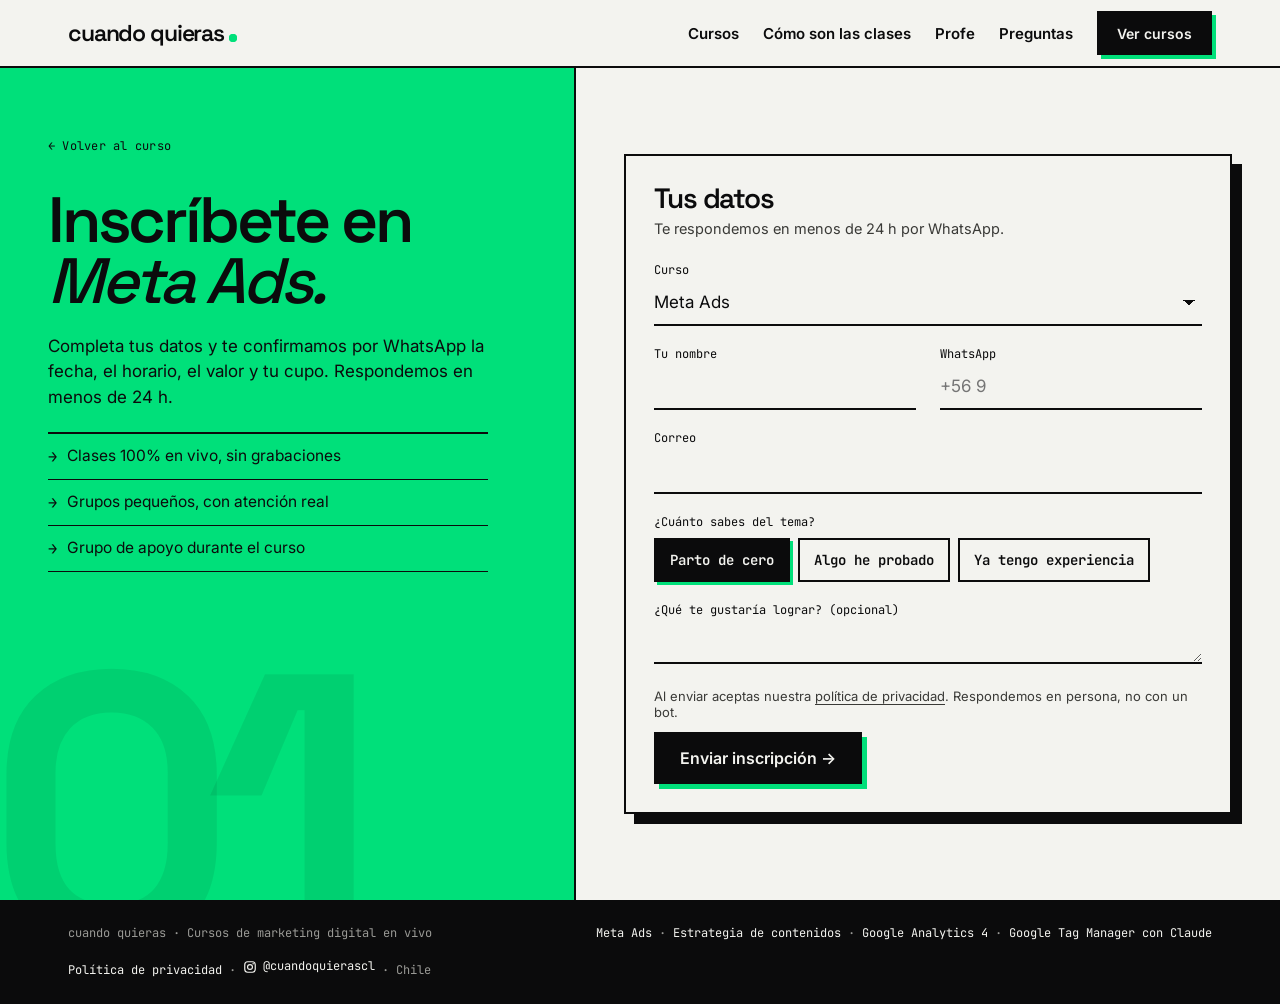
<file: inscripcion.html>
<!DOCTYPE html>
<html lang="es">
<head>
<meta charset="utf-8">
<!-- Google Tag Manager -->
<script>(function(w,d,s,l,i){w[l]=w[l]||[];w[l].push({'gtm.start':
new Date().getTime(),event:'gtm.js'});var f=d.getElementsByTagName(s)[0],
j=d.createElement(s),dl=l!='dataLayer'?'&l='+l:'';j.async=true;j.src=
'https://www.googletagmanager.com/gtm.js?id='+i+dl;f.parentNode.insertBefore(j,f);
})(window,document,'script','dataLayer','GTM-MJT5ZW97');</script>
<!-- End Google Tag Manager -->
<!-- Meta Pixel Code -->
<script>
!function(f,b,e,v,n,t,s)
{if(f.fbq)return;n=f.fbq=function(){n.callMethod?
n.callMethod.apply(n,arguments):n.queue.push(arguments)};
if(!f._fbq)f._fbq=n;n.push=n;n.loaded=!0;n.version='2.0';
n.queue=[];t=b.createElement(e);t.async=!0;
t.src=v;s=b.getElementsByTagName(e)[0];
s.parentNode.insertBefore(t,s)}(window, document,'script',
'https://connect.facebook.net/en_US/fbevents.js');
fbq('init', '610903285378216');
fbq('track', 'PageView');
</script>
<noscript><img height="1" width="1" style="display:none" alt="" src="https://www.facebook.com/tr?id=610903285378216&ev=PageView&noscript=1"></noscript>
<!-- End Meta Pixel Code -->
<meta name="viewport" content="width=device-width, initial-scale=1, viewport-fit=cover">
<title>Inscripción — cuando quieras</title>
<meta name="description" content="Inscríbete en los cursos de marketing digital en vivo de cuando quieras.">
<link rel="canonical" href="https://www.cuandoquieras.cl/inscripcion">
<meta name="theme-color" content="#F3F3EF">
<meta property="og:type" content="website">
<meta property="og:title" content="Inscripción — cuando quieras">
<meta property="og:description" content="Inscríbete en los cursos de marketing digital en vivo de cuando quieras.">
<meta property="og:url" content="https://www.cuandoquieras.cl/inscripcion">
<meta property="og:image" content="https://www.cuandoquieras.cl/og-image.png">
<meta property="og:locale" content="es_CL">
<meta name="twitter:card" content="summary_large_image">
<link rel="icon" type="image/png" sizes="64x64" href="/favicon.png">
<link rel="apple-touch-icon" href="/apple-touch-icon.png">
<link rel="preconnect" href="https://fonts.googleapis.com">
<link rel="preconnect" href="https://fonts.gstatic.com" crossorigin>
<link href="https://fonts.googleapis.com/css2?family=Space+Grotesk:wght@500;600;700&family=Inter:wght@400;500;600&family=JetBrains+Mono:wght@400;500&display=swap" rel="stylesheet">
<link rel="stylesheet" href="/styles.css">
</head>
<body class="c-green">
<!-- Google Tag Manager (noscript) -->
<noscript><iframe src="https://www.googletagmanager.com/ns.html?id=GTM-MJT5ZW97" height="0" width="0" style="display:none;visibility:hidden" title="Google Tag Manager"></iframe></noscript>
<!-- End Google Tag Manager (noscript) -->
<header class="top">
<div class="wrap">
<a href="/" class="logo" aria-label="cuando quieras, inicio">cuando quieras<span class="dot"></span></a>
<nav class="nav" aria-label="Principal">
<a href="/#cursos">Cursos</a>
<a href="/#clases">Cómo son las clases</a>
<a href="/#profe">Profe</a>
<a href="/#preguntas">Preguntas</a>
<a href="/#cursos" class="btn btn-ink" data-cta="header">Ver cursos</a>
</nav>
</div>
</header>

<main class="ins">
<div class="ins-l" id="ins-l">
<span class="ghost-n" id="ins-n" aria-hidden="true">01</span>
<a href="/meta-ads" id="ins-back" class="mono">← Volver al curso</a>
<h1 class="display" id="ins-h1">Inscríbete en <em id="ins-title" style="font-weight:500">Meta Ads.</em></h1>
<p id="ins-p">Completa tus datos y te confirmamos por WhatsApp la fecha, el horario, el valor y tu cupo. Respondemos en menos de 24 h.</p>
<ul>
<li><span>→</span>Clases 100% en vivo, sin grabaciones</li>
<li><span>→</span>Grupos pequeños, con atención real</li>
<li><span>→</span>Grupo de apoyo durante el curso</li>
</ul>
</div>
<div class="ins-r">
<div class="fcard" id="inscribete">
<div class="fcard-h"><b>Tus datos</b><span>Te respondemos en menos de 24 h por WhatsApp.</span></div>
<form class="form js-ins" action="https://formsubmit.co/osvaldo.hernandez.o@gmail.com" method="POST" novalidate>
<div class="field full"><label for="i-curso">Curso</label><select id="i-curso" class="in" name="curso_slug"><option value="meta-ads">Meta Ads</option><option value="estrategia-de-contenidos">Estrategia de contenidos (lista de espera)</option><option value="google-analytics">Google Analytics 4 (lista de espera)</option><option value="google-tag-manager">Google Tag Manager con Claude (lista de espera)</option></select></div>
<div class="field"><label for="i-nombre">Tu nombre</label><input id="i-nombre" class="in" type="text" name="nombre" autocomplete="name" required></div>
<div class="field"><label for="i-wa">WhatsApp</label><input id="i-wa" class="in" type="tel" name="whatsapp" autocomplete="tel" inputmode="tel" placeholder="+56 9" required></div>
<div class="field full"><label for="i-email">Correo</label><input id="i-email" class="in" type="email" name="email" autocomplete="email" inputmode="email" required></div>
<fieldset class="field full"><legend>¿Cuánto sabes del tema?</legend><div class="chips"><label><input type="radio" name="nivel" value="Parto de cero" checked><span>Parto de cero</span></label><label><input type="radio" name="nivel" value="Algo he probado"><span>Algo he probado</span></label><label><input type="radio" name="nivel" value="Ya tengo experiencia"><span>Ya tengo experiencia</span></label></div></fieldset>
<div class="field full"><label for="i-obj">¿Qué te gustaría lograr? (opcional)</label><textarea id="i-obj" class="in" name="objetivo" rows="1"></textarea></div>
<input type="hidden" name="tipo" value="Inscripción">
<input type="hidden" name="_subject" value="Inscripción: Meta Ads — cuando quieras">
<input type="hidden" name="_captcha" value="false">
<input type="hidden" name="_template" value="table">
<input type="text" name="_honey" style="display:none" tabindex="-1" autocomplete="off" aria-hidden="true">
<p class="err" role="alert" hidden></p>
<div class="form-end"><small>Al enviar aceptas nuestra <a href="/privacidad" target="_blank" rel="noopener" style="text-decoration:underline;text-underline-offset:3px">política de privacidad</a>. Respondemos en persona, no con un bot.</small><button type="submit" class="btn btn-ink">Enviar inscripción →</button></div>
</form>
<div class="done" hidden>
<span class="mono">Recibido ✓</span>
<h3 class="done-h">¡Listo!</h3>
<p class="done-p">Te escribimos por WhatsApp en menos de 24 h.</p>
<div class="done-actions"><a href="https://wa.me/56951179298" target="_blank" rel="noopener" class="btn btn-ink done-wa" data-ubicacion="inscripcion_ok">Escribir ahora por WhatsApp</a><a href="/#cursos" class="link">Ver otros cursos</a></div>
</div>
</div>
</div>
</main>
<footer class="foot">
<div class="wrap">
<span>cuando quieras · Cursos de marketing digital en vivo</span>
<span><a href="/meta-ads">Meta Ads</a> · <a href="/estrategia-de-contenidos">Estrategia de contenidos</a> · <a href="/google-analytics">Google Analytics 4</a> · <a href="/google-tag-manager">Google Tag Manager con Claude</a></span>
<span><a href="/privacidad">Política de privacidad</a> · <a href="https://www.instagram.com/cuandoquierascl/" target="_blank" rel="noopener" class="foot-ig" data-ubicacion="footer"><svg viewBox="0 0 24 24" fill="none" aria-hidden="true"><rect x="3" y="3" width="18" height="18" rx="5" stroke="currentColor" stroke-width="2"/><circle cx="12" cy="12" r="4.2" stroke="currentColor" stroke-width="2"/><circle cx="17.4" cy="6.6" r="1.3" fill="currentColor"/></svg>@cuandoquierascl</a> · Chile</span>
</div>
</footer>
<script src="/main.js" defer></script>
</body>
</html>
</file>
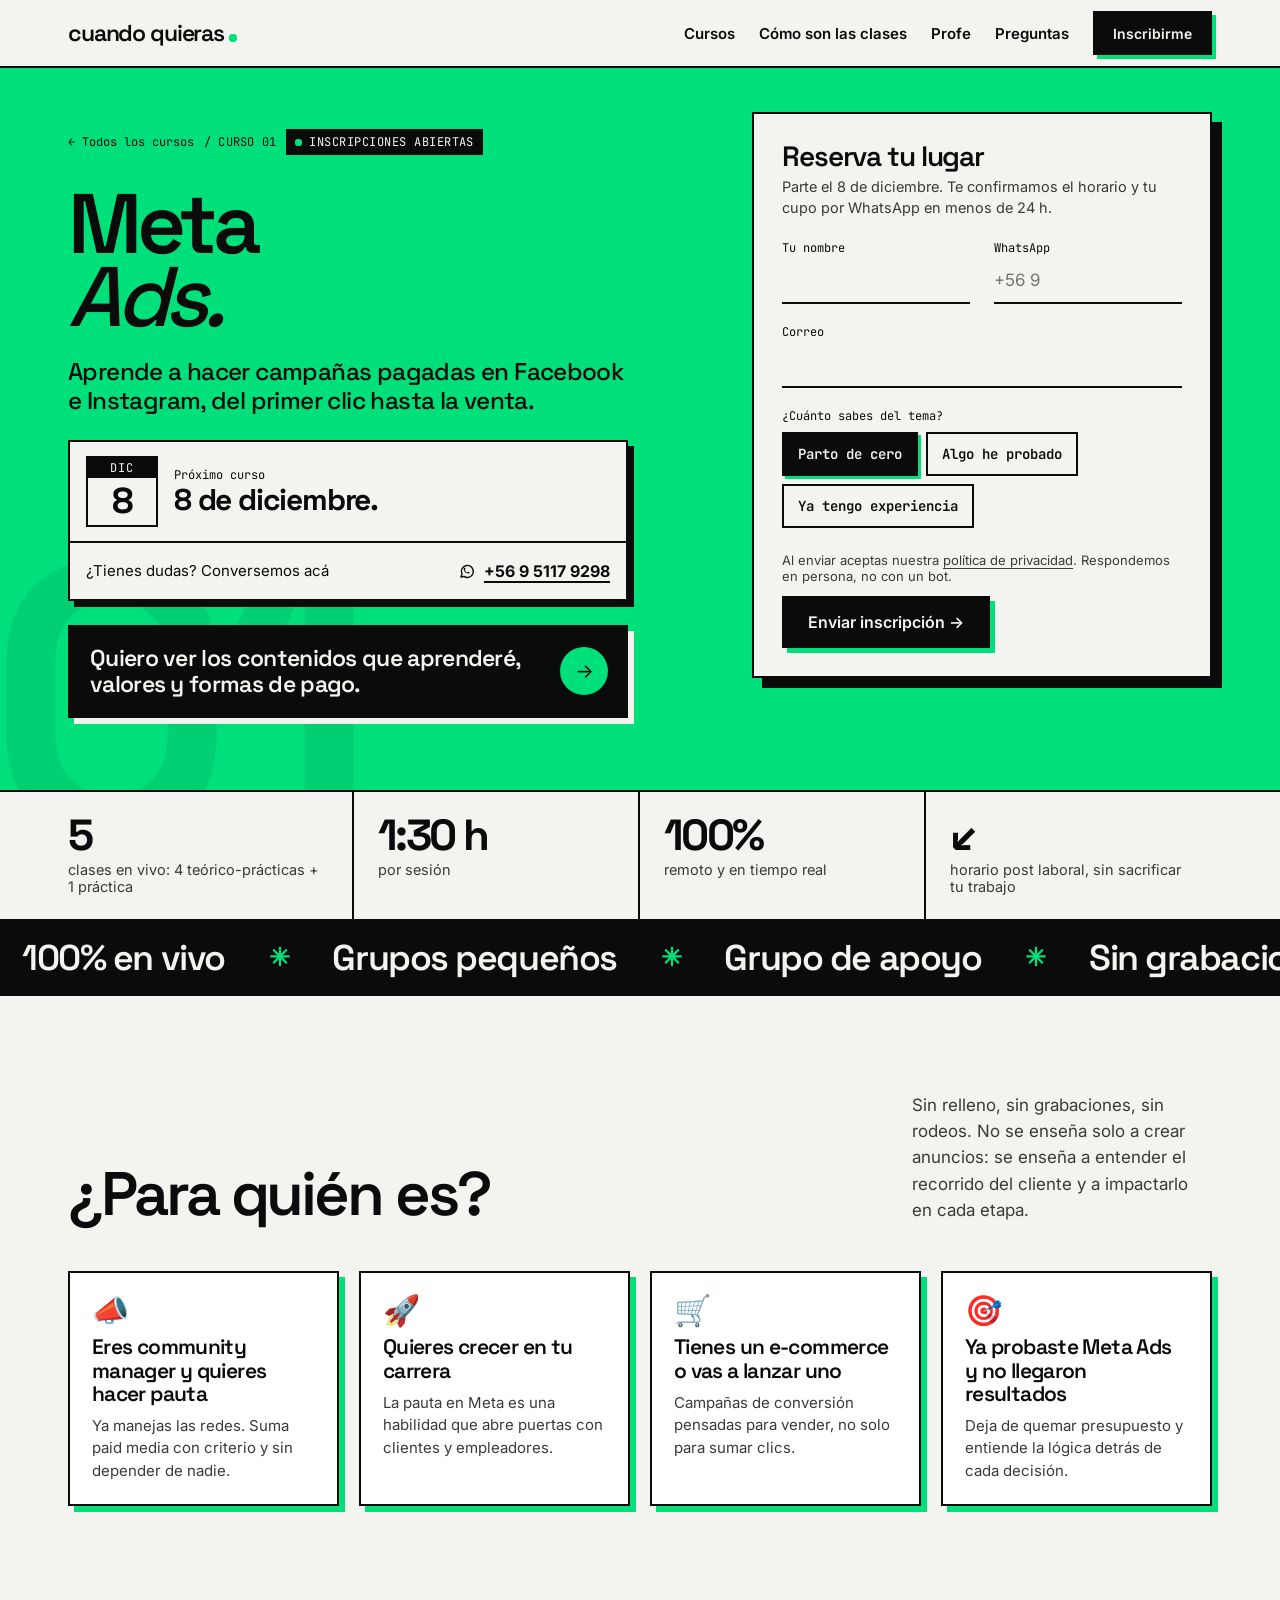
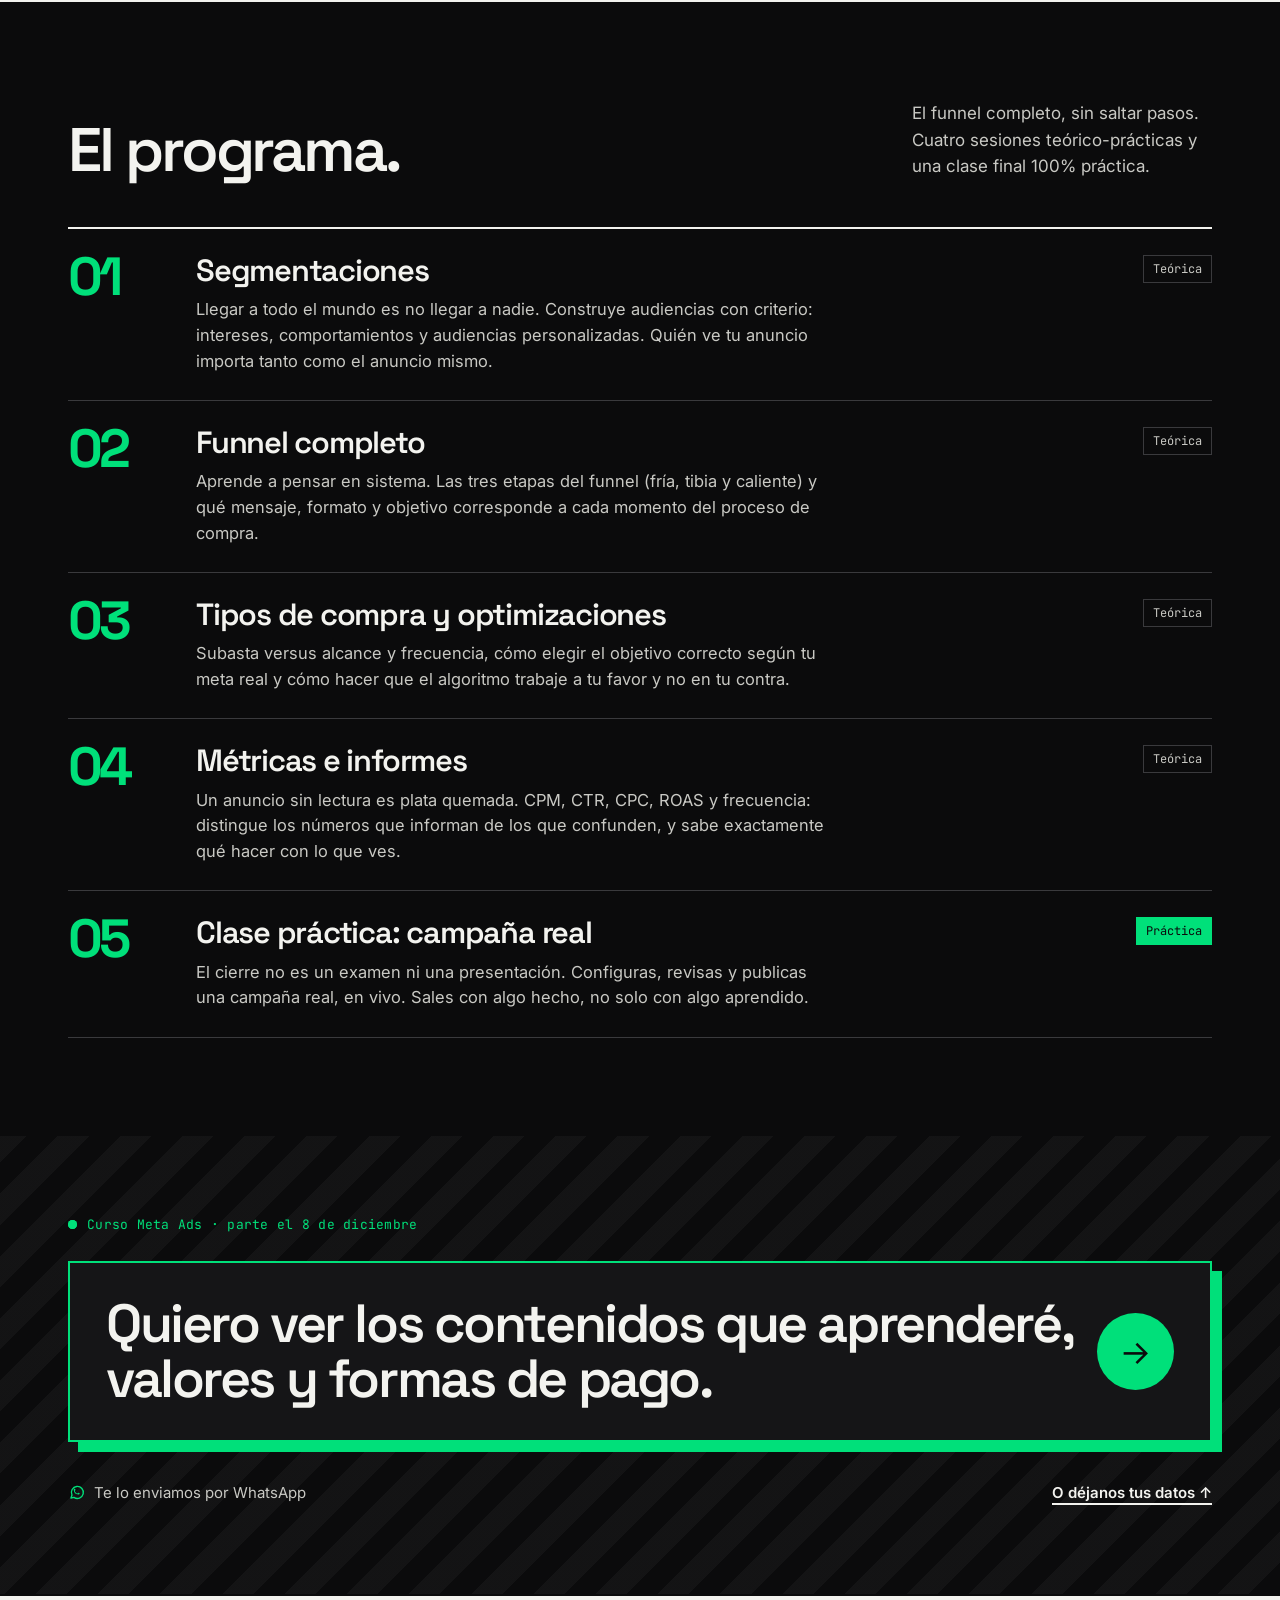
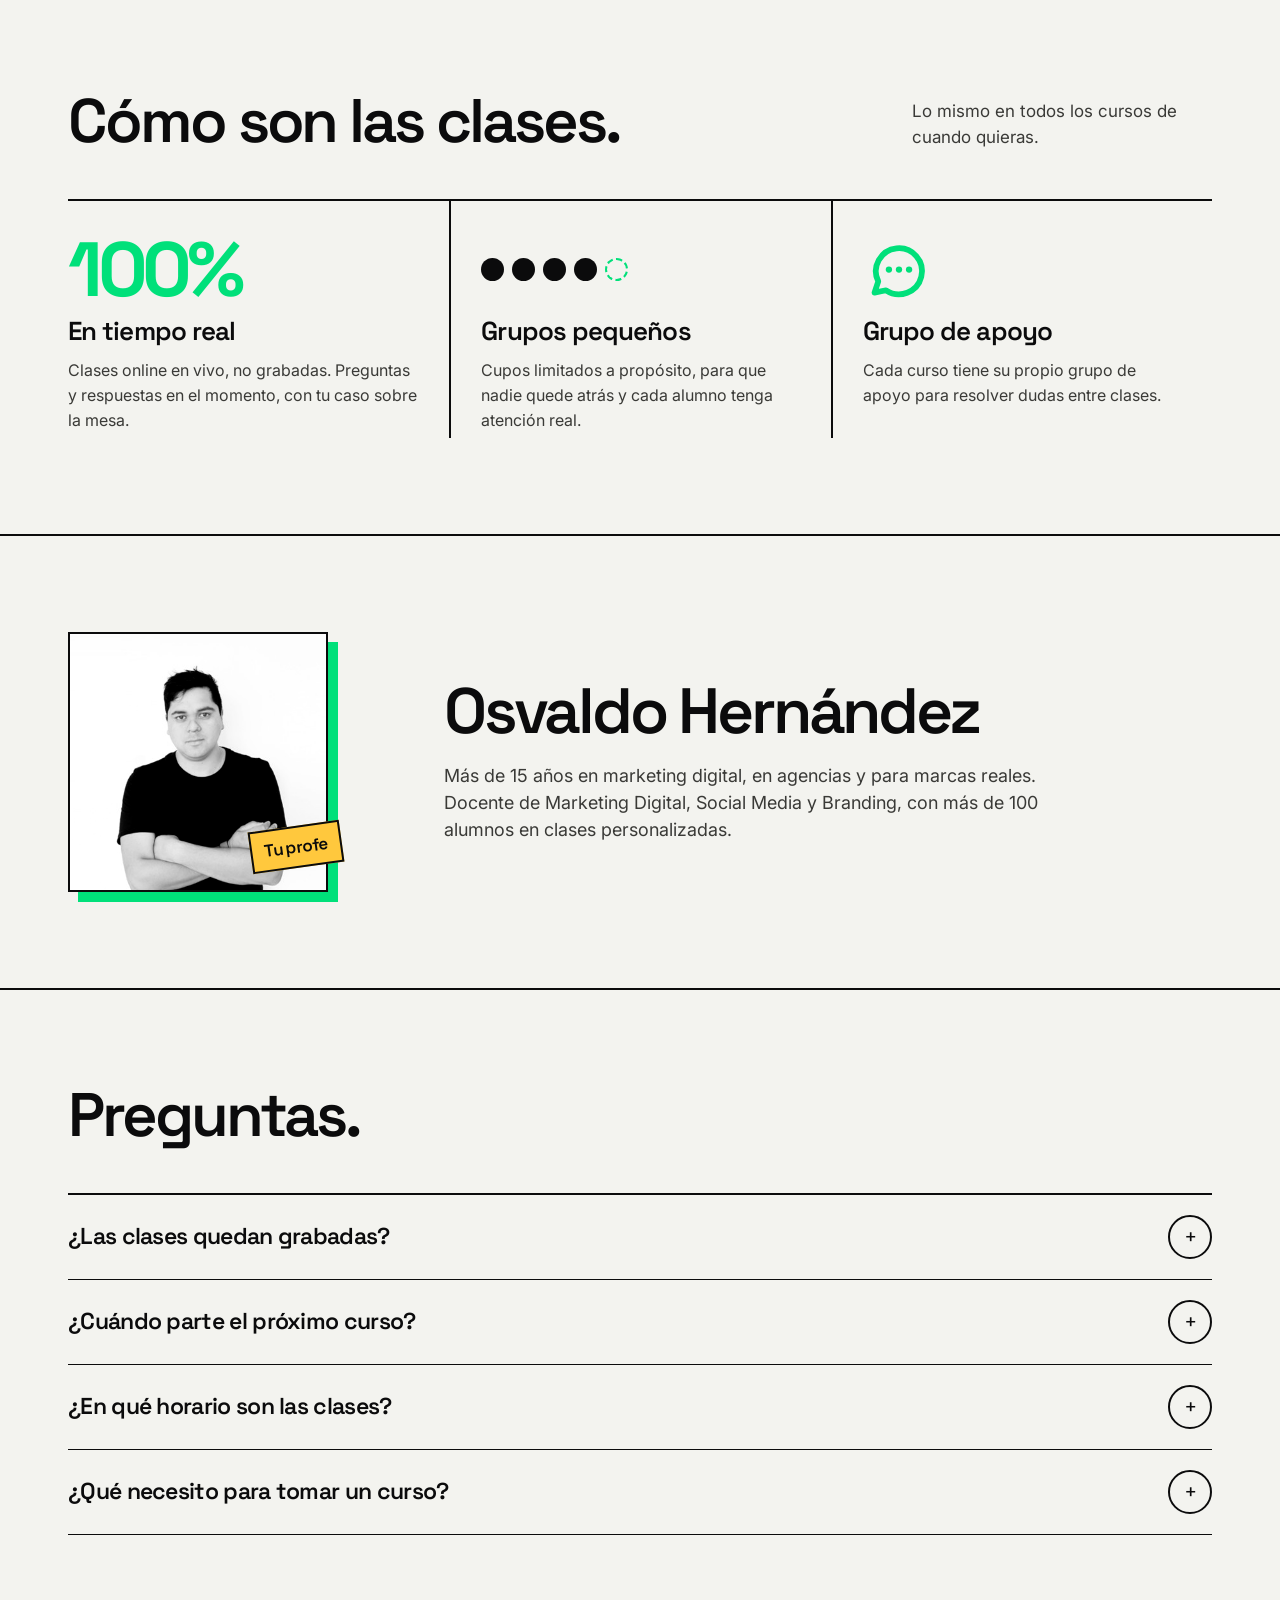
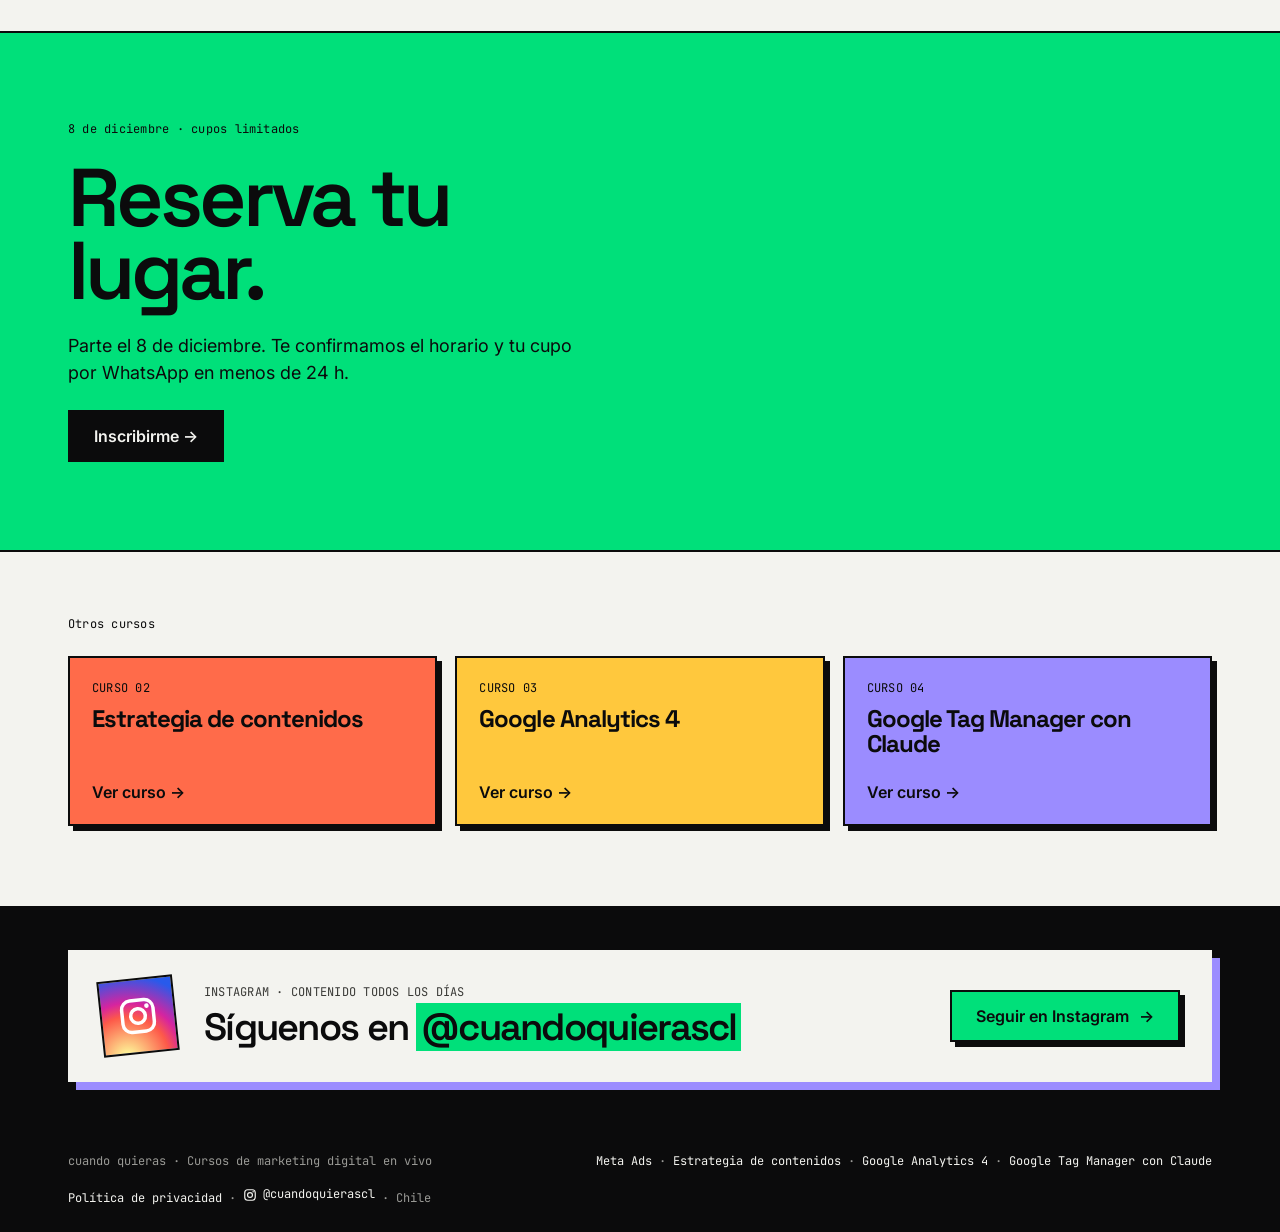
<file: meta-ads.html>
<!DOCTYPE html>
<html lang="es">
<head>
<meta charset="utf-8">
<!-- Google Tag Manager -->
<script>(function(w,d,s,l,i){w[l]=w[l]||[];w[l].push({'gtm.start':
new Date().getTime(),event:'gtm.js'});var f=d.getElementsByTagName(s)[0],
j=d.createElement(s),dl=l!='dataLayer'?'&l='+l:'';j.async=true;j.src=
'https://www.googletagmanager.com/gtm.js?id='+i+dl;f.parentNode.insertBefore(j,f);
})(window,document,'script','dataLayer','GTM-MJT5ZW97');</script>
<!-- End Google Tag Manager -->
<!-- Meta Pixel Code -->
<script>
!function(f,b,e,v,n,t,s)
{if(f.fbq)return;n=f.fbq=function(){n.callMethod?
n.callMethod.apply(n,arguments):n.queue.push(arguments)};
if(!f._fbq)f._fbq=n;n.push=n;n.loaded=!0;n.version='2.0';
n.queue=[];t=b.createElement(e);t.async=!0;
t.src=v;s=b.getElementsByTagName(e)[0];
s.parentNode.insertBefore(t,s)}(window, document,'script',
'https://connect.facebook.net/en_US/fbevents.js');
fbq('init', '610903285378216');
fbq('track', 'PageView');
</script>
<noscript><img height="1" width="1" style="display:none" alt="" src="https://www.facebook.com/tr?id=610903285378216&ev=PageView&noscript=1"></noscript>
<!-- End Meta Pixel Code -->
<meta name="viewport" content="width=device-width, initial-scale=1, viewport-fit=cover">
<title>Curso Meta Ads en vivo — cuando quieras</title>
<meta name="description" content="Aprende a hacer campañas pagadas en Facebook e Instagram, del primer clic hasta la venta. Clases 100% en vivo, grupos pequeños y grupo de apoyo.">
<link rel="canonical" href="https://www.cuandoquieras.cl/meta-ads">
<meta name="theme-color" content="#F3F3EF">
<meta property="og:type" content="website">
<meta property="og:title" content="Curso Meta Ads en vivo — cuando quieras">
<meta property="og:description" content="Aprende a hacer campañas pagadas en Facebook e Instagram, del primer clic hasta la venta. Clases 100% en vivo, grupos pequeños y grupo de apoyo.">
<meta property="og:url" content="https://www.cuandoquieras.cl/meta-ads">
<meta property="og:image" content="https://www.cuandoquieras.cl/og-image.png">
<meta property="og:locale" content="es_CL">
<meta name="twitter:card" content="summary_large_image">
<link rel="icon" type="image/png" sizes="64x64" href="/favicon.png">
<link rel="apple-touch-icon" href="/apple-touch-icon.png">
<link rel="preconnect" href="https://fonts.googleapis.com">
<link rel="preconnect" href="https://fonts.gstatic.com" crossorigin>
<link href="https://fonts.googleapis.com/css2?family=Space+Grotesk:wght@500;600;700&family=Inter:wght@400;500;600&family=JetBrains+Mono:wght@400;500&display=swap" rel="stylesheet">
<link rel="stylesheet" href="/styles.css">
</head>
<body class="c-green">
<!-- Google Tag Manager (noscript) -->
<noscript><iframe src="https://www.googletagmanager.com/ns.html?id=GTM-MJT5ZW97" height="0" width="0" style="display:none;visibility:hidden" title="Google Tag Manager"></iframe></noscript>
<!-- End Google Tag Manager (noscript) -->
<header class="top">
<div class="wrap">
<a href="/" class="logo" aria-label="cuando quieras, inicio">cuando quieras<span class="dot"></span></a>
<nav class="nav" aria-label="Principal">
<a href="/#cursos">Cursos</a>
<a href="/#clases">Cómo son las clases</a>
<a href="/#profe">Profe</a>
<a href="/#preguntas">Preguntas</a>
<a href="#inscribete" class="btn btn-ink" data-cta="header">Inscribirme</a>
</nav>
</div>
</header>

<main data-curso="meta-ads">
<section class="lhero">
<span class="ghost-n" aria-hidden="true">01</span>
<div class="wrap">
<div class="lhero-txt">
<div class="crumbs"><a href="/#cursos">← Todos los cursos</a><span class="mono">/ CURSO 01</span><span class="status"><span class="dot"></span>INSCRIPCIONES ABIERTAS</span></div>
<h1 class="display">Meta<br><em>Ads.</em></h1>
<p>Aprende a hacer campañas pagadas en Facebook e Instagram, del primer clic hasta la venta.</p>
<div class="next-box"><div class="next-row"><span class="cal big"><b>8</b><small>DIC</small></span><p><small>Próximo curso</small><b>8 de diciembre.</b></p></div><a href="https://wa.me/56951179298?text=Hola%2C%20tengo%20una%20duda%20sobre%20el%20curso%20de%20Meta%20Ads" target="_blank" rel="noopener" class="ask" data-ubicacion="hero_dudas"><span>¿Tienes dudas? Conversemos acá</span><b><svg width="20" height="20" viewBox="0 0 24 24" fill="none" aria-hidden="true"><path d="M4 20l1.3-3.9A8 8 0 1 1 8 19.2L4 20z" stroke="currentColor" stroke-width="1.8" stroke-linejoin="round"/><path d="M9 10.5c.5 1.6 1.9 3 3.5 3.5l1.2-1.1 2 .9c-.2 1.1-1.1 1.7-2.1 1.6A6.5 6.5 0 0 1 7.6 9.4c-.1-1 .5-1.9 1.6-2.1l.9 2-1.1 1.2z" fill="currentColor"/></svg> +56 9 5117 9298</b></a></div>
<a href="https://wa.me/56951179298?text=Hola%2C%20quiero%20ver%20los%20contenidos%20que%20aprender%C3%A9%2C%20valores%20y%20formas%20de%20pago%20del%20curso%20de%20Meta%20Ads" target="_blank" rel="noopener" class="hcall" data-ubicacion="hero_llamado_info"><span class="hcall-t">Quiero ver los contenidos que aprenderé, valores y formas de pago.</span><span class="hcall-arr" aria-hidden="true">→</span></a>
</div>
<div class="fcard" id="inscribete">
<div class="fcard-h"><b>Reserva tu lugar</b><span>Parte el 8 de diciembre. Te confirmamos el horario y tu cupo por WhatsApp en menos de 24 h.</span></div>
<form class="form js-ins" action="https://formsubmit.co/osvaldo.hernandez.o@gmail.com" method="POST" novalidate>
<input type="hidden" name="curso_slug" value="meta-ads">
<div class="field"><label for="c-nombre">Tu nombre</label><input id="c-nombre" class="in" type="text" name="nombre" autocomplete="name" required></div>
<div class="field"><label for="c-wa">WhatsApp</label><input id="c-wa" class="in" type="tel" name="whatsapp" autocomplete="tel" inputmode="tel" placeholder="+56 9" required></div>
<div class="field full"><label for="c-email">Correo</label><input id="c-email" class="in" type="email" name="email" autocomplete="email" inputmode="email" required></div>
<fieldset class="field full"><legend>¿Cuánto sabes del tema?</legend><div class="chips"><label><input type="radio" name="nivel" value="Parto de cero" checked><span>Parto de cero</span></label><label><input type="radio" name="nivel" value="Algo he probado"><span>Algo he probado</span></label><label><input type="radio" name="nivel" value="Ya tengo experiencia"><span>Ya tengo experiencia</span></label></div></fieldset>

<input type="hidden" name="tipo" value="Inscripción">
<input type="hidden" name="_subject" value="Inscripción: Meta Ads — cuando quieras">
<input type="hidden" name="_captcha" value="false">
<input type="hidden" name="_template" value="table">
<input type="text" name="_honey" style="display:none" tabindex="-1" autocomplete="off" aria-hidden="true">
<p class="err" role="alert" hidden></p>
<div class="form-end"><small>Al enviar aceptas nuestra <a href="/privacidad" target="_blank" rel="noopener" style="text-decoration:underline;text-underline-offset:3px">política de privacidad</a>. Respondemos en persona, no con un bot.</small><button type="submit" class="btn btn-ink">Enviar inscripción →</button></div>
</form>
<div class="done" hidden>
<span class="mono">Recibido ✓</span>
<h3 class="done-h">¡Listo!</h3>
<p class="done-p">Te escribimos por WhatsApp en menos de 24 h.</p>
<div class="done-actions"><a href="https://wa.me/56951179298" target="_blank" rel="noopener" class="btn btn-ink done-wa" data-ubicacion="inscripcion_ok">Escribir ahora por WhatsApp</a><a href="/#cursos" class="link">Ver otros cursos</a></div>
</div>
</div>
</div>
</section>
<div class="facts-wrap"><div class="wrap facts"><div><b>5</b><span>clases en vivo: 4 teórico-prácticas + 1 práctica</span></div><div><b>1:30 h</b><span>por sesión</span></div><div><b>100%</b><span>remoto y en tiempo real</span></div><div><b>↙</b><span>horario post laboral, sin sacrificar tu trabajo</span></div></div></div>
<div class="band ink" aria-hidden="true"><div class="band-track"><span>100% en vivo</span><span>Grupos pequeños</span><span>Grupo de apoyo</span><span>Sin grabaciones</span><span>Horario post laboral</span><span>100% en vivo</span><span>Grupos pequeños</span><span>Grupo de apoyo</span><span>Sin grabaciones</span><span>Horario post laboral</span></div></div>

<section class="sec" id="para-quien">
<div class="wrap sec-in">
<div class="sec-head"><h2 class="display">¿Para quién es?</h2><p>Sin relleno, sin grabaciones, sin rodeos. No se enseña solo a crear anuncios: se enseña a entender el recorrido del cliente y a impactarlo en cada etapa.</p></div>
<div class="who"><div class="who-card"><span class="em" aria-hidden="true">📣</span><h3>Eres community manager y quieres hacer pauta</h3><p>Ya manejas las redes. Suma paid media con criterio y sin depender de nadie.</p></div><div class="who-card"><span class="em" aria-hidden="true">🚀</span><h3>Quieres crecer en tu carrera</h3><p>La pauta en Meta es una habilidad que abre puertas con clientes y empleadores.</p></div><div class="who-card"><span class="em" aria-hidden="true">🛒</span><h3>Tienes un e-commerce o vas a lanzar uno</h3><p>Campañas de conversión pensadas para vender, no solo para sumar clics.</p></div><div class="who-card"><span class="em" aria-hidden="true">🎯</span><h3>Ya probaste Meta Ads y no llegaron resultados</h3><p>Deja de quemar presupuesto y entiende la lógica detrás de cada decisión.</p></div></div>
</div>
</section>
<section class="sec dark" id="programa">
<div class="wrap sec-in">
<div class="sec-head"><h2 class="display">El programa.</h2><p>El funnel completo, sin saltar pasos. Cuatro sesiones teórico-prácticas y una clase final 100% práctica.</p></div>
<div class="mods"><div class="mod"><span class="mod-n">01</span><div><h3>Segmentaciones</h3><p>Llegar a todo el mundo es no llegar a nadie. Construye audiencias con criterio: intereses, comportamientos y audiencias personalizadas. Quién ve tu anuncio importa tanto como el anuncio mismo.</p></div><span class="tag">Teórica</span></div><div class="mod"><span class="mod-n">02</span><div><h3>Funnel completo</h3><p>Aprende a pensar en sistema. Las tres etapas del funnel (fría, tibia y caliente) y qué mensaje, formato y objetivo corresponde a cada momento del proceso de compra.</p></div><span class="tag">Teórica</span></div><div class="mod"><span class="mod-n">03</span><div><h3>Tipos de compra y optimizaciones</h3><p>Subasta versus alcance y frecuencia, cómo elegir el objetivo correcto según tu meta real y cómo hacer que el algoritmo trabaje a tu favor y no en tu contra.</p></div><span class="tag">Teórica</span></div><div class="mod"><span class="mod-n">04</span><div><h3>Métricas e informes</h3><p>Un anuncio sin lectura es plata quemada. CPM, CTR, CPC, ROAS y frecuencia: distingue los números que informan de los que confunden, y sabe exactamente qué hacer con lo que ves.</p></div><span class="tag">Teórica</span></div><div class="mod"><span class="mod-n">05</span><div><h3>Clase práctica: campaña real</h3><p>El cierre no es un examen ni una presentación. Configuras, revisas y publicas una campaña real, en vivo. Sales con algo hecho, no solo con algo aprendido.</p></div><span class="tag on">Práctica</span></div></div>
</div>
</section>

<section class="callout">
<div class="wrap">
<span class="mono callout-k"><span class="dot"></span>Curso Meta Ads · parte el 8 de diciembre</span>
<a href="https://wa.me/56951179298?text=Hola%2C%20quiero%20ver%20los%20contenidos%20que%20aprender%C3%A9%2C%20valores%20y%20formas%20de%20pago%20del%20curso%20de%20Meta%20Ads" target="_blank" rel="noopener" class="callout-link" data-ubicacion="llamado_info">
<span class="callout-t">Quiero ver los contenidos que aprenderé, valores y formas de pago.</span>
<span class="callout-arr" aria-hidden="true">→</span>
</a>
<div class="callout-foot"><span><svg width="20" height="20" viewBox="0 0 24 24" fill="none" aria-hidden="true"><path d="M4 20l1.3-3.9A8 8 0 1 1 8 19.2L4 20z" stroke="currentColor" stroke-width="1.8" stroke-linejoin="round"/><path d="M9 10.5c.5 1.6 1.9 3 3.5 3.5l1.2-1.1 2 .9c-.2 1.1-1.1 1.7-2.1 1.6A6.5 6.5 0 0 1 7.6 9.4c-.1-1 .5-1.9 1.6-2.1l.9 2-1.1 1.2z" fill="currentColor"/></svg> Te lo enviamos por WhatsApp</span><a href="#inscribete" class="link" data-cta="llamado">O déjanos tus datos ↑</a></div>
</div>
</section>

<section class="sec" id="clases">
<div class="wrap sec-in">
<div class="sec-head"><h2 class="display">Cómo son las clases.</h2><p>Lo mismo en todos los cursos de cuando quieras.</p></div>
<div class="attrs">
<div class="attr"><span class="attr-big">100%</span><h3>En tiempo real</h3><p>Clases online en vivo, no grabadas. Preguntas y respuestas en el momento, con tu caso sobre la mesa.</p></div>
<div class="attr"><span class="seats" aria-hidden="true"><i></i><i></i><i></i><i></i><i></i></span><h3>Grupos pequeños</h3><p>Cupos limitados a propósito, para que nadie quede atrás y cada alumno tenga atención real.</p></div>
<div class="attr"><span class="attr-ico" aria-hidden="true"><svg viewBox="0 0 24 24" fill="none"><path d="M4 20l1.3-3.9A8 8 0 1 1 8 19.2L4 20z" stroke="#00E07A" stroke-width="2" stroke-linejoin="round"/><circle cx="9" cy="12" r="1.1" fill="#00E07A"/><circle cx="12.5" cy="12" r="1.1" fill="#00E07A"/><circle cx="16" cy="12" r="1.1" fill="#00E07A"/></svg></span><h3>Grupo de apoyo</h3><p>Cada curso tiene su propio grupo de apoyo para resolver dudas entre clases.</p></div>
</div>
</div>
</section>
<section class="sec" id="profe">
<div class="wrap sec-in">
<div class="profe">
<div class="profe-pic" style="max-width:260px"><div class="ph"><img src="/osvaldo.jpg" alt="Osvaldo Hernández" width="400" height="400"></div><span class="sticker">Tu profe</span></div>
<div class="profe-txt">
<h2 class="display">Osvaldo Hernández</h2>
<p>Más de 15 años en marketing digital, en agencias y para marcas reales. Docente de Marketing Digital, Social Media y Branding, con más de 100 alumnos en clases personalizadas.</p>
</div>
</div>
</div>
</section>
<section class="sec" id="preguntas">
<div class="wrap sec-in">
<div class="sec-head"><h2 class="display">Preguntas.</h2></div>
<div class="faq"><details><summary>¿Las clases quedan grabadas?</summary><p>No. Las clases son 100% en vivo, en tiempo real. Por eso los grupos son pequeños y cada curso tiene su grupo de apoyo para las dudas entre clases.</p></details><details><summary>¿Cuándo parte el próximo curso?</summary><p>El próximo curso de Meta Ads parte el 8 de diciembre. Los cupos son limitados: inscríbete y te confirmamos el horario y tu cupo por WhatsApp.</p></details><details><summary>¿En qué horario son las clases?</summary><p>En horario post laboral, pensado para quienes trabajan durante el día.</p></details><details><summary>¿Qué necesito para tomar un curso?</summary><p>Un computador con buena conexión a internet. Las clases son 100% remotas.</p></details></div>
</div>
</section>
<section class="final">
<div class="wrap">
<span class="mono">8 de diciembre · cupos limitados</span>
<h2 class="display">Reserva tu<br>lugar.</h2>
<p>Parte el 8 de diciembre. Te confirmamos el horario y tu cupo por WhatsApp en menos de 24 h.</p>
<a href="#inscribete" class="btn btn-ink" data-cta="final_curso">Inscribirme →</a>
</div>
</section>
<section class="sec" style="border-bottom:0">
<div class="wrap" style="padding-top:64px;padding-bottom:80px;display:flex;flex-direction:column;gap:24px">
<span class="mono">Otros cursos</span>
<div class="others"><a href="/estrategia-de-contenidos" class="other c-coral"><span class="mono">CURSO 02</span><b>Estrategia de contenidos</b><span>Ver curso →</span></a><a href="/google-analytics" class="other c-sun"><span class="mono">CURSO 03</span><b>Google Analytics 4</b><span>Ver curso →</span></a><a href="/google-tag-manager" class="other c-lila"><span class="mono">CURSO 04</span><b>Google Tag Manager con Claude</b><span>Ver curso →</span></a></div>
</div>
</section>
</main>
<a href="https://wa.me/56951179298?text=Hola%2C%20tengo%20una%20consulta%20sobre%20el%20curso%20de%20Meta%20Ads" target="_blank" rel="noopener" class="wa off" data-ubicacion="boton_flotante" aria-label="Escríbenos por WhatsApp"><span class="dot"></span><svg width="20" height="20" viewBox="0 0 24 24" fill="none" aria-hidden="true"><path d="M4 20l1.3-3.9A8 8 0 1 1 8 19.2L4 20z" stroke="currentColor" stroke-width="1.8" stroke-linejoin="round"/><path d="M9 10.5c.5 1.6 1.9 3 3.5 3.5l1.2-1.1 2 .9c-.2 1.1-1.1 1.7-2.1 1.6A6.5 6.5 0 0 1 7.6 9.4c-.1-1 .5-1.9 1.6-2.1l.9 2-1.1 1.2z" fill="currentColor"/></svg><span class="wa-t">WhatsApp</span></a>
<section class="igband" aria-label="Instagram de cuando quieras">
<div class="wrap">
<a href="https://www.instagram.com/cuandoquierascl/" target="_blank" rel="noopener" class="ig-card" data-ubicacion="banda_instagram">
<span class="ig-tile"><svg viewBox="0 0 24 24" fill="none" aria-hidden="true"><rect x="3" y="3" width="18" height="18" rx="5" stroke="currentColor" stroke-width="2"/><circle cx="12" cy="12" r="4.2" stroke="currentColor" stroke-width="2"/><circle cx="17.4" cy="6.6" r="1.3" fill="currentColor"/></svg></span>
<span class="ig-txt"><span class="mono ig-kick">Instagram · contenido todos los días</span><b class="ig-h">Síguenos en <span class="ig-handle">@cuandoquierascl</span></b></span>
<span class="btn btn-c ig-btn">Seguir en Instagram <span aria-hidden="true">→</span></span>
</a>
</div>
</section>
<footer class="foot">
<div class="wrap">
<span>cuando quieras · Cursos de marketing digital en vivo</span>
<span><a href="/meta-ads">Meta Ads</a> · <a href="/estrategia-de-contenidos">Estrategia de contenidos</a> · <a href="/google-analytics">Google Analytics 4</a> · <a href="/google-tag-manager">Google Tag Manager con Claude</a></span>
<span><a href="/privacidad">Política de privacidad</a> · <a href="https://www.instagram.com/cuandoquierascl/" target="_blank" rel="noopener" class="foot-ig" data-ubicacion="footer"><svg viewBox="0 0 24 24" fill="none" aria-hidden="true"><rect x="3" y="3" width="18" height="18" rx="5" stroke="currentColor" stroke-width="2"/><circle cx="12" cy="12" r="4.2" stroke="currentColor" stroke-width="2"/><circle cx="17.4" cy="6.6" r="1.3" fill="currentColor"/></svg>@cuandoquierascl</a> · Chile</span>
</div>
</footer>
<script src="/main.js" defer></script>
</body>
</html>
</file>
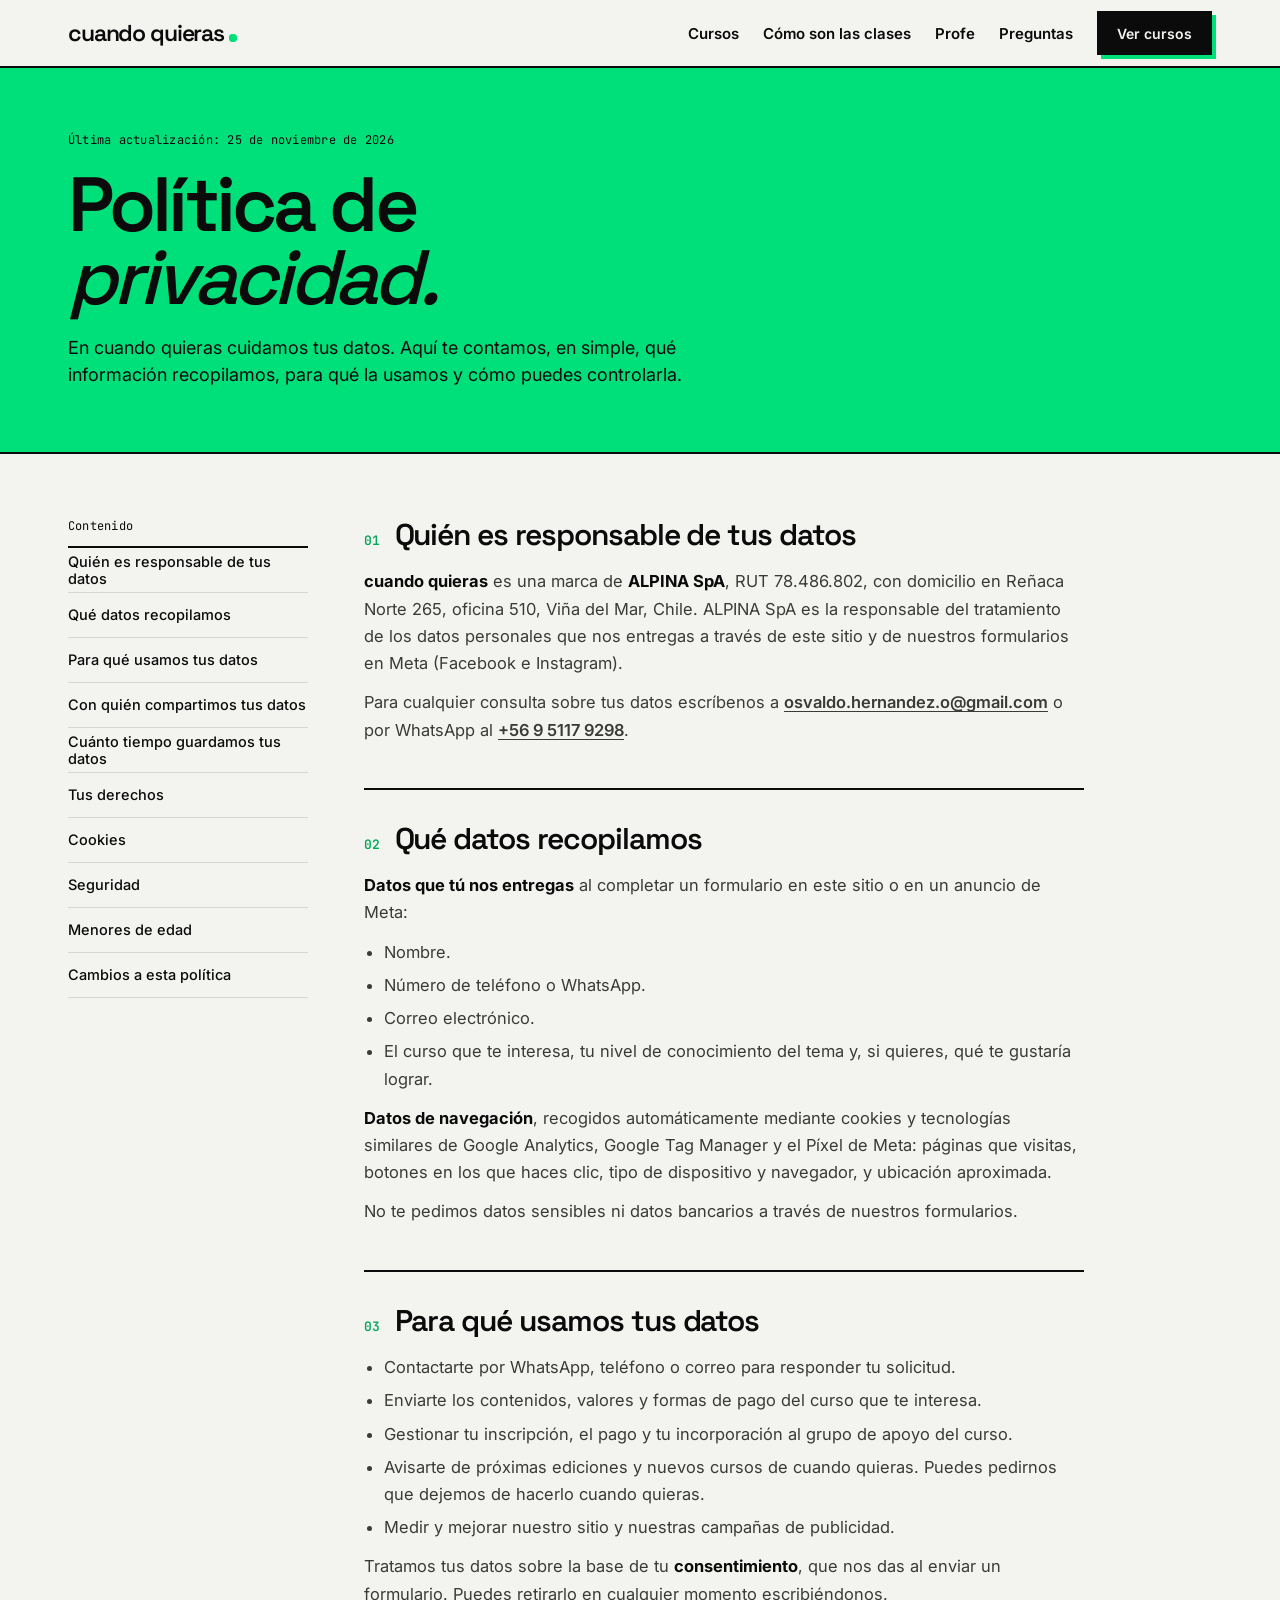
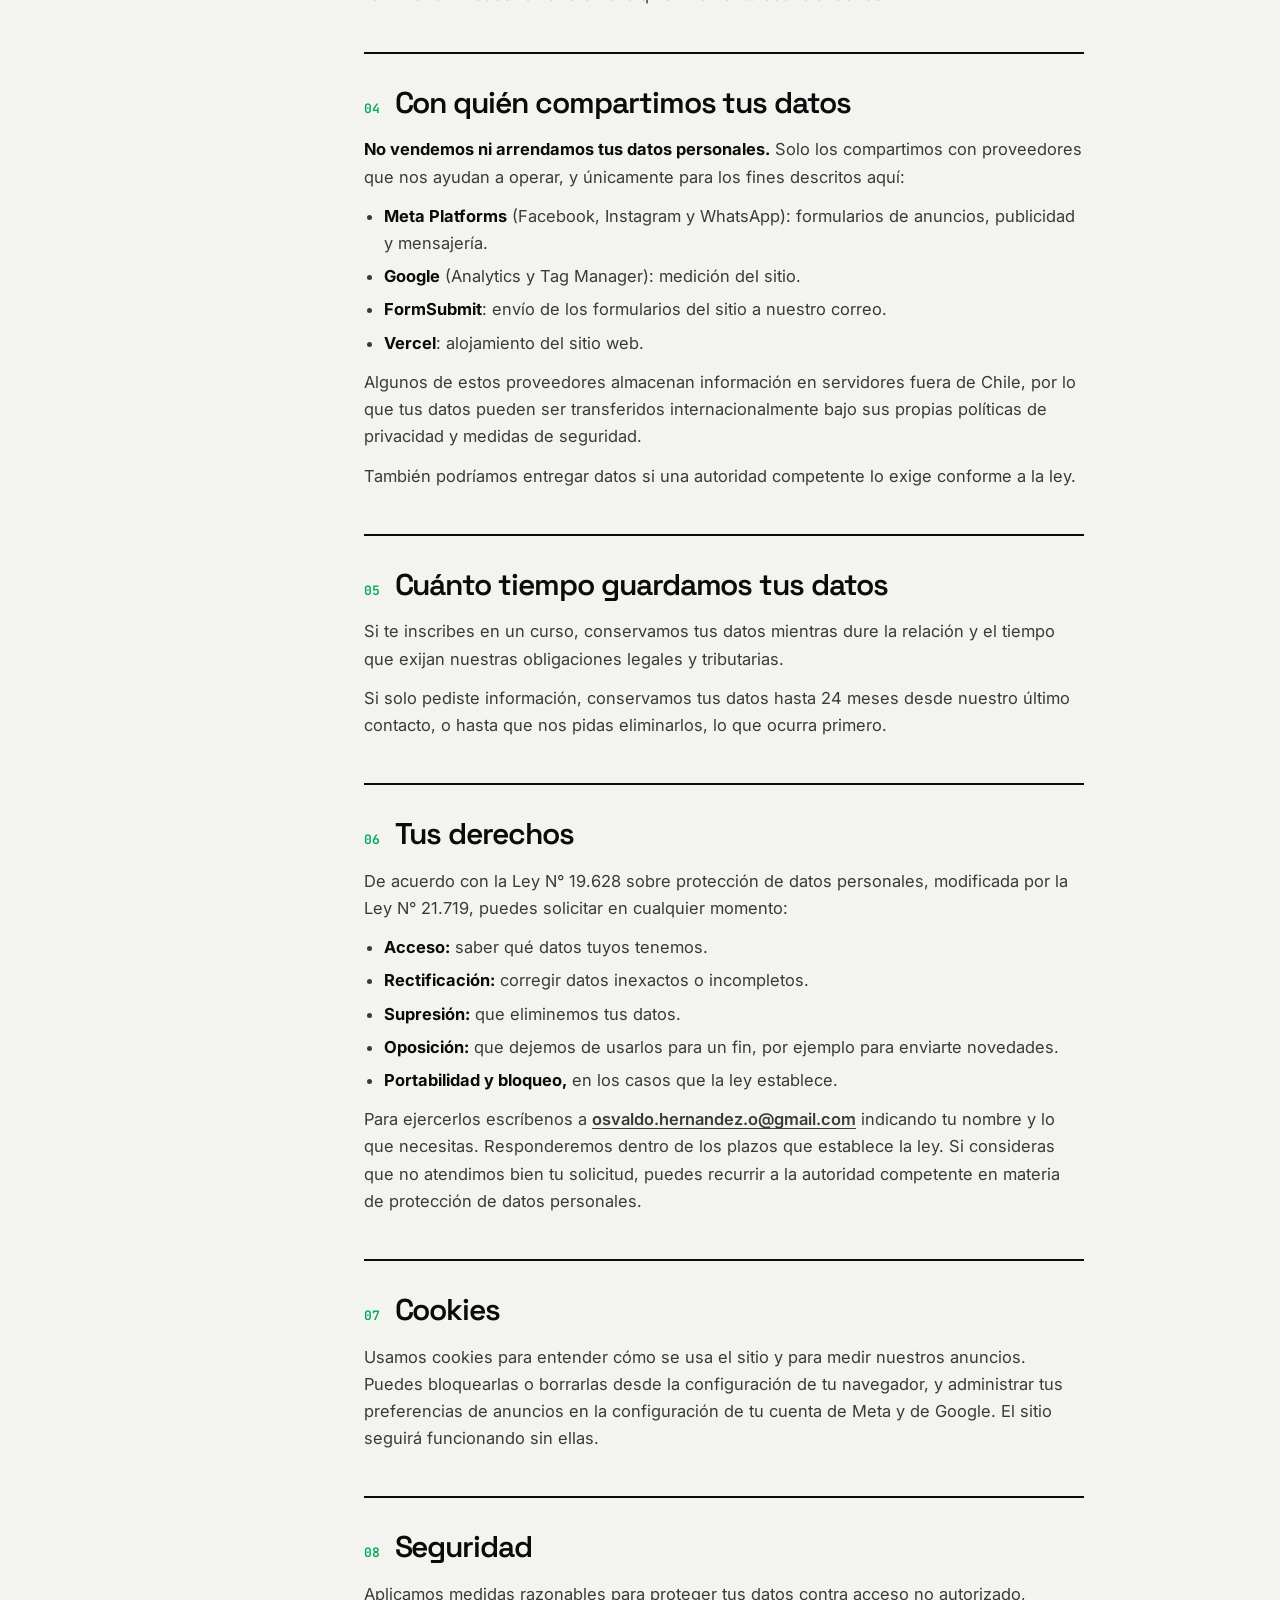
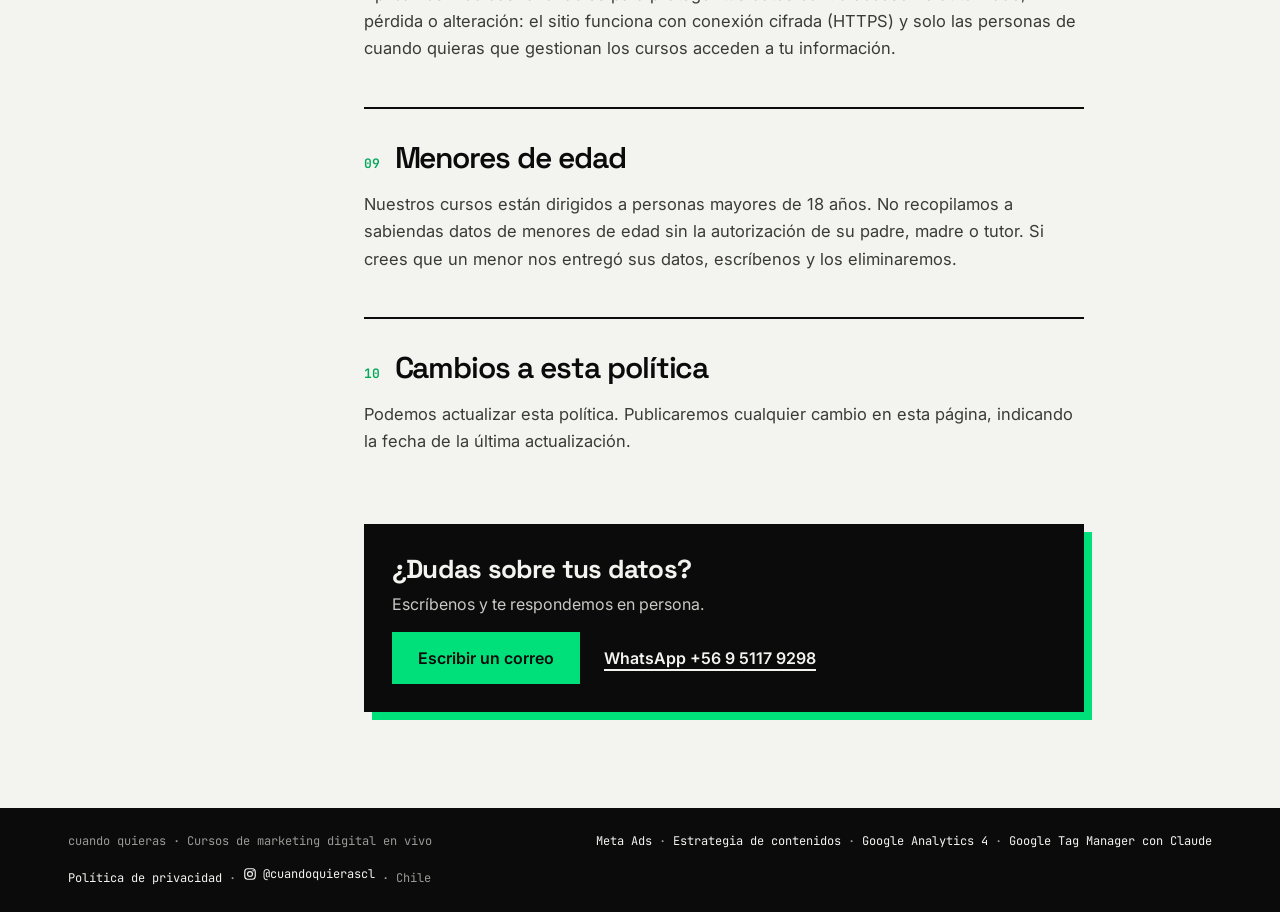
<file: privacidad.html>
<!DOCTYPE html>
<html lang="es">
<head>
<meta charset="utf-8">
<!-- Google Tag Manager -->
<script>(function(w,d,s,l,i){w[l]=w[l]||[];w[l].push({'gtm.start':
new Date().getTime(),event:'gtm.js'});var f=d.getElementsByTagName(s)[0],
j=d.createElement(s),dl=l!='dataLayer'?'&l='+l:'';j.async=true;j.src=
'https://www.googletagmanager.com/gtm.js?id='+i+dl;f.parentNode.insertBefore(j,f);
})(window,document,'script','dataLayer','GTM-MJT5ZW97');</script>
<!-- End Google Tag Manager -->
<!-- Meta Pixel Code -->
<script>
!function(f,b,e,v,n,t,s)
{if(f.fbq)return;n=f.fbq=function(){n.callMethod?
n.callMethod.apply(n,arguments):n.queue.push(arguments)};
if(!f._fbq)f._fbq=n;n.push=n;n.loaded=!0;n.version='2.0';
n.queue=[];t=b.createElement(e);t.async=!0;
t.src=v;s=b.getElementsByTagName(e)[0];
s.parentNode.insertBefore(t,s)}(window, document,'script',
'https://connect.facebook.net/en_US/fbevents.js');
fbq('init', '610903285378216');
fbq('track', 'PageView');
</script>
<noscript><img height="1" width="1" style="display:none" alt="" src="https://www.facebook.com/tr?id=610903285378216&ev=PageView&noscript=1"></noscript>
<!-- End Meta Pixel Code -->
<meta name="viewport" content="width=device-width, initial-scale=1, viewport-fit=cover">
<title>Política de privacidad — cuando quieras</title>
<meta name="description" content="Cómo cuando quieras (ALPINA SpA) recopila, usa y protege tus datos personales.">
<link rel="canonical" href="https://www.cuandoquieras.cl/privacidad">
<meta name="theme-color" content="#F3F3EF">
<meta property="og:type" content="website">
<meta property="og:title" content="Política de privacidad — cuando quieras">
<meta property="og:description" content="Cómo cuando quieras (ALPINA SpA) recopila, usa y protege tus datos personales.">
<meta property="og:url" content="https://www.cuandoquieras.cl/privacidad">
<meta property="og:image" content="https://www.cuandoquieras.cl/og-image.png">
<meta property="og:locale" content="es_CL">
<meta name="twitter:card" content="summary_large_image">
<link rel="icon" type="image/png" sizes="64x64" href="/favicon.png">
<link rel="apple-touch-icon" href="/apple-touch-icon.png">
<link rel="preconnect" href="https://fonts.googleapis.com">
<link rel="preconnect" href="https://fonts.gstatic.com" crossorigin>
<link href="https://fonts.googleapis.com/css2?family=Space+Grotesk:wght@500;600;700&family=Inter:wght@400;500;600&family=JetBrains+Mono:wght@400;500&display=swap" rel="stylesheet">
<link rel="stylesheet" href="/styles.css">
</head>
<body class="c-green">
<!-- Google Tag Manager (noscript) -->
<noscript><iframe src="https://www.googletagmanager.com/ns.html?id=GTM-MJT5ZW97" height="0" width="0" style="display:none;visibility:hidden" title="Google Tag Manager"></iframe></noscript>
<!-- End Google Tag Manager (noscript) -->
<header class="top">
<div class="wrap">
<a href="/" class="logo" aria-label="cuando quieras, inicio">cuando quieras<span class="dot"></span></a>
<nav class="nav" aria-label="Principal">
<a href="/#cursos">Cursos</a>
<a href="/#clases">Cómo son las clases</a>
<a href="/#profe">Profe</a>
<a href="/#preguntas">Preguntas</a>
<a href="/#cursos" class="btn btn-ink" data-cta="header">Ver cursos</a>
</nav>
</div>
</header>

<main>
<section class="legal-hero">
<div class="wrap">
<span class="mono">Última actualización: 25 de noviembre de 2026</span>
<h1 class="display">Política de<br><em style="font-weight:500">privacidad.</em></h1>
<p>En cuando quieras cuidamos tus datos. Aquí te contamos, en simple, qué información recopilamos, para qué la usamos y cómo puedes controlarla.</p>
</div>
</section>
<div class="wrap legal">
<nav class="legal-toc" aria-label="Contenido"><span class="mono">Contenido</span><ol><li><a href="#responsable">Quién es responsable de tus datos</a></li><li><a href="#datos">Qué datos recopilamos</a></li><li><a href="#uso">Para qué usamos tus datos</a></li><li><a href="#terceros">Con quién compartimos tus datos</a></li><li><a href="#plazo">Cuánto tiempo guardamos tus datos</a></li><li><a href="#derechos">Tus derechos</a></li><li><a href="#cookies">Cookies</a></li><li><a href="#seguridad">Seguridad</a></li><li><a href="#menores">Menores de edad</a></li><li><a href="#cambios">Cambios a esta política</a></li></ol></nav>
<div class="legal-body"><section class="legal-sec" id="responsable"><h2><span class="mono">01</span>Quién es responsable de tus datos</h2><p><b>cuando quieras</b> es una marca de <b>ALPINA SpA</b>, RUT 78.486.802, con domicilio en Reñaca Norte 265, oficina 510, Viña del Mar, Chile. ALPINA SpA es la responsable del tratamiento de los datos personales que nos entregas a través de este sitio y de nuestros formularios en Meta (Facebook e Instagram).</p><p>Para cualquier consulta sobre tus datos escríbenos a <a href="mailto:osvaldo.hernandez.o@gmail.com">osvaldo.hernandez.o@gmail.com</a> o por WhatsApp al <a href="https://wa.me/56951179298">+56 9 5117 9298</a>.</p></section><section class="legal-sec" id="datos"><h2><span class="mono">02</span>Qué datos recopilamos</h2><p><b>Datos que tú nos entregas</b> al completar un formulario en este sitio o en un anuncio de Meta:</p><ul><li>Nombre.</li><li>Número de teléfono o WhatsApp.</li><li>Correo electrónico.</li><li>El curso que te interesa, tu nivel de conocimiento del tema y, si quieres, qué te gustaría lograr.</li></ul><p><b>Datos de navegación</b>, recogidos automáticamente mediante cookies y tecnologías similares de Google Analytics, Google Tag Manager y el Píxel de Meta: páginas que visitas, botones en los que haces clic, tipo de dispositivo y navegador, y ubicación aproximada.</p><p>No te pedimos datos sensibles ni datos bancarios a través de nuestros formularios.</p></section><section class="legal-sec" id="uso"><h2><span class="mono">03</span>Para qué usamos tus datos</h2><ul><li>Contactarte por WhatsApp, teléfono o correo para responder tu solicitud.</li><li>Enviarte los contenidos, valores y formas de pago del curso que te interesa.</li><li>Gestionar tu inscripción, el pago y tu incorporación al grupo de apoyo del curso.</li><li>Avisarte de próximas ediciones y nuevos cursos de cuando quieras. Puedes pedirnos que dejemos de hacerlo cuando quieras.</li><li>Medir y mejorar nuestro sitio y nuestras campañas de publicidad.</li></ul><p>Tratamos tus datos sobre la base de tu <b>consentimiento</b>, que nos das al enviar un formulario. Puedes retirarlo en cualquier momento escribiéndonos.</p></section><section class="legal-sec" id="terceros"><h2><span class="mono">04</span>Con quién compartimos tus datos</h2><p><b>No vendemos ni arrendamos tus datos personales.</b> Solo los compartimos con proveedores que nos ayudan a operar, y únicamente para los fines descritos aquí:</p><ul><li><b>Meta Platforms</b> (Facebook, Instagram y WhatsApp): formularios de anuncios, publicidad y mensajería.</li><li><b>Google</b> (Analytics y Tag Manager): medición del sitio.</li><li><b>FormSubmit</b>: envío de los formularios del sitio a nuestro correo.</li><li><b>Vercel</b>: alojamiento del sitio web.</li></ul><p>Algunos de estos proveedores almacenan información en servidores fuera de Chile, por lo que tus datos pueden ser transferidos internacionalmente bajo sus propias políticas de privacidad y medidas de seguridad.</p><p>También podríamos entregar datos si una autoridad competente lo exige conforme a la ley.</p></section><section class="legal-sec" id="plazo"><h2><span class="mono">05</span>Cuánto tiempo guardamos tus datos</h2><p>Si te inscribes en un curso, conservamos tus datos mientras dure la relación y el tiempo que exijan nuestras obligaciones legales y tributarias.</p><p>Si solo pediste información, conservamos tus datos hasta 24 meses desde nuestro último contacto, o hasta que nos pidas eliminarlos, lo que ocurra primero.</p></section><section class="legal-sec" id="derechos"><h2><span class="mono">06</span>Tus derechos</h2><p>De acuerdo con la Ley N° 19.628 sobre protección de datos personales, modificada por la Ley N° 21.719, puedes solicitar en cualquier momento:</p><ul><li><b>Acceso:</b> saber qué datos tuyos tenemos.</li><li><b>Rectificación:</b> corregir datos inexactos o incompletos.</li><li><b>Supresión:</b> que eliminemos tus datos.</li><li><b>Oposición:</b> que dejemos de usarlos para un fin, por ejemplo para enviarte novedades.</li><li><b>Portabilidad y bloqueo,</b> en los casos que la ley establece.</li></ul><p>Para ejercerlos escríbenos a <a href="mailto:osvaldo.hernandez.o@gmail.com">osvaldo.hernandez.o@gmail.com</a> indicando tu nombre y lo que necesitas. Responderemos dentro de los plazos que establece la ley. Si consideras que no atendimos bien tu solicitud, puedes recurrir a la autoridad competente en materia de protección de datos personales.</p></section><section class="legal-sec" id="cookies"><h2><span class="mono">07</span>Cookies</h2><p>Usamos cookies para entender cómo se usa el sitio y para medir nuestros anuncios. Puedes bloquearlas o borrarlas desde la configuración de tu navegador, y administrar tus preferencias de anuncios en la configuración de tu cuenta de Meta y de Google. El sitio seguirá funcionando sin ellas.</p></section><section class="legal-sec" id="seguridad"><h2><span class="mono">08</span>Seguridad</h2><p>Aplicamos medidas razonables para proteger tus datos contra acceso no autorizado, pérdida o alteración: el sitio funciona con conexión cifrada (HTTPS) y solo las personas de cuando quieras que gestionan los cursos acceden a tu información.</p></section><section class="legal-sec" id="menores"><h2><span class="mono">09</span>Menores de edad</h2><p>Nuestros cursos están dirigidos a personas mayores de 18 años. No recopilamos a sabiendas datos de menores de edad sin la autorización de su padre, madre o tutor. Si crees que un menor nos entregó sus datos, escríbenos y los eliminaremos.</p></section><section class="legal-sec" id="cambios"><h2><span class="mono">10</span>Cambios a esta política</h2><p>Podemos actualizar esta política. Publicaremos cualquier cambio en esta página, indicando la fecha de la última actualización.</p></section>
<div class="legal-contact"><b>¿Dudas sobre tus datos?</b><span>Escríbenos y te respondemos en persona.</span><div class="legal-actions"><a class="btn btn-ink" href="mailto:osvaldo.hernandez.o@gmail.com">Escribir un correo</a><a class="link" href="https://wa.me/56951179298" target="_blank" rel="noopener" data-ubicacion="privacidad">WhatsApp +56 9 5117 9298</a></div></div>
</div>
</div>
</main>
<footer class="foot">
<div class="wrap">
<span>cuando quieras · Cursos de marketing digital en vivo</span>
<span><a href="/meta-ads">Meta Ads</a> · <a href="/estrategia-de-contenidos">Estrategia de contenidos</a> · <a href="/google-analytics">Google Analytics 4</a> · <a href="/google-tag-manager">Google Tag Manager con Claude</a></span>
<span><a href="/privacidad">Política de privacidad</a> · <a href="https://www.instagram.com/cuandoquierascl/" target="_blank" rel="noopener" class="foot-ig" data-ubicacion="footer"><svg viewBox="0 0 24 24" fill="none" aria-hidden="true"><rect x="3" y="3" width="18" height="18" rx="5" stroke="currentColor" stroke-width="2"/><circle cx="12" cy="12" r="4.2" stroke="currentColor" stroke-width="2"/><circle cx="17.4" cy="6.6" r="1.3" fill="currentColor"/></svg>@cuandoquierascl</a> · Chile</span>
</div>
</footer>
<script src="/main.js" defer></script>
</body>
</html>
</file>
<file: styles.css>
/* cuando quieras — cursos de marketing digital en vivo */
:root{
  --ink:#0B0B0C; --paper:#F3F3EF; --muted:#3A3A37; --line:#3A3A3D; --soft:#C9C9C4;
  --green:#00E07A; --coral:#FF6B4A; --sun:#FFC83D; --lila:#9B8CFF;
  --c:var(--green);
  --display:'Space Grotesk',sans-serif; --mono:'JetBrains Mono',monospace;
}
*{box-sizing:border-box}
html{scroll-behavior:smooth;-webkit-text-size-adjust:100%;text-size-adjust:100%}
body{margin:0;background:var(--paper);color:var(--ink);font-family:Inter,sans-serif;font-size:16px;overflow-x:hidden;-webkit-font-smoothing:antialiased;-webkit-tap-highlight-color:transparent}
a{color:inherit}
img{max-width:100%;display:block}
[hidden]{display:none!important}
:focus-visible{outline:3px solid var(--green);outline-offset:3px}
.wrap{max-width:1200px;margin:0 auto;padding:0 28px}
.mono{font-family:var(--mono);font-size:12px;letter-spacing:.02em}
.display{font-family:var(--display);font-weight:600;letter-spacing:-.05em;line-height:.95;margin:0}
.c-green{--c:var(--green)} .c-coral{--c:var(--coral)} .c-sun{--c:var(--sun)} .c-lila{--c:var(--lila)}
section[id],div[id]{scroll-margin-top:76px}

/* ---------- Animaciones ---------- */
@keyframes ping{0%{transform:scale(1);opacity:.75}100%{transform:scale(2.8);opacity:0}}
@keyframes spin{to{transform:rotate(360deg)}}
@keyframes marquee{from{transform:translateX(0)}to{transform:translateX(-50%)}}
@keyframes rise{from{opacity:0;transform:translateY(.35em)}to{opacity:1;transform:none}}
@keyframes bar{0%,100%{transform:scaleY(.3)}50%{transform:scaleY(1)}}
@keyframes pop{from{opacity:0;transform:translateY(8px) scale(.96)}to{opacity:1;transform:none}}
@keyframes float{0%,100%{transform:translateY(0) rotate(var(--r,0deg))}50%{transform:translateY(-8px) rotate(var(--r,0deg))}}
@keyframes grow{from{transform:scaleY(0)}to{transform:scaleY(1)}}
@keyframes cursor{0%{transform:translate(0,0)}30%{transform:translate(120px,-34px)}55%{transform:translate(170px,40px)}80%{transform:translate(40px,58px)}100%{transform:translate(0,0)}}
@keyframes ring{0%,100%{box-shadow:0 0 0 2px var(--green)}50%{box-shadow:0 0 0 4px var(--green)}}
.dot{position:relative;display:inline-block;width:9px;height:9px;flex-shrink:0}
.dot::before,.dot::after{content:'';position:absolute;inset:0;border-radius:50%;background:var(--dc,var(--green))}
.dot::before{animation:ping 1.8s cubic-bezier(0,0,.2,1) infinite}

/* ---------- Botones ---------- */
.btn{display:inline-flex;align-items:center;justify-content:center;gap:10px;min-height:52px;padding:0 24px;font-weight:600;font-size:16px;text-decoration:none;border:2px solid var(--ink);cursor:pointer;transition:transform .15s,box-shadow .15s;font-family:Inter,sans-serif;text-align:center;white-space:nowrap}
.btn-ink{background:var(--ink);color:var(--paper);box-shadow:5px 5px 0 var(--c)}
.btn-c{background:var(--c);color:var(--ink);box-shadow:5px 5px 0 var(--ink)}
.btn:disabled{opacity:.6;cursor:wait}
.btn:focus-visible{outline-color:var(--ink)}
.link{font-weight:600;text-decoration:underline;text-decoration-thickness:2px;text-underline-offset:5px;min-height:44px;display:inline-flex;align-items:center}
@media (hover:hover){
  .btn:hover{transform:translate(-2px,-2px)}
  .btn-ink:hover{box-shadow:7px 7px 0 var(--c)}
  .btn-c:hover{box-shadow:7px 7px 0 var(--ink)}
}
.btn:active{transform:translate(2px,2px)}

/* ---------- Header ---------- */
.top{position:sticky;top:0;z-index:30;background:var(--paper);border-bottom:2px solid var(--ink)}
.top .wrap{display:flex;align-items:center;justify-content:space-between;gap:16px;min-height:66px}
.logo{display:flex;align-items:center;gap:5px;min-height:44px;text-decoration:none;font-family:var(--display);font-weight:600;font-size:23px;letter-spacing:-.05em;white-space:nowrap}
.logo .dot{width:8px;height:8px;align-self:flex-end;margin-bottom:13px}
.nav{display:flex;align-items:center;gap:24px;font-weight:600;font-size:15px}
.nav a{text-decoration:none}
.nav a:not(.btn){min-height:44px;display:inline-flex;align-items:center}
@media (hover:hover){.nav a:not(.btn):hover{text-decoration:underline;text-underline-offset:5px;text-decoration-thickness:2px}}
.nav .btn{min-height:44px;padding:0 18px;font-size:14px;box-shadow:4px 4px 0 var(--c)}
@media (max-width:900px){.nav a:not(.btn){display:none}}

/* ---------- Hero home ---------- */
.hero{position:relative;overflow:hidden;border-bottom:2px solid var(--ink)}
.hero .wrap{position:relative;z-index:1;display:grid;grid-template-columns:minmax(0,1fr) minmax(0,520px);gap:56px;align-items:center;padding-top:64px;padding-bottom:80px}
.hero-txt{min-width:0;display:flex;flex-direction:column;gap:26px}
.hero h1{font-size:clamp(44px,5.4vw,80px)}
.rot{display:inline-block;padding:0 .1em;background:var(--c);transition:background .4s;-webkit-box-decoration-break:clone;box-decoration-break:clone}
.rot-word{display:inline-block;animation:rise .5s cubic-bezier(.2,.8,.2,1) both}
.hero-sub{margin:0;max-width:500px;font-size:18px;line-height:1.55;color:var(--muted)}
.hero-cta{display:flex;flex-wrap:wrap;gap:14px 22px;align-items:center}
.hero-side{position:relative;min-width:0}
.badge-spin{position:absolute;z-index:3;top:-44px;right:-30px;width:104px;height:104px;border-radius:50%;background:var(--sun);border:2px solid var(--ink);display:flex;align-items:center;justify-content:center}
.badge-spin svg{position:absolute;inset:0;width:100%;height:100%;animation:spin 14s linear infinite}
.badge-spin b{font-family:var(--display);font-size:22px}
@media (max-width:980px){.hero .wrap{grid-template-columns:1fr;gap:64px}.hero-side{max-width:560px}}

/* ---------- Videollamada (mock) ---------- */
.call{background:#111113;color:var(--paper);border:2px solid var(--ink);box-shadow:10px 10px 0 var(--green);border-radius:14px;overflow:hidden;font-size:13px}
.call-top{display:flex;align-items:center;gap:10px;padding:11px 14px;border-bottom:1px solid #26262A}
.live-tag{display:inline-flex;align-items:center;gap:7px;background:#FF3B3B;color:#fff;padding:4px 8px;border-radius:4px;font-family:var(--mono);font-size:10.5px;font-weight:500;letter-spacing:.06em}
.live-tag .dot{--dc:#fff;width:6px;height:6px}
.call-title{flex:1;min-width:0;white-space:nowrap;overflow:hidden;text-overflow:ellipsis;color:#E4E4DF;font-weight:500}
.call-meta{font-family:var(--mono);font-size:11px;color:#8E8E8A;display:flex;align-items:center;gap:6px}
.call-body{display:grid;grid-template-columns:minmax(0,1fr) 92px;gap:8px;padding:8px}
.share{position:relative;background:#F7F7F4;color:var(--ink);border-radius:8px;overflow:hidden;min-height:260px;display:flex;flex-direction:column}
.share-bar{display:flex;align-items:center;gap:8px;padding:8px 10px;background:#fff;border-bottom:1px solid #E4E4DF;font-size:11px;font-weight:600}
.share-bar i{width:16px;height:16px;border-radius:4px;background:linear-gradient(135deg,#0866FF,#0B4FD9);flex-shrink:0}
.share-bar span:last-child{margin-left:auto;font-family:var(--mono);font-weight:400;color:#777;font-size:10px}
.share-tabs{display:flex;gap:14px;padding:8px 10px 0;font-size:10.5px;color:#777;border-bottom:1px solid #E4E4DF}
.share-tabs b{color:var(--ink);border-bottom:2px solid #0866FF;padding-bottom:6px}
.kpis{display:grid;grid-template-columns:repeat(4,1fr);gap:6px;padding:10px}
.kpi{background:#fff;border:1px solid #E4E4DF;border-radius:6px;padding:7px 8px;display:flex;flex-direction:column;gap:2px}
.kpi small{font-size:9.5px;color:#777}
.kpi b{font-family:var(--display);font-size:16px;letter-spacing:-.03em}
.kpi.focus{border-color:var(--ink);box-shadow:0 0 0 2px var(--green)}
.chart{flex:1;margin:0 10px 10px;background:#fff;border:1px solid #E4E4DF;border-radius:6px;display:flex;align-items:flex-end;gap:5px;padding:10px 10px 0;min-height:96px}
.chart i{flex:1;background:#D7D7D1;border-radius:3px 3px 0 0;transform-origin:bottom;animation:grow .9s cubic-bezier(.2,.8,.2,1) both}
.chart i.g{background:var(--green)}
.cursor{position:absolute;left:38%;top:52%;width:18px;height:18px;animation:cursor 7s ease-in-out infinite;filter:drop-shadow(0 1px 1px rgba(0,0,0,.3))}
.presenting{position:absolute;left:8px;bottom:8px;background:rgba(11,11,12,.85);color:#fff;font-size:10.5px;padding:4px 8px;border-radius:4px}
.people{display:flex;flex-direction:column;gap:8px}
.p{position:relative;flex:1;min-height:56px;background:#1E1E21;border-radius:8px;display:flex;align-items:center;justify-content:center;overflow:hidden}
.p .av{width:34px;height:34px;border-radius:50%;display:flex;align-items:center;justify-content:center;font-family:var(--display);font-weight:700;font-size:15px;color:var(--ink)}
.p .nm{position:absolute;left:5px;bottom:4px;font-size:9.5px;color:#E4E4DF}
.p.host{flex:1.6;box-shadow:0 0 0 2px var(--green);animation:ring 1.6s ease-in-out infinite}
.p.host img{position:absolute;inset:0;width:100%;height:100%;object-fit:cover;filter:grayscale(1) contrast(1.05)}
.p.host .nm{background:rgba(11,11,12,.75);padding:1px 5px;border-radius:3px}
.eq{position:absolute;right:6px;top:6px;display:flex;gap:2px;align-items:flex-end;height:12px}
.eq i{width:3px;height:100%;background:var(--green);transform-origin:bottom;animation:bar .9s ease-in-out infinite}
.eq i:nth-child(2){animation-delay:.2s}.eq i:nth-child(3){animation-delay:.4s}
.call-foot{display:flex;align-items:center;justify-content:space-between;gap:10px;padding:8px 12px 12px;min-height:58px}
.ctrls{display:flex;gap:8px;flex-shrink:0}
.ctrl{width:34px;height:34px;border-radius:50%;background:#26262A;display:flex;align-items:center;justify-content:center}
.ctrl svg{width:16px;height:16px}
.ctrl.end{background:#FF3B3B;width:48px;border-radius:17px}
.toast{max-width:62%;background:#26262A;border-radius:8px;padding:7px 10px;font-size:12px;line-height:1.35;color:#E4E4DF;animation:pop .35s ease-out both}
.toast b{display:block;font-family:var(--mono);font-weight:500;font-size:10px;color:var(--green);margin-bottom:1px}

/* ---------- Marquee ---------- */
.band{background:var(--green);border-bottom:2px solid var(--ink);overflow:hidden;padding:14px 0}
.band-track{display:flex;width:max-content;animation:marquee 32s linear infinite}
.band span{font-family:var(--display);font-weight:600;font-size:clamp(24px,2.8vw,40px);letter-spacing:-.04em;white-space:nowrap;padding:0 22px;display:flex;align-items:center;gap:44px}
.band span::after{content:'✳';font-size:.7em}
.band.ink{background:var(--ink);color:var(--paper)}
.band.ink span::after{color:var(--green)}

/* ---------- Secciones ---------- */
.sec{border-bottom:2px solid var(--ink)}
.sec-in{padding-top:96px;padding-bottom:96px}
.sec-head{display:flex;flex-wrap:wrap;gap:16px 48px;align-items:flex-end;justify-content:space-between;margin-bottom:48px}
.sec-head h2{font-size:clamp(38px,4.8vw,72px);flex:999 1 520px}
.sec-head p{margin:0;flex:1 1 300px;font-size:17px;line-height:1.55;color:var(--muted)}
.dark{background:var(--ink);color:var(--paper)}
.dark .sec-head p{color:var(--soft)}
.hl{background:var(--green);padding:0 .1em}

/* ---------- Tarjetas de cursos ---------- */
.courses{display:grid;grid-template-columns:repeat(3,minmax(0,1fr));gap:24px}
.course{position:relative;display:flex;flex-direction:column;gap:16px;min-height:360px;padding:26px;background:var(--c);color:var(--ink);text-decoration:none;border:2px solid var(--ink);box-shadow:8px 8px 0 var(--ink);transition:transform .2s,box-shadow .2s}
.course-top{display:flex;justify-content:space-between;align-items:center;gap:10px}
.course-n{font-family:var(--display);font-weight:700;font-size:64px;letter-spacing:-.07em;line-height:.8}
.status{display:inline-flex;align-items:center;gap:7px;background:var(--ink);color:var(--paper);padding:5px 9px;font-family:var(--mono);font-size:12px;letter-spacing:.04em}
.status .dot{width:7px;height:7px}
.course h3{margin:0;font-family:var(--display);font-weight:600;font-size:clamp(28px,2.4vw,36px);line-height:1;letter-spacing:-.045em}
.course p{margin:0;font-size:15.5px;line-height:1.5}
.course-go{margin-top:auto;display:flex;justify-content:space-between;align-items:center;gap:12px;border-top:2px solid var(--ink);padding-top:14px;font-weight:600;font-size:16px}
.course-go .arr{width:44px;height:44px;flex-shrink:0;border-radius:50%;background:var(--ink);color:var(--c);display:flex;align-items:center;justify-content:center;font-size:18px;transition:transform .2s}
@media (hover:hover){
  .course:hover{transform:translate(-3px,-3px) rotate(-.5deg);box-shadow:11px 11px 0 var(--ink)}
  .course:hover .arr{transform:rotate(-45deg)}
}
.course.feat{grid-column:1/-1;min-height:0;display:grid;grid-template-columns:minmax(0,1.25fr) minmax(0,1fr);gap:24px 44px;padding:36px}
.course.feat h3{font-size:clamp(48px,5.6vw,84px);line-height:.9}
.course.feat .course-n{font-size:clamp(64px,6.4vw,100px)}
.feat-l,.feat-r{display:flex;flex-direction:column;gap:18px;min-width:0}
.feat-r{justify-content:flex-end}
.feat-facts{display:grid;grid-template-columns:1fr 1fr;border-top:2px solid var(--ink);border-left:2px solid var(--ink)}
.feat-facts div{border-right:2px solid var(--ink);border-bottom:2px solid var(--ink);padding:12px 14px;display:flex;flex-direction:column;gap:2px;background:rgba(255,255,255,.18)}
.feat-facts b{font-family:var(--display);font-size:26px;letter-spacing:-.05em;line-height:1}
.feat-facts span{font-size:13px;line-height:1.35}
@media (max-width:980px){.courses{grid-template-columns:1fr 1fr}.course.feat{grid-template-columns:1fr}}
@media (max-width:640px){.courses{grid-template-columns:1fr}}

/* ---------- Atributos ---------- */
.attrs{display:grid;grid-template-columns:repeat(3,minmax(0,1fr));border-top:2px solid currentColor}
.attr{padding:34px 30px 6px 0;display:flex;flex-direction:column;gap:14px}
.attr + .attr{padding-left:30px;border-left:2px solid currentColor}
.attr-big{font-family:var(--display);font-weight:700;font-size:clamp(60px,6vw,92px);letter-spacing:-.07em;line-height:.8;color:var(--green);height:clamp(52px,5.4vw,80px);display:flex;align-items:center}
.attr h3{margin:0;font-family:var(--display);font-weight:600;font-size:26px;letter-spacing:-.035em;line-height:1}
.attr p{margin:0;font-size:16px;line-height:1.55;color:var(--soft)}
.sec:not(.dark) .attr p{color:var(--muted)}
.seats{display:flex;gap:8px;align-items:center;height:clamp(52px,5.4vw,80px)}
.seats i{width:clamp(18px,1.8vw,26px);aspect-ratio:1;border-radius:50%;background:var(--paper)}
.sec:not(.dark) .seats i{background:var(--ink)}
.seats i:last-child,.sec:not(.dark) .seats i:last-child{background:transparent;border:2px dashed var(--green)}
.attr-ico{height:clamp(52px,5.4vw,80px);display:flex;align-items:center}
.attr-ico svg{height:100%;width:auto}
@media (max-width:760px){.attrs{grid-template-columns:1fr}.attr,.attr + .attr{padding:28px 0 22px;border-left:0}.attr + .attr{border-top:2px solid currentColor}}

/* ---------- Profe ---------- */
.profe{display:grid;grid-template-columns:minmax(0,320px) minmax(0,1fr);gap:56px;align-items:center}
.profe-pic{position:relative;max-width:320px}
.profe-pic .ph{aspect-ratio:1;border:2px solid var(--ink);box-shadow:10px 10px 0 var(--green);overflow:hidden;background:#E2E2DC}
.profe-pic img{width:100%;height:100%;object-fit:cover;filter:grayscale(1) contrast(1.05)}
.sticker{--r:-8deg;position:absolute;right:-14px;bottom:24px;background:var(--sun);border:2px solid var(--ink);padding:8px 12px;font-family:var(--display);font-weight:600;font-size:17px;letter-spacing:-.03em;transform:rotate(var(--r));animation:float 5s ease-in-out infinite}
.profe-txt{display:flex;flex-direction:column;gap:20px;min-width:0}
.profe-txt h2{font-size:clamp(40px,5vw,76px)}
.profe-txt > p{margin:0;font-size:18px;line-height:1.5;color:var(--muted);max-width:600px}
.stats{display:grid;grid-template-columns:repeat(4,minmax(0,1fr));border-top:2px solid var(--ink);border-left:2px solid var(--ink)}
.stats div{border-right:2px solid var(--ink);border-bottom:2px solid var(--ink);padding:16px;display:flex;flex-direction:column;gap:6px;min-height:110px;justify-content:space-between}
.stats b{font-family:var(--display);font-size:38px;letter-spacing:-.06em;line-height:.9}
.stats span{font-size:13.5px;line-height:1.35}
@media (max-width:900px){.profe{grid-template-columns:1fr;gap:40px}.stats{grid-template-columns:1fr 1fr}}

/* ---------- FAQ ---------- */
.faq{border-top:2px solid currentColor}
.faq details{border-bottom:1px solid currentColor}
.faq summary{list-style:none;cursor:pointer;display:flex;justify-content:space-between;gap:20px;align-items:center;padding:20px 0;font-family:var(--display);font-weight:600;font-size:clamp(19px,1.8vw,24px);letter-spacing:-.03em;line-height:1.15}
.faq summary::-webkit-details-marker{display:none}
.faq summary::after{content:'+';flex-shrink:0;width:40px;height:40px;border:2px solid currentColor;border-radius:50%;display:flex;align-items:center;justify-content:center;font-family:var(--mono);font-size:19px;font-weight:400;transition:transform .2s}
.faq details[open] summary::after{transform:rotate(45deg);background:var(--green);color:var(--ink);border-color:var(--ink)}
.faq p{margin:0 0 22px;max-width:720px;font-size:16.5px;line-height:1.55;color:var(--muted)}

/* ---------- Formulario (componente) ---------- */
.fcard{background:var(--paper);color:var(--ink);border:2px solid var(--ink);box-shadow:10px 10px 0 var(--ink);padding:28px}
.fcard-h{display:flex;flex-direction:column;gap:6px;margin-bottom:22px}
.fcard-h b{font-family:var(--display);font-weight:600;font-size:28px;letter-spacing:-.04em;line-height:1}
.fcard-h span{font-size:14.5px;line-height:1.45;color:var(--muted)}
.form{display:grid;grid-template-columns:repeat(2,minmax(0,1fr));gap:20px 24px}
.field{display:flex;flex-direction:column;gap:2px;min-width:0}
.field.full{grid-column:1/-1}
.field label,.field legend{font-family:var(--mono);font-size:12px;padding:0}
.in{width:100%;border:0;border-bottom:2px solid var(--ink);background:transparent;padding:10px 0;font:inherit;font-size:17px;color:var(--ink);outline:none;border-radius:0}
.in:focus{border-bottom-color:var(--green)}
.in:focus-visible{outline:none}
select.in{appearance:none;-webkit-appearance:none;cursor:pointer;padding-right:28px;text-overflow:ellipsis;white-space:nowrap;overflow:hidden;background-image:linear-gradient(45deg,transparent 50%,var(--ink) 50%),linear-gradient(135deg,var(--ink) 50%,transparent 50%);background-position:calc(100% - 13px) 55%,calc(100% - 7px) 55%;background-size:6px 6px;background-repeat:no-repeat}
textarea.in{resize:vertical;min-height:44px}
fieldset.field{border:0;margin:0;padding:0}
.chips{display:flex;flex-wrap:wrap;gap:8px;margin-top:8px}
.chips label{cursor:pointer}
.chips input{position:absolute;opacity:0;pointer-events:none;font-size:16px}
.chips span{display:inline-flex;align-items:center;min-height:44px;padding:0 14px;border:2px solid var(--ink);font-size:14px;font-weight:600;transition:background .15s}
.chips input:checked + span{background:var(--ink);color:var(--paper);box-shadow:3px 3px 0 var(--c)}
.chips input:focus-visible + span{outline:3px solid var(--green);outline-offset:2px}
.form-end{grid-column:1/-1;display:flex;flex-wrap:wrap;gap:12px 20px;align-items:center;justify-content:space-between;margin-top:4px}
.form-end small{font-size:13px;color:var(--muted)}
.err{grid-column:1/-1;margin:0;color:#B42318;font-size:14.5px}
.done{display:flex;flex-direction:column;gap:16px;align-items:flex-start}
.done h3{margin:0;font-family:var(--display);font-weight:600;font-size:clamp(34px,3.6vw,52px);letter-spacing:-.05em;line-height:1}
.done p{margin:0;font-size:16.5px;line-height:1.5;max-width:480px}
.done-actions{display:flex;flex-wrap:wrap;gap:12px 20px;align-items:center}

/* Formulario del home */
.signup{background:var(--green);border-bottom:2px solid var(--ink)}
.signup .wrap{display:grid;grid-template-columns:minmax(0,.85fr) minmax(0,1.15fr);gap:56px;align-items:center;padding-top:96px;padding-bottom:96px}
.signup-txt{display:flex;flex-direction:column;gap:22px}
.signup-txt h2{font-size:clamp(44px,5.6vw,84px)}
.signup-txt p{margin:0;font-size:18px;line-height:1.5;max-width:440px}
.signup-txt ul{margin:0;padding:0;list-style:none;border-top:2px solid var(--ink);max-width:440px}
.signup-txt li{display:flex;gap:10px;padding:12px 0;border-bottom:1px solid var(--ink);font-size:16px}
.signup-txt li span{font-family:var(--mono)}
@media (max-width:900px){.signup .wrap{grid-template-columns:1fr;gap:40px}}

/* ---------- Footer y WhatsApp ---------- */
.foot{background:var(--ink);color:#9A9A96}
.foot .wrap{display:flex;flex-wrap:wrap;justify-content:space-between;gap:14px;padding-top:24px;padding-bottom:24px;font-family:var(--mono);font-size:12px;line-height:1.6}
.foot a{color:var(--paper);text-decoration:none}
.wa{position:fixed;right:calc(16px + env(safe-area-inset-right));bottom:calc(16px + env(safe-area-inset-bottom));z-index:40;display:inline-flex;align-items:center;gap:9px;min-height:52px;padding:0 18px 0 14px;background:var(--ink);color:var(--paper);text-decoration:none;border:2px solid var(--ink);box-shadow:4px 4px 0 var(--green);font-weight:600;font-size:14px;transition:opacity .25s,transform .25s}
.wa.off{opacity:0;transform:translateY(16px);pointer-events:none}

/* ---------- Landing de curso ---------- */
.lhero{background:var(--c);border-bottom:2px solid var(--ink);position:relative;overflow:hidden}
.lhero .wrap{position:relative;z-index:1;padding-top:44px;padding-bottom:72px;display:grid;grid-template-columns:minmax(0,1fr) minmax(0,460px);gap:28px 56px;align-items:start}
.lhero-txt{display:flex;flex-direction:column;gap:24px;min-width:0;padding-top:8px}
.crumbs{display:flex;flex-wrap:wrap;gap:4px 10px;align-items:center}
.crumbs a{text-decoration:none;font-family:var(--mono);font-size:12px;min-height:44px;display:inline-flex;align-items:center}
@media (hover:hover){.crumbs a:hover{text-decoration:underline}}
.lhero h1{font-size:clamp(50px,6.6vw,96px);line-height:.86;letter-spacing:-.065em}
.lhero h1 em{font-weight:500}
.lhero-txt > p{margin:0;max-width:560px;font-family:var(--display);font-weight:500;font-size:clamp(20px,1.9vw,26px);line-height:1.2;letter-spacing:-.025em}
.mini{display:flex;flex-wrap:wrap;gap:8px}
.mini span{display:inline-flex;align-items:center;gap:7px;border:2px solid var(--ink);padding:6px 11px;font-size:13.5px;font-weight:600;background:rgba(255,255,255,.22)}
.lhero .fcard{position:relative}
.ghost-n{position:absolute;left:-1vw;bottom:-5vw;font-family:var(--display);font-weight:700;font-size:clamp(220px,30vw,460px);line-height:.8;letter-spacing:-.08em;color:rgba(11,11,12,.07);pointer-events:none;user-select:none}
@media (max-width:980px){.lhero .wrap{grid-template-columns:1fr}.lhero .fcard{max-width:560px}}
.facts-wrap{border-bottom:2px solid var(--ink)}
.facts{display:grid;grid-template-columns:repeat(4,minmax(0,1fr))}
.facts div:first-child{padding-left:0}
.facts div{padding:24px 24px;border-right:2px solid var(--ink);min-width:0;display:flex;flex-direction:column;gap:6px}
.facts div:last-child{border-right:0}
.facts b{font-family:var(--display);font-size:clamp(34px,3.4vw,50px);letter-spacing:-.06em;line-height:.9}
.facts span{font-size:14.5px;color:var(--muted)}
@media (max-width:900px){.facts{grid-template-columns:1fr 1fr}.facts div:nth-child(2){border-right:0}.facts div:nth-child(-n+2){border-bottom:2px solid var(--ink)}.facts div:nth-child(odd){padding-left:0}}
.who{display:grid;grid-template-columns:repeat(4,minmax(0,1fr));gap:20px}
.who-card{border:2px solid var(--ink);background:#fff;padding:22px;display:flex;flex-direction:column;gap:10px;box-shadow:6px 6px 0 var(--c)}
.who-card .em{font-size:30px;line-height:1}
.who-card h3{margin:0;font-family:var(--display);font-weight:600;font-size:21px;letter-spacing:-.03em;line-height:1.1}
.who-card p{margin:0;font-size:15px;line-height:1.5;color:var(--muted)}
@media (max-width:1000px){.who{grid-template-columns:1fr 1fr}}
@media (max-width:600px){.who{grid-template-columns:1fr}}
.mods{border-top:2px solid var(--paper)}
.mod{display:grid;grid-template-columns:100px minmax(0,1fr) auto;gap:12px 28px;align-items:start;padding:26px 0;border-bottom:1px solid var(--line)}
.mod-n{font-family:var(--display);font-weight:700;font-size:clamp(42px,4.2vw,64px);letter-spacing:-.07em;line-height:.8;color:var(--c)}
.mod h3{margin:0 0 10px;font-family:var(--display);font-weight:600;font-size:clamp(24px,2.4vw,34px);letter-spacing:-.04em;line-height:1.05}
.mod p{margin:0;font-size:16.5px;line-height:1.55;color:var(--soft);max-width:640px}
.tag{font-family:var(--mono);font-size:12px;border:1px solid var(--line);padding:5px 9px;color:var(--soft);white-space:nowrap}
.tag.on{background:var(--c);color:var(--ink);border-color:var(--c)}
@media (max-width:700px){.mod{grid-template-columns:1fr;gap:10px}.mod .tag{justify-self:start}}
.soon-box{border:2px dashed var(--paper);padding:36px;display:flex;flex-direction:column;gap:16px;max-width:820px}
.soon-box p{margin:0;font-size:17px;line-height:1.55;color:var(--soft)}
.final{background:var(--c);border-bottom:2px solid var(--ink)}
.final .wrap{padding-top:88px;padding-bottom:88px;display:flex;flex-direction:column;gap:24px;align-items:flex-start}
.final h2{font-size:clamp(44px,6.4vw,100px);line-height:.9}
.final p{margin:0;font-size:18px;line-height:1.5;max-width:520px}
.others{display:grid;grid-template-columns:repeat(3,minmax(0,1fr));gap:18px}
.other{display:flex;flex-direction:column;gap:10px;padding:22px;min-height:170px;background:var(--c);border:2px solid var(--ink);box-shadow:5px 5px 0 var(--ink);text-decoration:none;color:var(--ink);transition:transform .2s}
@media (hover:hover){.other:hover{transform:translate(-3px,-3px)}}
.other b{font-family:var(--display);font-size:24px;letter-spacing:-.04em;line-height:1.05}
.other span:last-child{margin-top:auto;font-weight:600}
@media (max-width:800px){.others{grid-template-columns:1fr}}

/* ---------- Página de inscripción ---------- */
.ins{display:grid;grid-template-columns:minmax(0,.9fr) minmax(0,1.1fr);min-height:calc(100svh - 68px)}
.ins-l{background:var(--c);border-right:2px solid var(--ink);padding:56px 48px;display:flex;flex-direction:column;gap:22px;position:relative;overflow:hidden}
.ins-l h1{font-size:clamp(44px,5vw,76px);position:relative;z-index:1}
.ins-l p{margin:0;font-size:17px;line-height:1.5;max-width:440px;position:relative;z-index:1}
.ins-l ul{margin:0;padding:0;list-style:none;border-top:2px solid var(--ink);position:relative;z-index:1;max-width:440px}
.ins-l li{display:flex;gap:10px;padding:12px 0;border-bottom:1px solid var(--ink);font-size:15.5px}
.ins-l li span{font-family:var(--mono)}
#ins-back{position:relative;z-index:1;text-decoration:none;min-height:44px;display:inline-flex;align-items:center}
.ins-r{padding:56px 48px;display:flex;flex-direction:column;justify-content:center}
@media (max-width:900px){.ins{grid-template-columns:1fr}.ins-l{border-right:0;border-bottom:2px solid var(--ink)}}

/* ================= Móvil ================= */
@media (max-width:600px){
  .wrap{padding-left:20px;padding-right:20px}
  .top .wrap{min-height:60px}
  .logo{font-size:21px}
  .nav .btn{padding:0 14px;font-size:13.5px}
  section[id],div[id]{scroll-margin-top:68px}
  .sec-in{padding-top:68px;padding-bottom:68px}
  .sec-head{margin-bottom:32px}
  .sec-head h2{line-height:1}
  .btn{width:100%}
  .nav .btn{width:auto}
  .hero .wrap{padding-top:36px;padding-bottom:72px;gap:60px}
  .hero h1{font-size:clamp(40px,12.4vw,58px);line-height:1}
  .hero-sub{font-size:16.5px}
  .call{box-shadow:7px 7px 0 var(--green)}
  .call-body{grid-template-columns:minmax(0,1fr) 64px}
  .share{min-height:220px}
  .kpis{grid-template-columns:repeat(2,1fr)}
  .chart{min-height:70px}
  .p .av{width:26px;height:26px;font-size:12px}
  .badge-spin{width:78px;height:78px;top:-36px;right:-8px}
  .badge-spin b{font-size:17px}
  .call-meta{display:none}
  .toast{max-width:58%}
  .course{padding:22px;min-height:0;box-shadow:6px 6px 0 var(--ink)}
  .course.feat{padding:22px}
  .course-n{font-size:56px}
  .feat-facts b{font-size:23px}
  .lhero .wrap{padding-top:16px;padding-bottom:48px;gap:28px}
  .lhero h1{font-size:clamp(44px,13.6vw,68px)}
  .fcard{padding:22px 18px;box-shadow:6px 6px 0 var(--ink)}
  .form{grid-template-columns:1fr;gap:18px}
  .facts div{padding:18px 14px}
  .facts div:nth-child(odd){padding-left:0}
  .final .wrap{padding-top:64px;padding-bottom:64px}
  .profe-pic{max-width:280px}
  .sticker{right:-8px}
  .stats div{min-height:96px;padding:14px}
  .stats b{font-size:32px}
  .faq summary{padding:18px 0}
  .faq summary::after{width:36px;height:36px}
  .soon-box{padding:22px}
  .signup .wrap{padding-top:68px;padding-bottom:68px}
  .ins-l{padding:24px 20px 32px;gap:18px}
  .ins-l h1{font-size:clamp(40px,12vw,56px)}
  .ins-r{padding:28px 20px 44px}
  .wa{width:52px;height:52px;padding:0;justify-content:center;gap:0}
  .wa .wa-t{display:none}
  .wa .dot{position:absolute;top:-5px;right:-5px}
  .foot .wrap{padding-bottom:calc(88px + env(safe-area-inset-bottom))}
  .done-actions .link{width:100%;justify-content:center}
}
@media (max-width:360px){
  .logo{font-size:19px}
  .nav .btn{padding:0 11px;font-size:13px}
  .chips span{padding:0 11px;font-size:13.5px}
}
@media (prefers-reduced-motion:reduce){
  *,*::before,*::after{animation:none!important;transition:none!important}
  html{scroll-behavior:auto}
}
.in{min-height:46px}

/* ================= Fecha, CTA destacado, precio ================= */
.cal{flex-shrink:0;width:58px;border:2px solid var(--ink);background:var(--paper);color:var(--ink);display:flex;flex-direction:column;align-items:center;line-height:1}
.cal small{order:-1;width:100%;text-align:center;background:var(--ink);color:var(--paper);font-family:var(--mono);font-size:12px;letter-spacing:.08em;padding:4px 0}
.cal b{font-family:var(--display);font-weight:700;font-size:28px;letter-spacing:-.05em;padding:5px 0 6px}
.cal.big{width:72px}
.cal.big b{font-size:36px}

/* Botón destacado Meta Ads en el hero */
.next-cta{display:inline-flex;align-items:center;gap:14px;min-height:64px;padding:8px 16px 8px 8px;background:var(--green);color:var(--ink);text-decoration:none;border:2px solid var(--ink);box-shadow:5px 5px 0 var(--ink);transition:transform .15s,box-shadow .15s}
.next-txt{display:flex;flex-direction:column;gap:3px;min-width:0}
.next-txt small{display:inline-flex;align-items:center;gap:7px;font-family:var(--mono);font-size:12px;letter-spacing:.04em;text-transform:uppercase}
.next-txt small .dot{width:7px;height:7px}
.next-txt b{font-family:var(--display);font-size:20px;letter-spacing:-.03em;line-height:1.05}
.next-arr{margin-left:auto;width:40px;height:40px;border-radius:50%;background:var(--ink);color:var(--green);display:flex;align-items:center;justify-content:center;font-size:18px;transition:transform .2s}
@media (hover:hover){.next-cta:hover{transform:translate(-2px,-2px);box-shadow:7px 7px 0 var(--ink)}.next-cta:hover .next-arr{transform:rotate(-45deg)}}
.next-cta:active{transform:translate(2px,2px)}

/* Tarjeta destacada: fecha y botón */
.when{display:flex;align-items:center;gap:14px}
.when > span:last-child{display:flex;flex-direction:column;gap:2px}
.when small{font-family:var(--mono);font-size:12px}
.when b{font-family:var(--display);font-size:22px;letter-spacing:-.03em}
.feat-cta{width:100%;min-height:60px;font-size:18px;box-shadow:6px 6px 0 var(--paper)}
@media (hover:hover){.course.feat:hover .feat-cta{box-shadow:8px 8px 0 var(--paper)}}

/* Landing: próximo curso + dudas */
.next-box{display:flex;flex-direction:column;border:2px solid var(--ink);background:var(--paper);max-width:560px;box-shadow:6px 6px 0 var(--ink)}
.next-row{display:flex;align-items:center;gap:16px;padding:14px 16px;border-bottom:2px solid var(--ink)}
.next-row p{margin:0;display:flex;flex-direction:column;gap:2px}
.next-row small{font-family:var(--mono);font-size:12px}
.next-row b{font-family:var(--display);font-size:clamp(24px,2.4vw,30px);letter-spacing:-.04em;line-height:1}
.ask{display:flex;flex-wrap:wrap;align-items:center;justify-content:space-between;gap:6px 14px;min-height:56px;padding:10px 16px;text-decoration:none;color:var(--ink);font-size:15px;transition:background .15s}
.ask b{display:inline-flex;align-items:center;gap:8px;font-size:16px;white-space:nowrap;text-decoration:underline;text-decoration-thickness:2px;text-underline-offset:4px}
.ask b svg{width:18px;height:18px}
@media (hover:hover){.ask:hover{background:var(--green)}}

/* Precio */
.price{display:grid;grid-template-columns:minmax(0,1.3fr) minmax(0,1fr);border:2px solid var(--ink);box-shadow:10px 10px 0 var(--c)}
.price-main{padding:28px 32px;display:flex;flex-direction:column;gap:6px;border-right:2px solid var(--ink);background:#fff}
.price-row{display:flex;align-items:baseline;justify-content:space-between;gap:16px;padding:10px 0;border-bottom:1px solid #D7D7D1}
.price-row s{font-family:var(--display);font-size:26px;letter-spacing:-.03em;color:#8E8E8A;text-decoration-thickness:2px}
.price-row.now b{font-family:var(--display);font-weight:700;font-size:clamp(48px,5.4vw,76px);letter-spacing:-.06em;line-height:.9}
.price-row.now{border-bottom:0}
.early{margin-top:14px;display:grid;grid-template-columns:auto minmax(0,1fr);gap:8px 16px;align-items:center;padding:16px 18px;background:var(--sun);border:2px solid var(--ink)}
.early-tag{font-family:var(--mono);font-size:12px;letter-spacing:.06em;background:var(--ink);color:var(--paper);padding:5px 8px;align-self:start}
.early div{display:flex;flex-wrap:wrap;align-items:baseline;justify-content:space-between;gap:4px 16px}
.early div span{font-weight:600;font-size:16px}
.early div b{font-family:var(--display);font-weight:700;font-size:clamp(34px,3.4vw,46px);letter-spacing:-.05em;line-height:1}
.early small{grid-column:1/-1;font-family:var(--mono);font-size:12px}
.early small:empty{display:none}
.price-side{padding:28px 32px;display:flex;flex-direction:column;gap:16px;justify-content:center;background:var(--paper)}
.pays{display:flex;flex-wrap:wrap;gap:8px}
.pays span{display:inline-flex;align-items:center;min-height:40px;padding:0 14px;border:2px solid var(--ink);font-weight:600;font-size:15px;background:#fff}
@media (max-width:860px){.price{grid-template-columns:1fr}.price-main{border-right:0;border-bottom:2px solid var(--ink)}}

@media (max-width:600px){
  .hero-cta{flex-direction:column;align-items:stretch}
  .next-cta{width:100%}
  .when b{font-size:19px}
  .feat-cta{font-size:16px;min-height:56px}
  .next-row{padding:12px 14px}
  .cal.big{width:62px}
  .cal.big b{font-size:30px}
  .ask{padding:10px 14px;font-size:14.5px}
  .price{box-shadow:6px 6px 0 var(--c)}
  .price-main,.price-side{padding:20px 18px}
  .price-row s{font-size:22px}
  .early{grid-template-columns:1fr;padding:14px}
}
@media (max-width:400px){.ctrl:nth-child(2),.ctrl:nth-child(3){display:none}.toast{max-width:72%}}

/* ================= Llamado: contenidos, valores y formas de pago ================= */
@keyframes nudge{0%,100%{transform:translateX(0)}50%{transform:translateX(8px)}}
@keyframes pulse{0%{r:24;opacity:1}100%{r:44;opacity:0}}
.callout{background:var(--ink);color:var(--paper);border-bottom:2px solid var(--ink);position:relative;overflow:hidden}
.callout::before{content:'';position:absolute;inset:0;background:repeating-linear-gradient(-45deg,transparent 0 22px,rgba(255,255,255,.035) 22px 44px);pointer-events:none}
.callout .wrap{position:relative;padding-top:80px;padding-bottom:80px;display:flex;flex-direction:column;gap:28px}
.callout-k{display:inline-flex;align-items:center;gap:10px;color:var(--c);font-size:13px}
.callout-k .dot{--dc:var(--c)}
.callout-link{display:grid;grid-template-columns:minmax(0,1fr) auto;gap:24px;align-items:center;text-decoration:none;color:var(--paper);padding:34px 36px;border:2px solid var(--c);background:#151517;box-shadow:10px 10px 0 var(--c);transition:transform .15s,box-shadow .15s,background .2s}
.callout-t{font-family:var(--display);font-weight:600;font-size:clamp(30px,4.2vw,60px);letter-spacing:-.045em;line-height:1.02}
.callout-arr{width:clamp(60px,6vw,88px);height:clamp(60px,6vw,88px);border-radius:50%;background:var(--c);color:var(--ink);display:flex;align-items:center;justify-content:center;font-size:clamp(26px,2.6vw,38px);animation:nudge 1.6s ease-in-out infinite}
@media (hover:hover){.callout-link:hover{transform:translate(-3px,-3px);box-shadow:13px 13px 0 var(--c);background:var(--c);color:var(--ink)}.callout-link:hover .callout-arr{background:var(--ink);color:var(--c)}}
.callout-link:active{transform:translate(2px,2px)}
.callout-foot{display:flex;flex-wrap:wrap;gap:8px 24px;align-items:center;justify-content:space-between;font-size:15px;color:var(--soft)}
.callout-foot > span{display:inline-flex;align-items:center;gap:8px}
.callout-foot svg{width:18px;height:18px;color:var(--c)}
.callout-foot .link{color:var(--paper)}
@media (max-width:600px){
  .callout .wrap{padding-top:56px;padding-bottom:56px;gap:22px}
  .callout-link{grid-template-columns:1fr;padding:22px 20px;gap:18px;box-shadow:6px 6px 0 var(--c)}
  .callout-t{font-size:clamp(26px,8vw,36px)}
  .callout-arr{width:52px;height:52px;font-size:22px}
}

/* Ilustración de marca en la videollamada */
.p.host .host-art{position:absolute;inset:0;width:100%;height:100%}
.host-pulse{animation:pulse 1.8s ease-out infinite;transform-origin:50px 50px}

/* Llamado compacto en el hero de cada curso */
.hcall{display:grid;grid-template-columns:minmax(0,1fr) auto;gap:16px;align-items:center;max-width:560px;padding:18px 18px 18px 20px;background:var(--ink);color:var(--paper);text-decoration:none;border:2px solid var(--ink);box-shadow:6px 6px 0 var(--paper);transition:transform .15s,box-shadow .15s}
.hcall-t{font-family:var(--display);font-weight:600;font-size:clamp(19px,1.8vw,23px);letter-spacing:-.03em;line-height:1.15}
.hcall-arr{width:48px;height:48px;border-radius:50%;background:var(--c);color:var(--ink);display:flex;align-items:center;justify-content:center;font-size:20px;animation:nudge 1.6s ease-in-out infinite}
@media (hover:hover){.hcall:hover{transform:translate(-2px,-2px);box-shadow:8px 8px 0 var(--paper)}}
.hcall:active{transform:translate(2px,2px)}
@media (max-width:600px){.hcall{padding:16px;gap:12px}.hcall-t{font-size:18px}.hcall-arr{width:42px;height:42px}}

/* ================= Página legal (privacidad) ================= */
.legal-hero{background:var(--green);border-bottom:2px solid var(--ink)}
.legal-hero .wrap{padding-top:64px;padding-bottom:64px;display:flex;flex-direction:column;gap:20px}
.legal-hero h1{font-size:clamp(44px,6vw,88px)}
.legal-hero p{margin:0;max-width:620px;font-size:18px;line-height:1.5}
.legal{display:grid;grid-template-columns:240px minmax(0,1fr);gap:56px;padding-top:64px;padding-bottom:96px;align-items:start}
.legal-toc{position:sticky;top:90px;display:flex;flex-direction:column;gap:12px}
.legal-toc ol{margin:0;padding:0;list-style:none;border-top:2px solid var(--ink)}
.legal-toc li{border-bottom:1px solid #D7D7D1}
.legal-toc a{display:flex;align-items:center;min-height:44px;font-size:14.5px;font-weight:500;text-decoration:none}
@media (hover:hover){.legal-toc a:hover{text-decoration:underline;text-underline-offset:4px}}
.legal-body{max-width:720px;display:flex;flex-direction:column}
.legal-sec{padding:32px 0;border-top:2px solid var(--ink)}
.legal-sec:first-child{padding-top:0;border-top:0}
.legal-sec h2{margin:0 0 16px;display:flex;align-items:baseline;gap:14px;font-family:var(--display);font-weight:600;font-size:clamp(24px,2.4vw,30px);letter-spacing:-.035em;line-height:1.15}
.legal-sec h2 .mono{color:#00A85A;font-size:13px;flex-shrink:0}
.legal-sec p,.legal-sec li{font-size:16.5px;line-height:1.65;color:var(--muted)}
.legal-sec p{margin:0 0 12px}
.legal-sec ul{margin:0 0 12px;padding-left:20px;display:flex;flex-direction:column;gap:6px}
.legal-sec b{color:var(--ink)}
.legal-sec a{font-weight:600;text-underline-offset:3px}
.legal-contact{margin-top:24px;background:var(--ink);color:var(--paper);padding:28px;display:flex;flex-direction:column;gap:8px;box-shadow:8px 8px 0 var(--green)}
.legal-contact b{font-family:var(--display);font-size:26px;letter-spacing:-.03em}
.legal-contact span{color:var(--soft)}
.legal-actions{display:flex;flex-wrap:wrap;gap:12px 24px;align-items:center;margin-top:10px}
.legal-contact .btn-ink{background:var(--green);color:var(--ink);border-color:var(--green);box-shadow:none}
.legal-contact .link{color:var(--paper)}
.form-end small a{display:inline}
@media (max-width:900px){.legal{grid-template-columns:1fr;gap:32px;padding-top:40px}.legal-toc{position:static}}
@media (max-width:600px){.legal-hero .wrap{padding-top:40px;padding-bottom:44px}.legal-contact{padding:22px 18px;box-shadow:6px 6px 0 var(--green)}.legal{padding-bottom:64px}}

/* ---------- Instagram ---------- */
.igband{background:var(--ink);border-bottom:2px solid var(--ink)}
.igband .wrap{padding-top:44px;padding-bottom:44px}
.ig-card{display:grid;grid-template-columns:auto 1fr auto;align-items:center;gap:28px;padding:26px 30px;background:var(--paper);color:var(--ink);border:2px solid var(--paper);box-shadow:8px 8px 0 var(--lila);text-decoration:none;transition:transform .15s,box-shadow .15s}
.ig-tile{width:76px;height:76px;flex:0 0 auto;display:flex;align-items:center;justify-content:center;color:#fff;border:2px solid var(--ink);background:radial-gradient(circle at 30% 107%,#fdf497 0%,#fdf497 5%,#fd5949 45%,#d6249f 60%,#285AEB 90%);transform:rotate(-6deg);animation:float 3.2s ease-in-out infinite;--r:-6deg}
.ig-tile svg{width:42px;height:42px}
.ig-txt{display:flex;flex-direction:column;gap:8px;min-width:0}
.ig-kick{color:var(--muted);text-transform:uppercase}
.ig-h{font-family:var(--display);font-weight:600;font-size:clamp(24px,3vw,38px);letter-spacing:-.045em;line-height:1.05}
.ig-handle{background:var(--green);padding:0 .12em;-webkit-box-decoration-break:clone;box-decoration-break:clone}
.ig-btn{pointer-events:none}
@media (hover:hover){.ig-card:hover{transform:translate(-3px,-3px);box-shadow:11px 11px 0 var(--lila)}}
@media (max-width:760px){.ig-card{grid-template-columns:auto 1fr;gap:18px 18px;padding:22px}.ig-tile{width:60px;height:60px}.ig-tile svg{width:32px;height:32px}.ig-btn{grid-column:1/-1;width:100%}}
@media (prefers-reduced-motion:reduce){.ig-tile{animation:none}}
.foot-ig{display:inline-flex;align-items:center;gap:6px}
.foot-ig svg{width:14px;height:14px}
</file>
